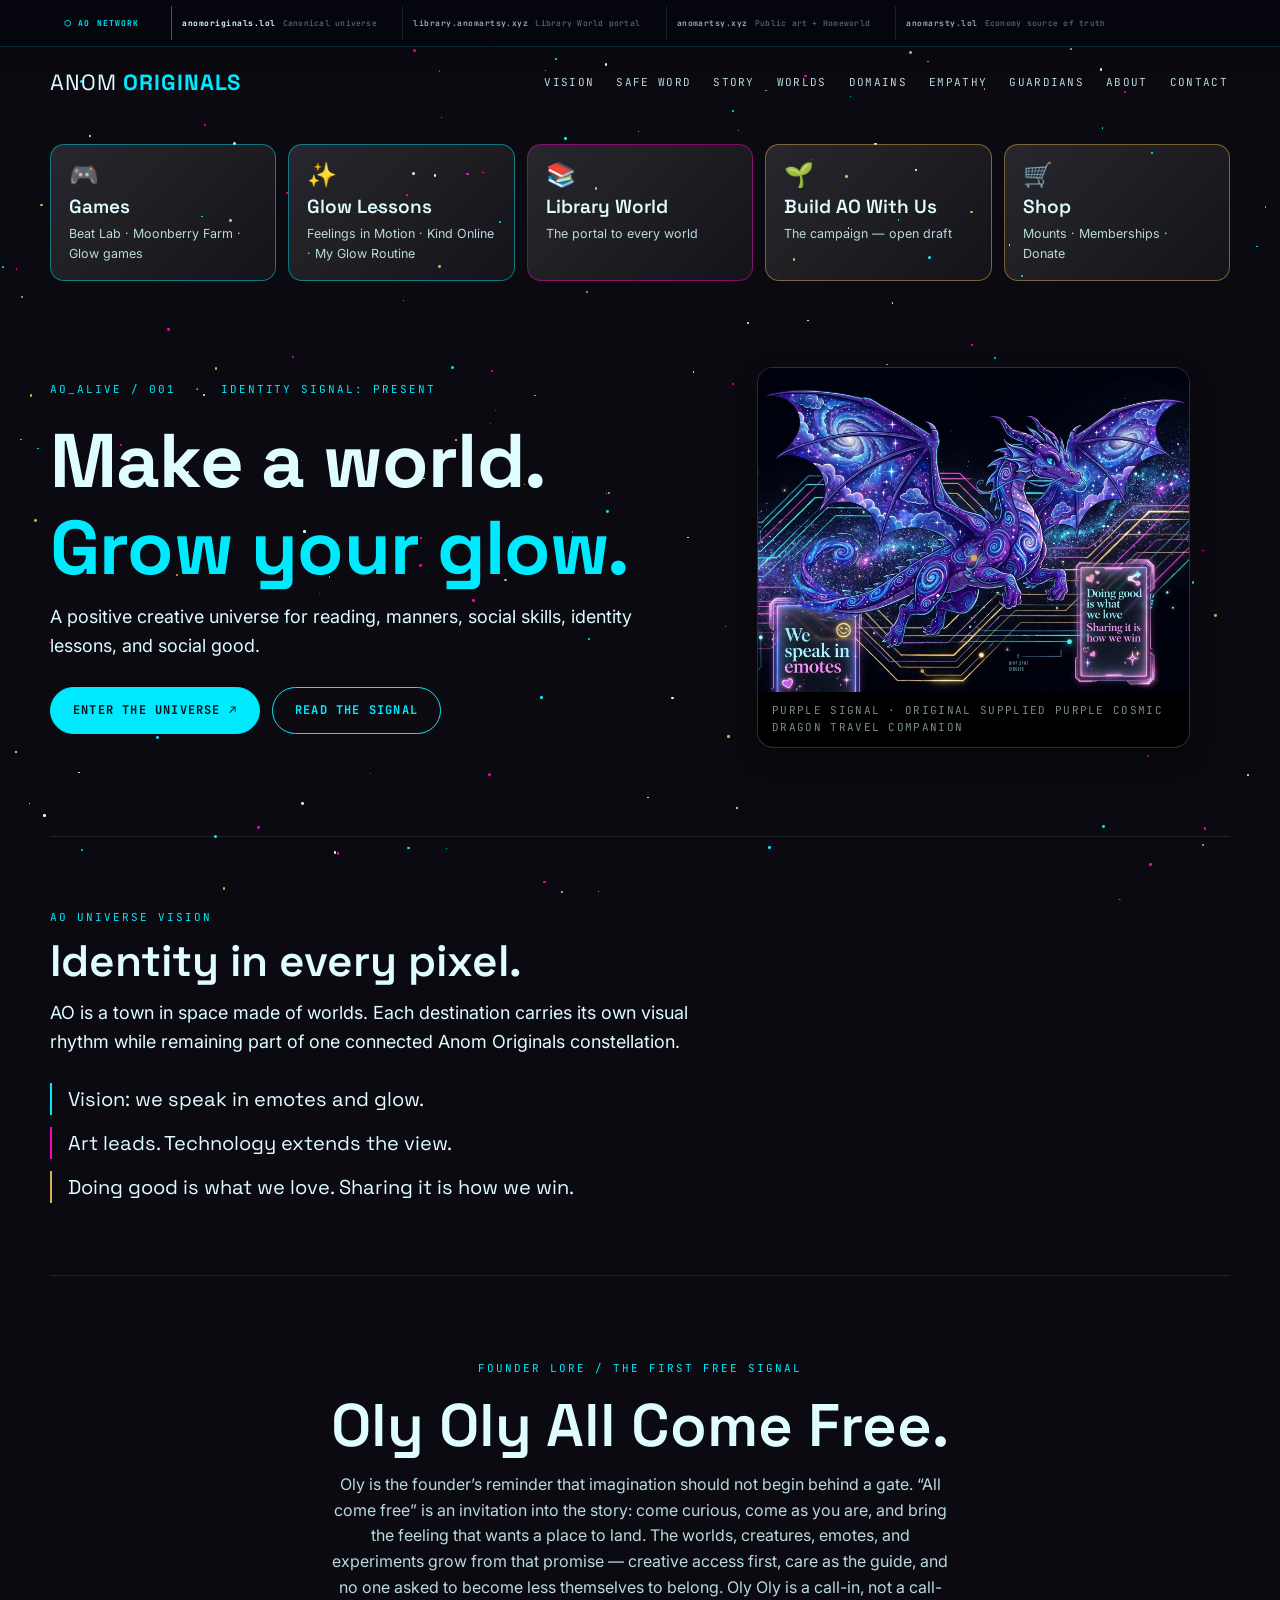
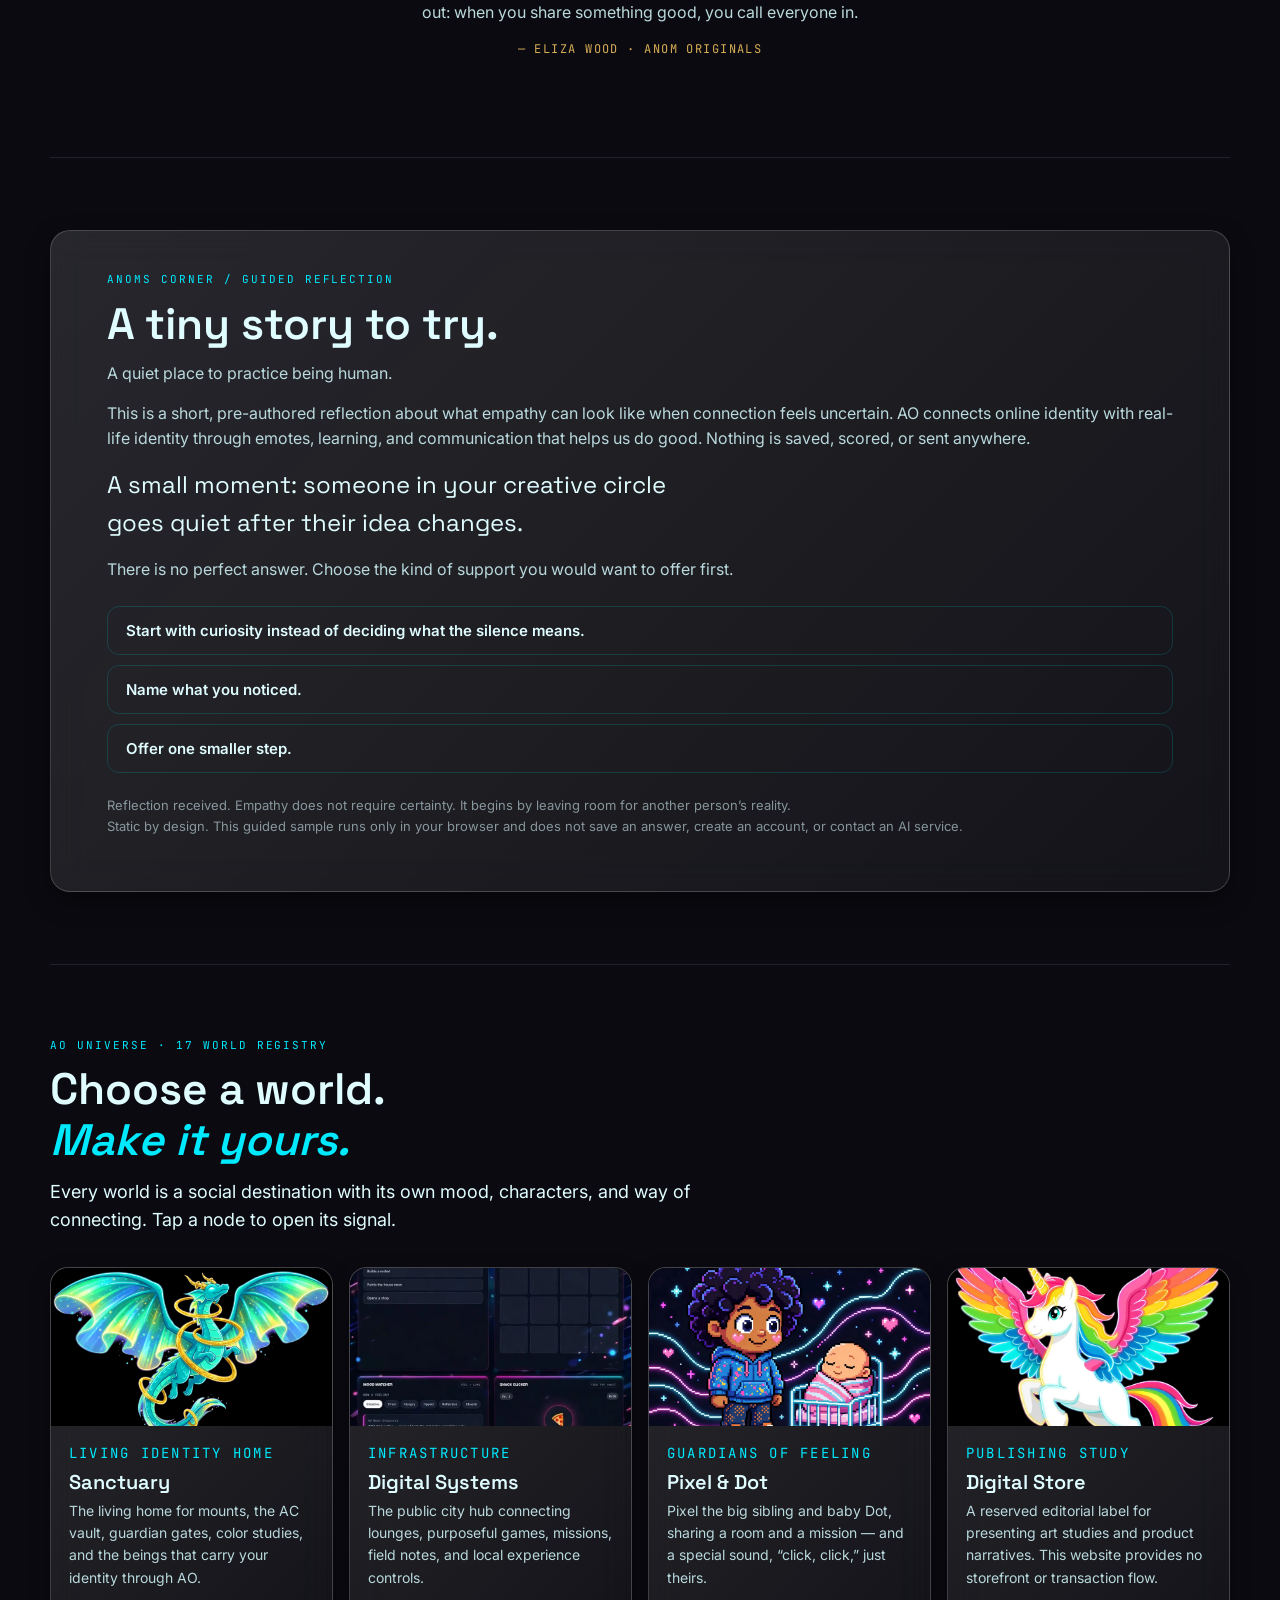
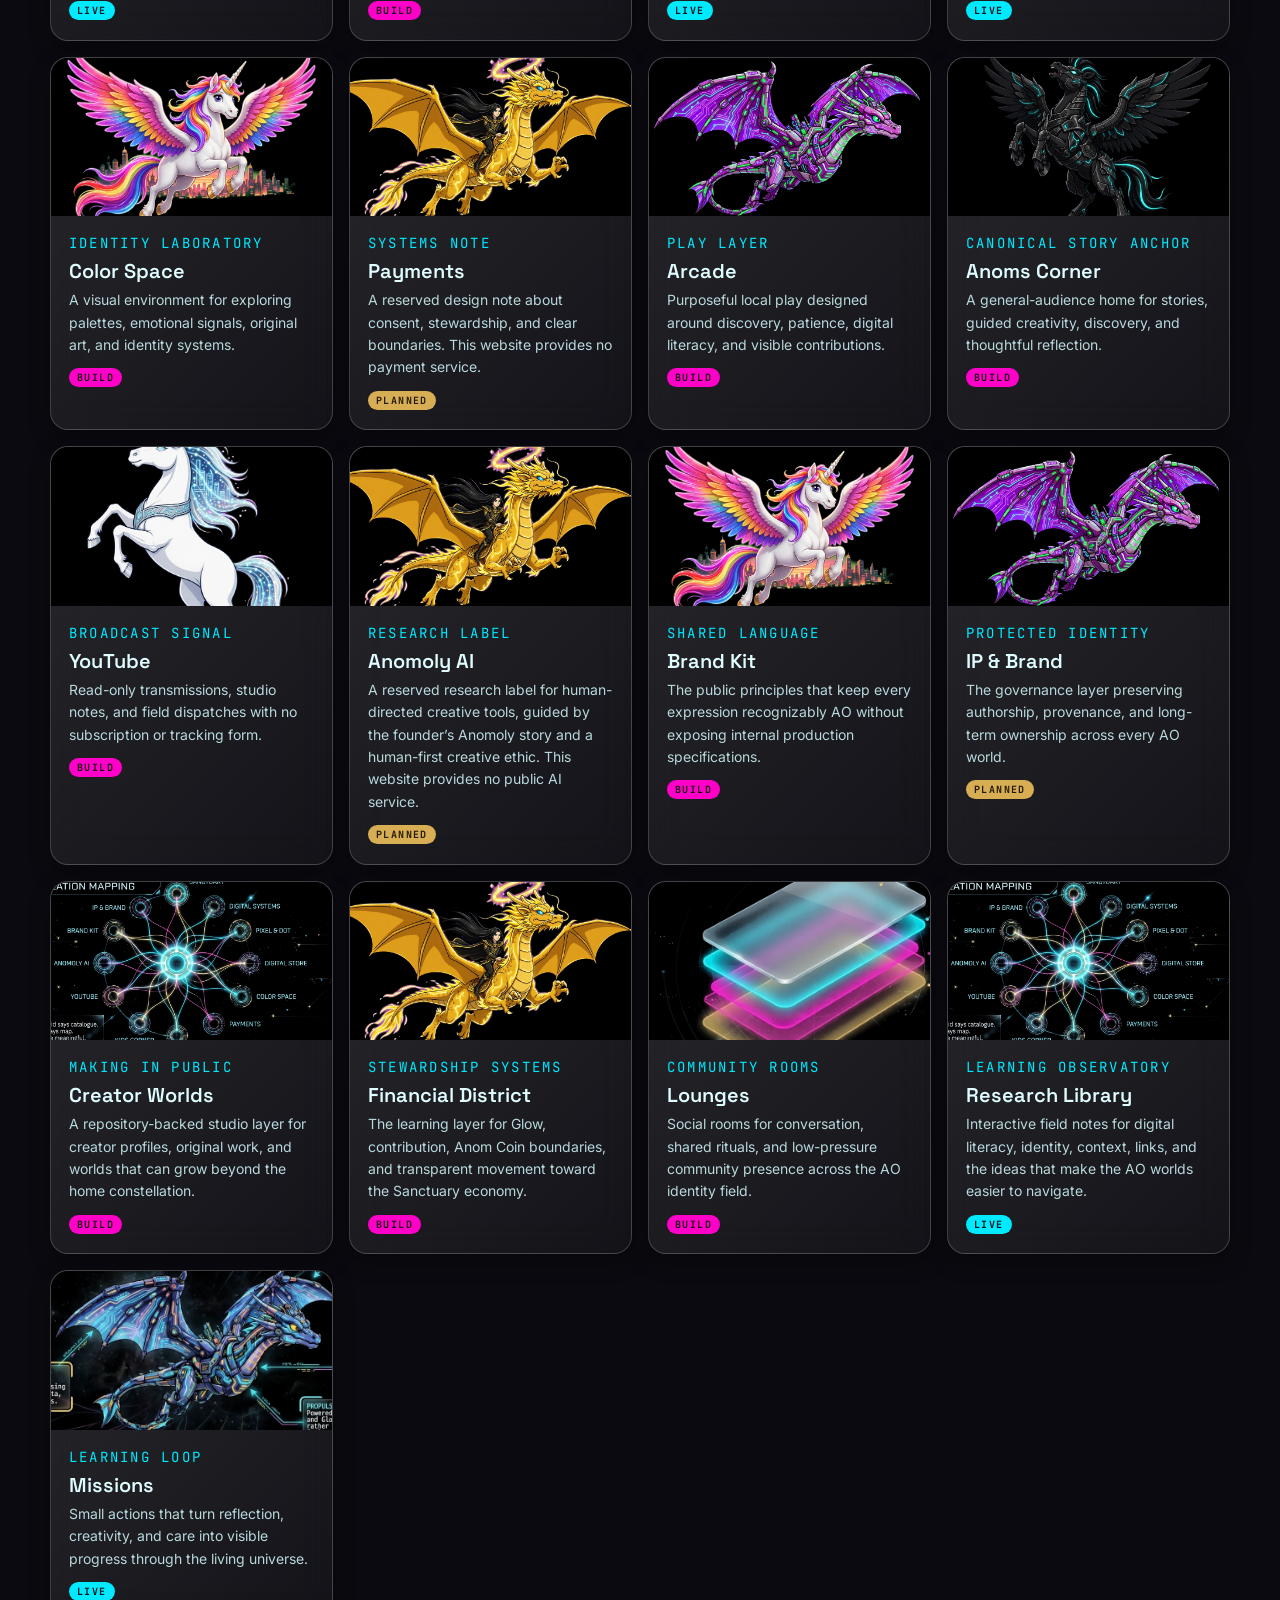
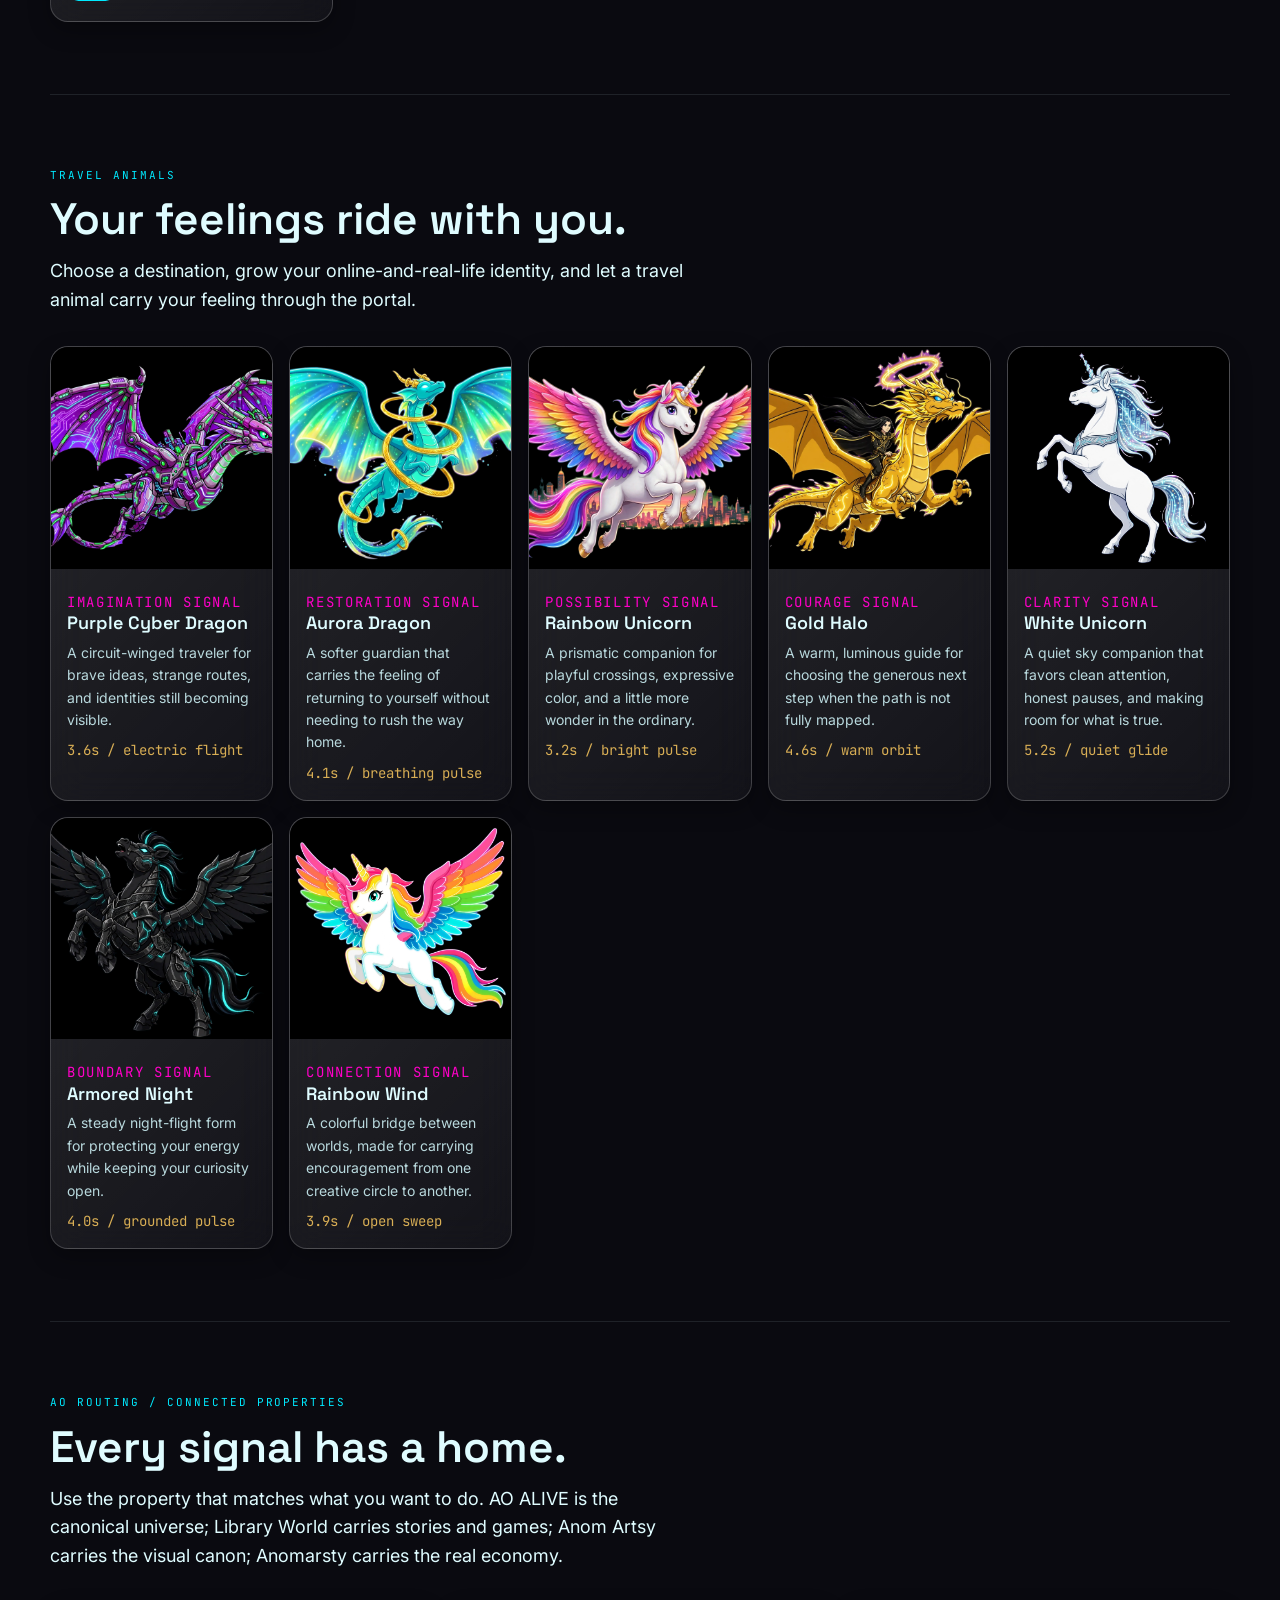
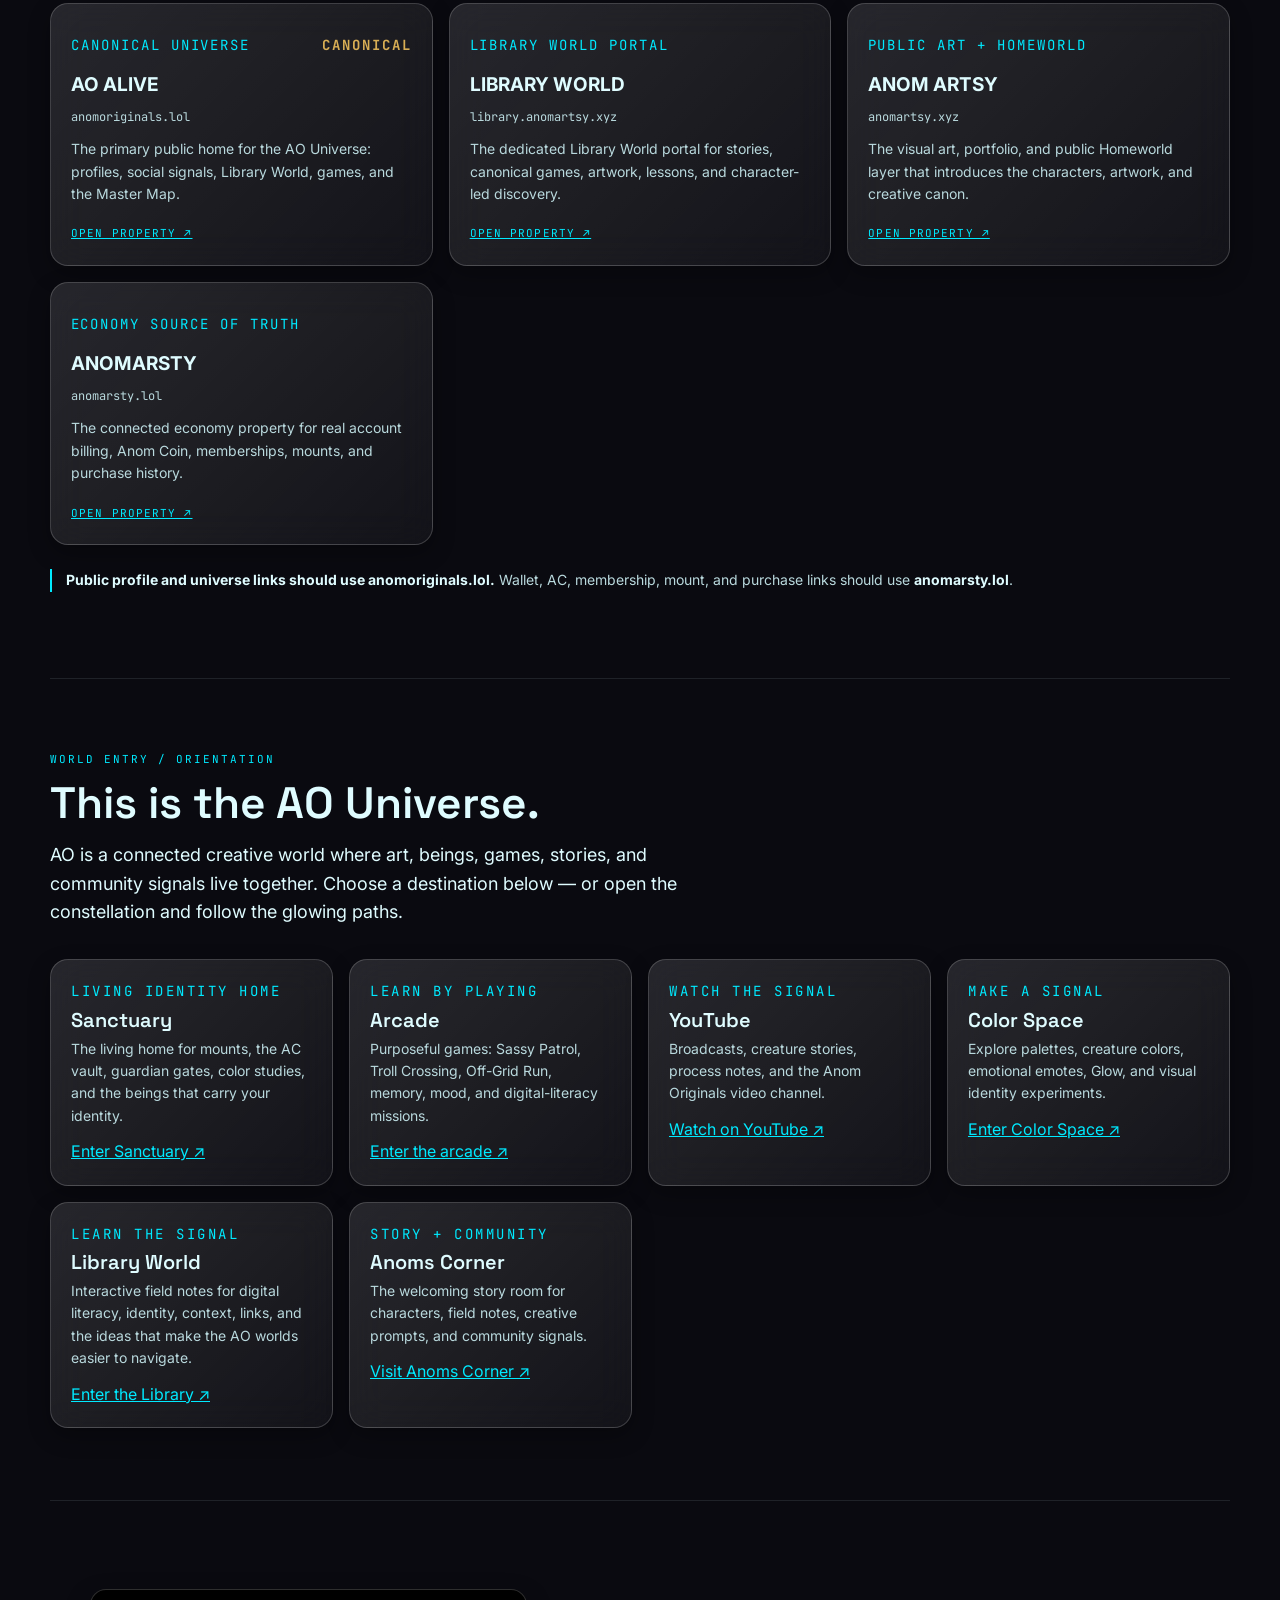
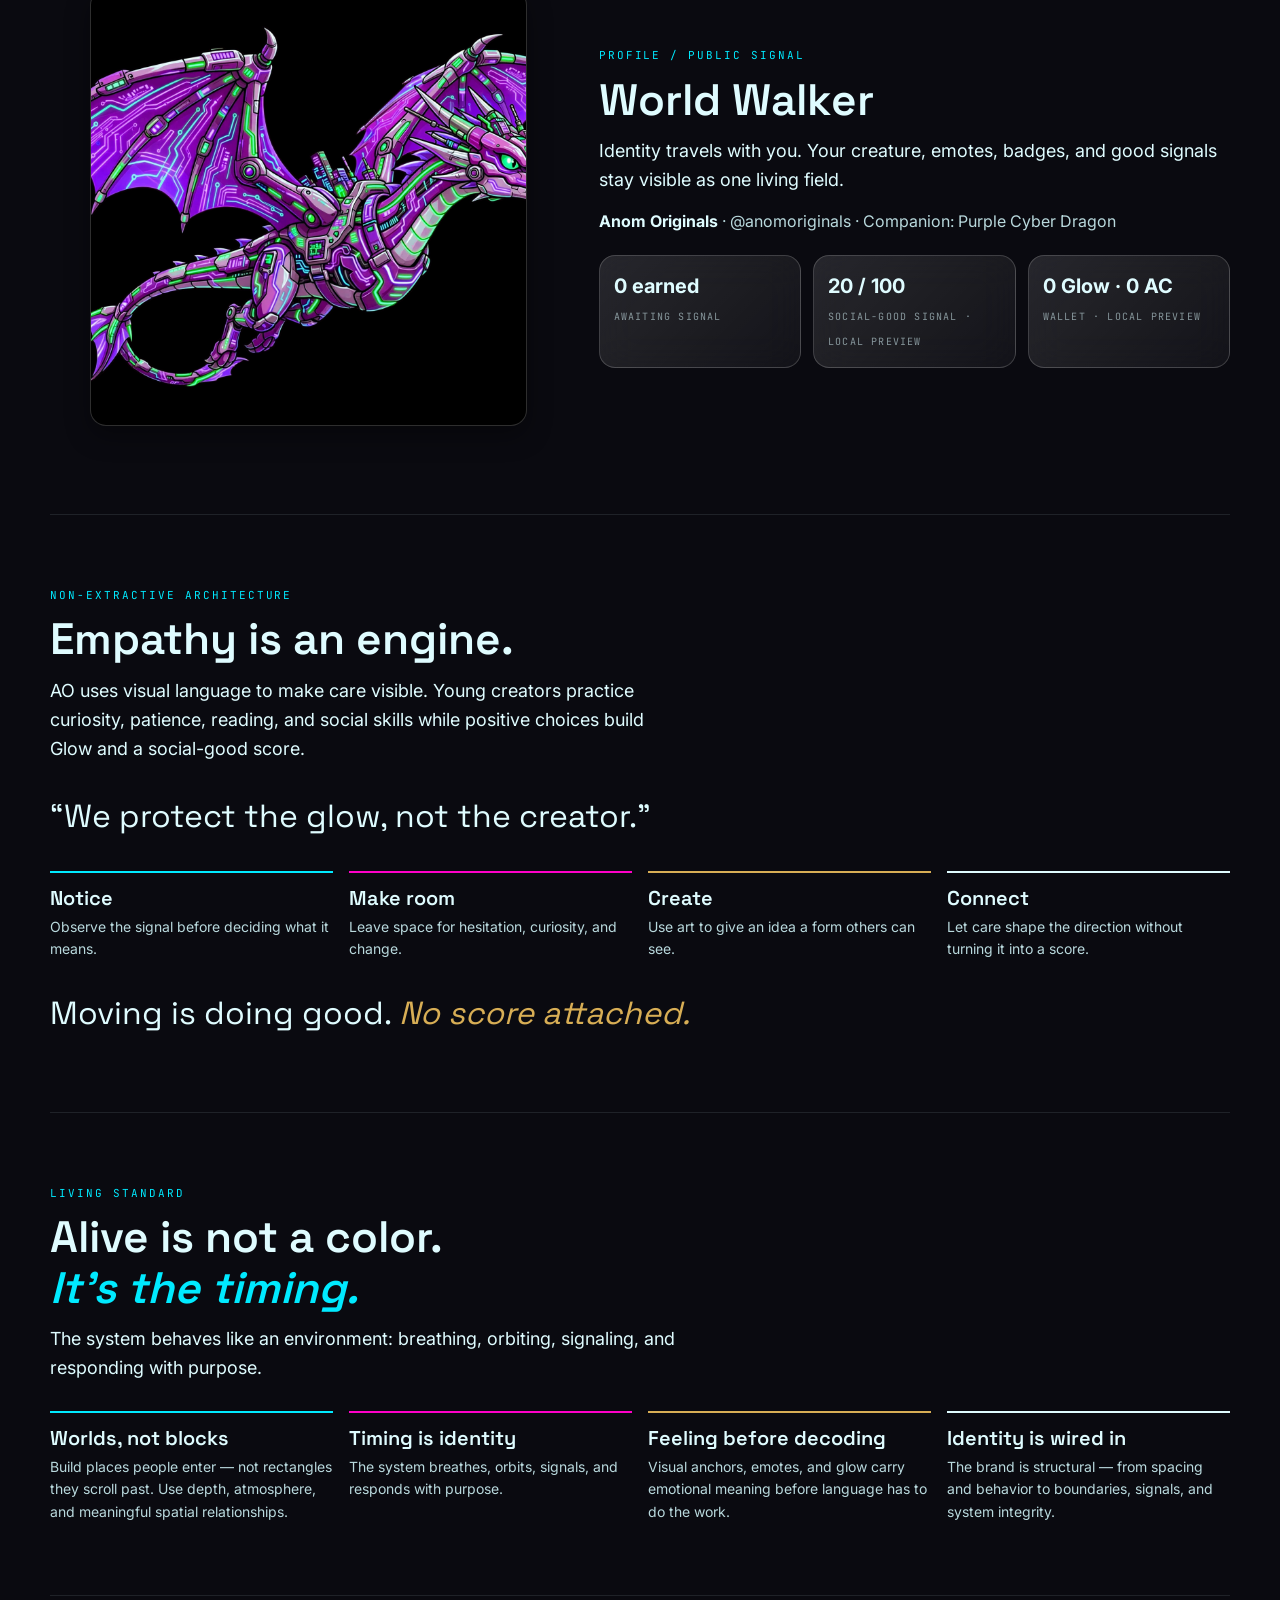
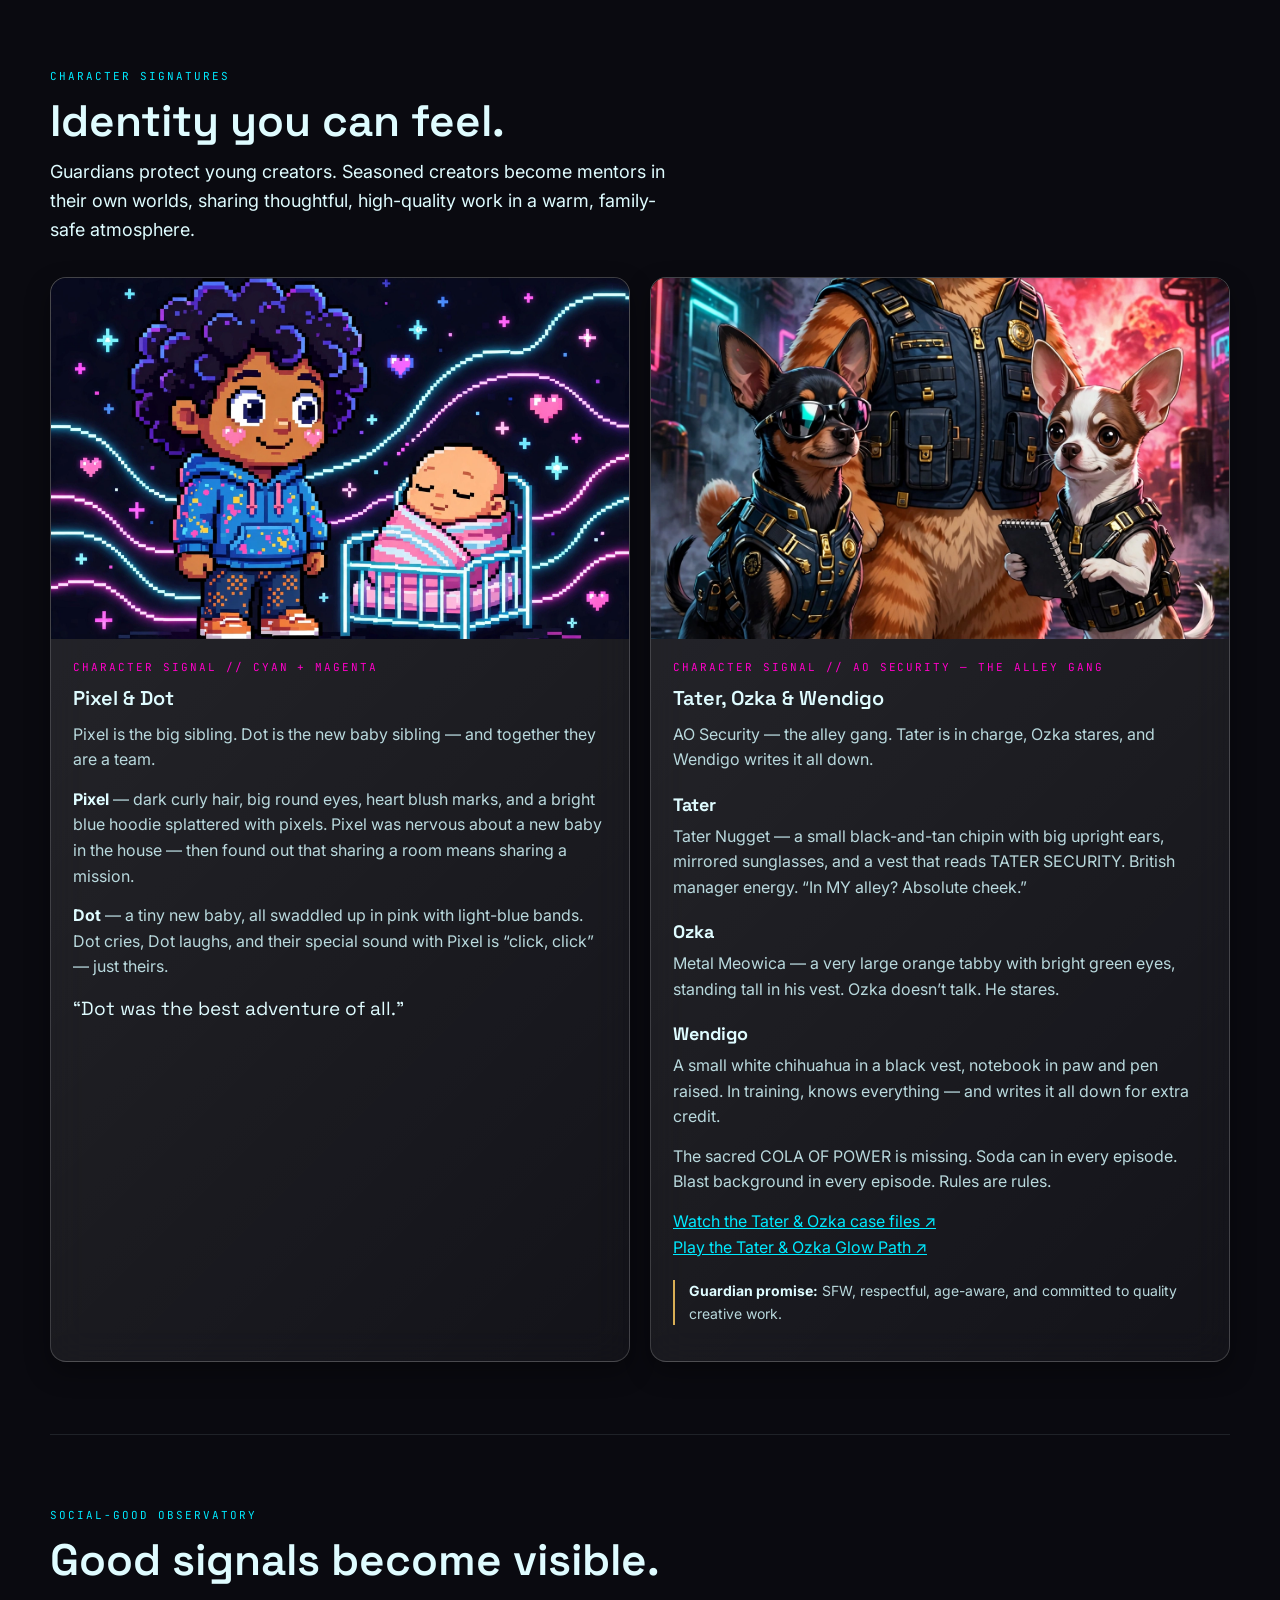
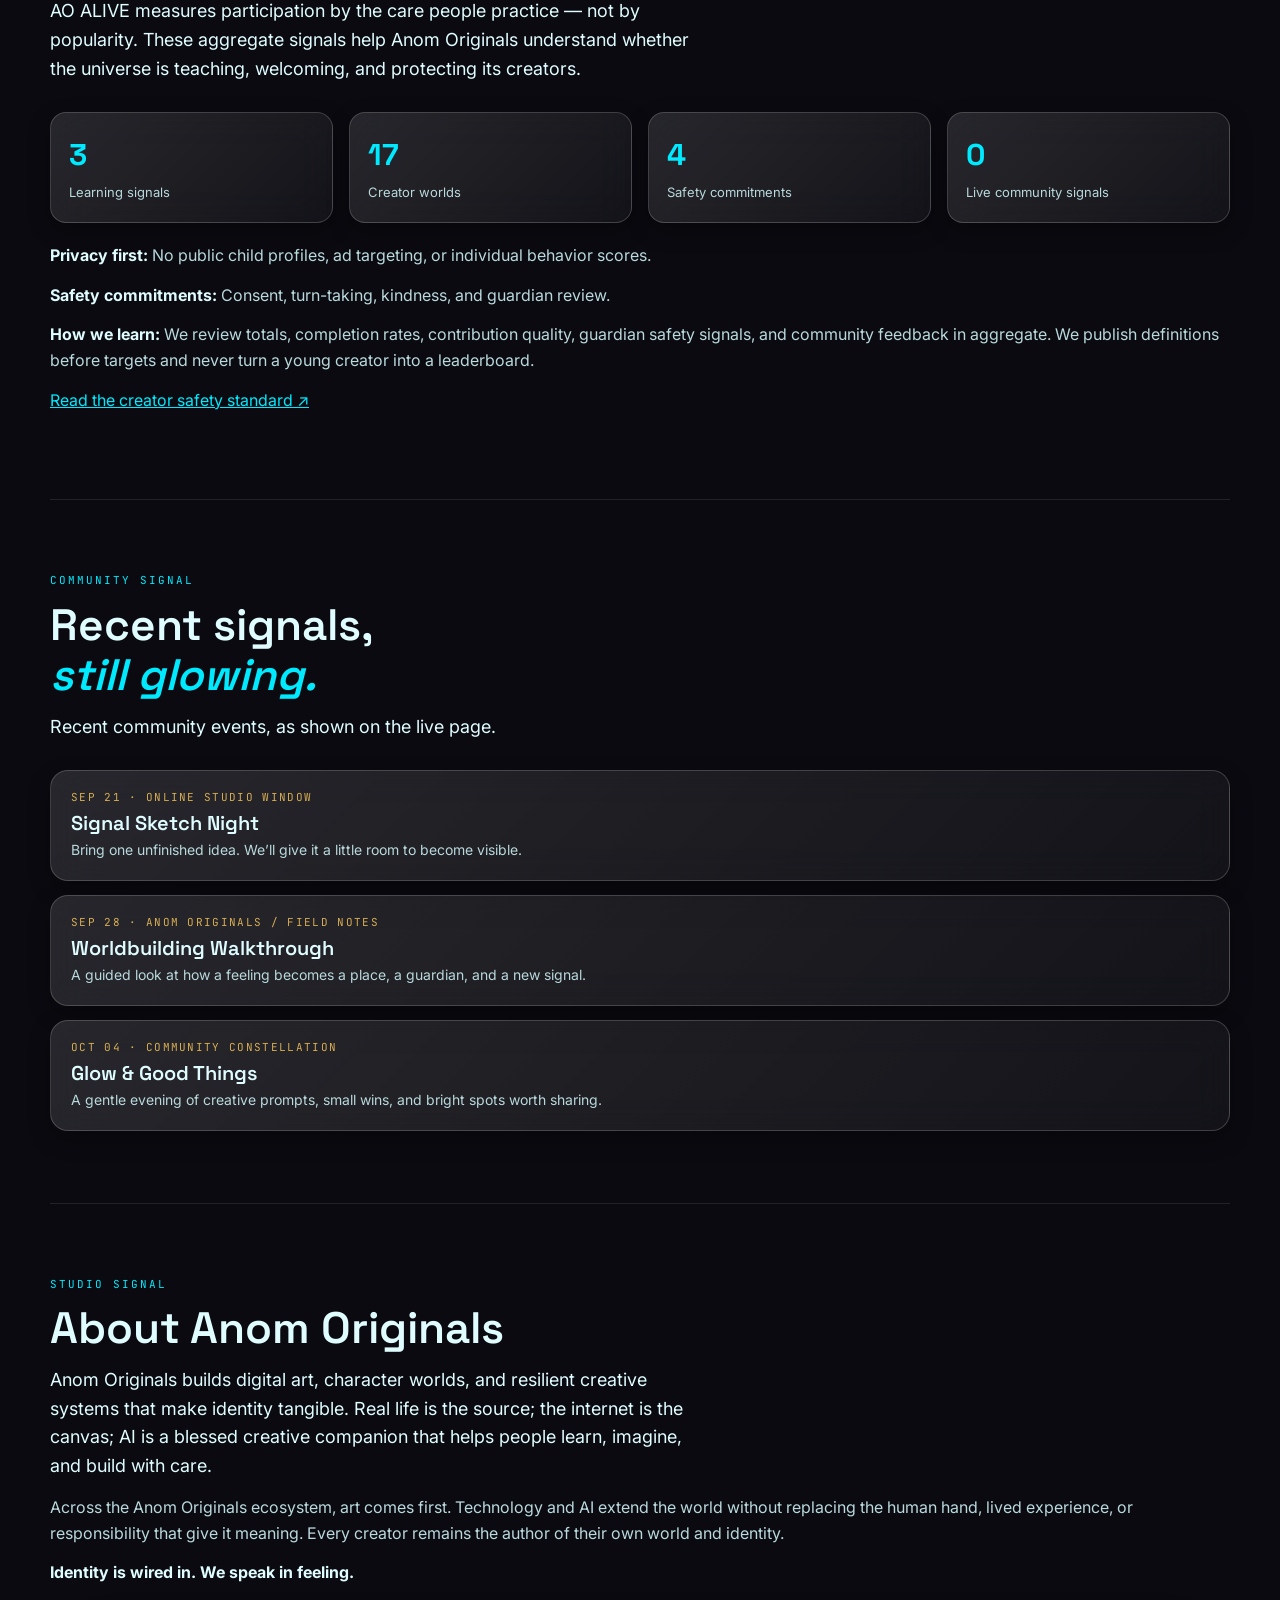
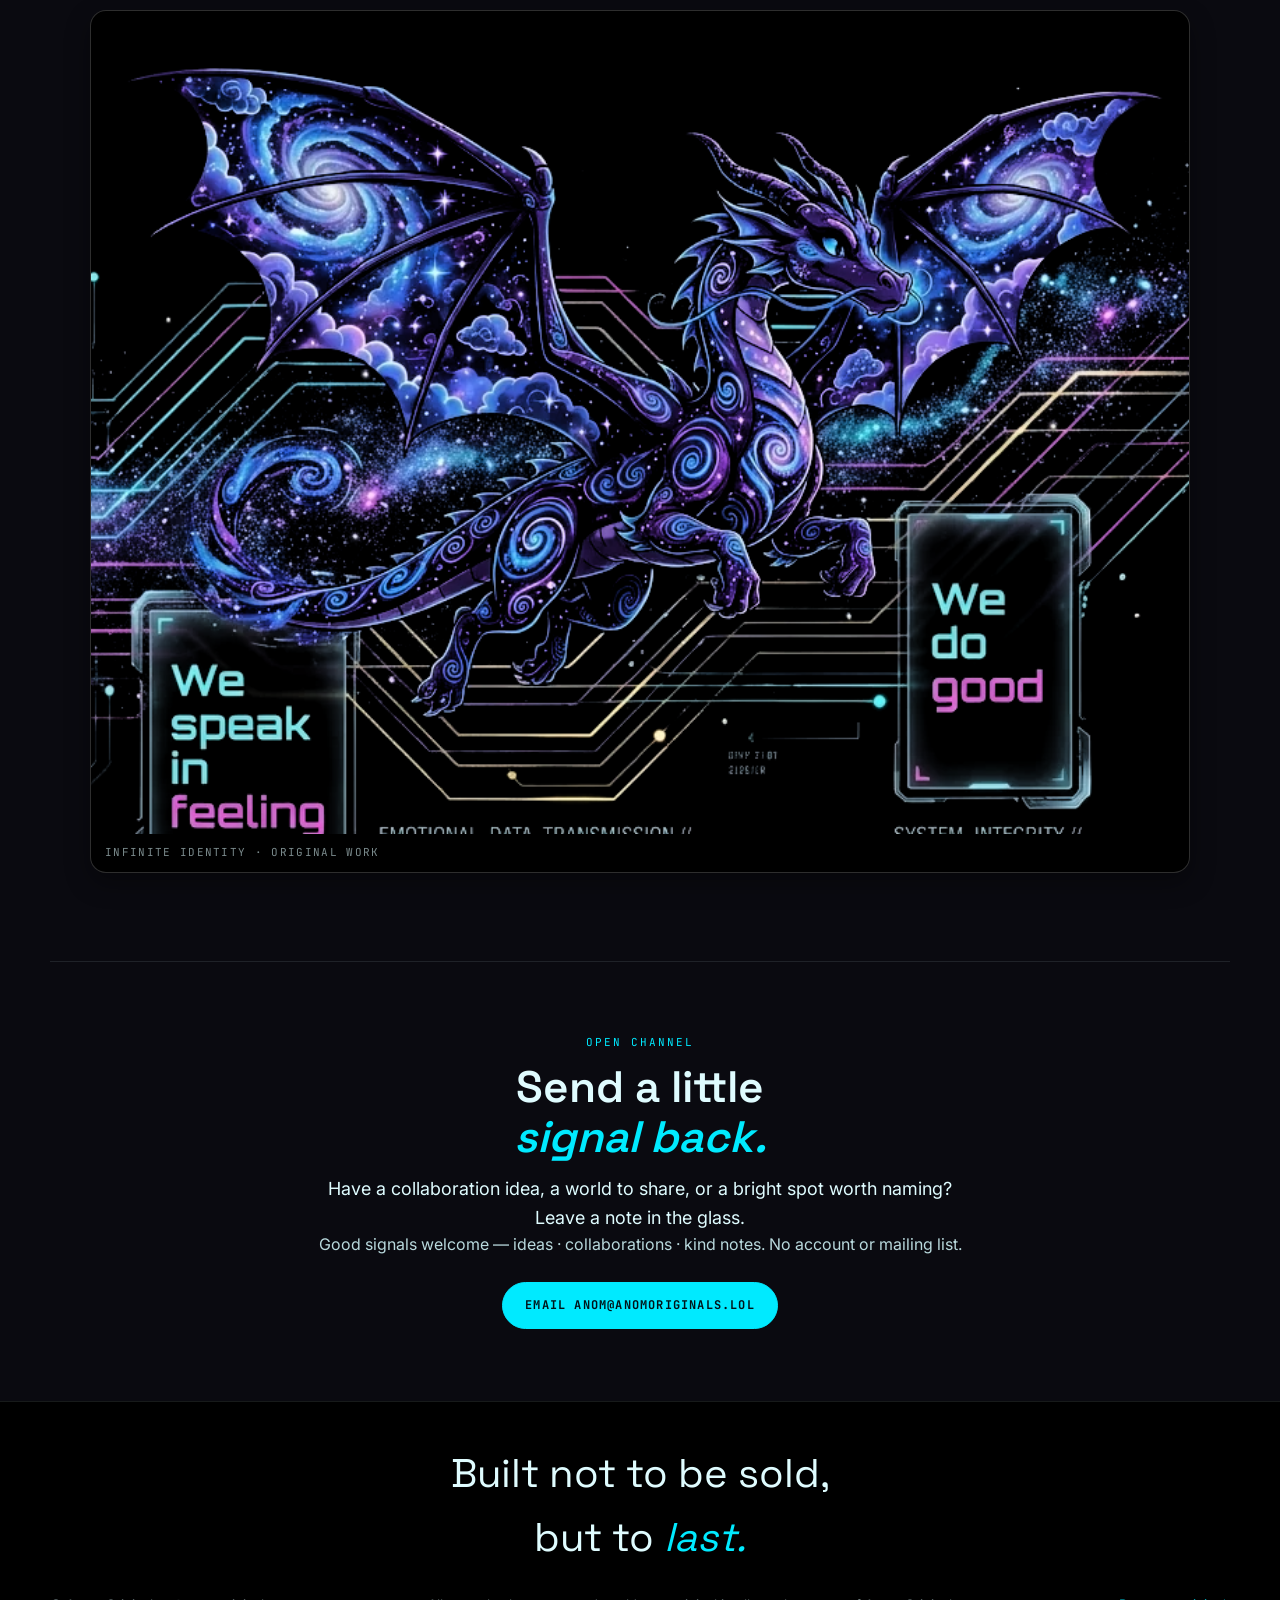
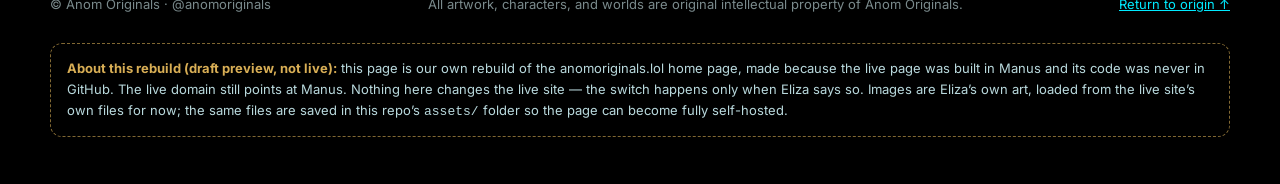
<file: index.html>
<!DOCTYPE html>
<html lang="en">
<head>
<meta charset="UTF-8">
<meta name="viewport" content="width=device-width, initial-scale=1.0, maximum-scale=5">
<meta name="theme-color" content="#0A0A10">
<meta name="description" content="AO ALIVE — immersive digital art, character worlds, and living identity systems by Anom Originals.">
<meta property="og:title" content="AO ALIVE — Identity in Every Pixel">
<meta property="og:description" content="Digital Art &amp; Identity by Anom Originals.">
<meta property="og:type" content="website">
<meta property="og:image" content="assets/hero-dragon-v2_ff49bf94.webp">
<title>AO ALIVE — Identity in Every Pixel</title>
<link rel="preconnect" href="https://fonts.googleapis.com">
<link rel="preconnect" href="https://fonts.gstatic.com" crossorigin>
<link href="https://fonts.googleapis.com/css2?family=Inter:wght@400;500;600;700&family=JetBrains+Mono:wght@400;500;600;700&family=Space+Grotesk:wght@400;500;600;700&family=Space+Mono:wght@400;700&display=swap" rel="stylesheet">
<link rel="stylesheet" href="styles.css">
<!--
  IMAGE NOTE: the art below is Eliza's own work. The images are self-hosted
  in this repo's assets/ folder (copied from the live site's own files),
  so the page does not depend on Manus hosting. Nothing here is generated
  or substituted art.
-->
</head>
<body id="top">
<!-- Starfield: 180 ambient stars, generated by the script at the end of
     this file (spec v2.0 §4). Each star drifts on its own period. -->
<div class="starfield" aria-hidden="true"></div>

<!-- ============ AO NETWORK strip — FIXED ============
     Live, this strip was one row with overflow-x:auto and a hidden
     scrollbar, so anomarsty.lol was cut off and the aoliving alias was
     fully off-screen. Here the links wrap onto a second row instead.
     Nov 24 2026: the two Manus-hosted links (Sanctuary runtime +
     aoliving alias) were REMOVED at Eliza's direction — no Manus
     links on her pages. Four links remain. -->
<nav class="ao-network" aria-label="AO ecosystem domains">
  <div class="ao-network__inner">
    <span class="ao-network__label">⬡ AO NETWORK</span>
    <div class="ao-network__links">
      <a class="ao-network__link is-canonical" href="https://anomoriginals.lol/" target="_blank" rel="noreferrer" title="AO ALIVE: Canonical universe"><span>anomoriginals.lol</span><small>Canonical universe</small></a>
      <a class="ao-network__link ao-network__link--magenta" href="https://library.anomartsy.xyz/" target="_blank" rel="noreferrer" title="LIBRARY WORLD: Library World portal"><span>library.anomartsy.xyz</span><small>Library World portal</small></a>
      <a class="ao-network__link" href="https://anomartsy.xyz/" target="_blank" rel="noreferrer" title="Anom Artsy: Public art + Homeworld"><span>anomartsy.xyz</span><small>Public art + Homeworld</small></a>
      <a class="ao-network__link ao-network__link--gold" href="https://anomarsty.lol/" target="_blank" rel="noreferrer" title="Anomarsty: Economy source of truth"><span>anomarsty.lol</span><small>Economy source of truth</small></a>
    </div>
  </div>
</nav>

<div class="wrap">
  <header class="site-header">
    <a class="wordmark" href="#top" aria-label="ANOM ORIGINALS home">ANOM <b>ORIGINALS</b></a>
    <nav class="site-nav" aria-label="Primary navigation">
      <a href="#vision">Vision</a>
      <a href="#safe-word">Safe word</a>
      <a href="#story">Story</a>
      <a href="#worlds">Worlds</a>
      <a href="#domains">Domains</a>
      <a href="#empathy">Empathy</a>
      <a href="#guardians">Guardians</a>
      <a href="#about">About</a>
      <a href="#contact">Contact</a>
    </nav>
  </header>
  <!-- ============ EXPLORE — the way to the updated content ============
       Added Nov 25 2026 at Eliza's direction: the homeworld carried no
       route to the new games, Glow lessons, library, campaign or shop.
       These are big doorway buttons, in the site's own idiom. -->
  <nav class="explore-nav" aria-label="Explore the updated AO sites">
    <a class="explore-nav__btn explore-nav__btn--cyan" href="https://anomartsy.xyz/games/"><span class="explore-nav__icon">🎮</span><span>Games</span><small>Beat Lab · Moonberry Farm · Glow games</small></a>
    <a class="explore-nav__btn explore-nav__btn--cyan" href="https://anomarsty.lol/glow/"><span class="explore-nav__icon">✨</span><span>Glow Lessons</span><small>Feelings in Motion · Kind Online · My Glow Routine</small></a>
    <a class="explore-nav__btn explore-nav__btn--magenta" href="https://library.anomartsy.xyz/"><span class="explore-nav__icon">📚</span><span>Library World</span><small>The portal to every world</small></a>
    <a class="explore-nav__btn explore-nav__btn--gold" href="https://anomartsy.xyz/build-ao-with-us/"><span class="explore-nav__icon">🌱</span><span>Build AO With Us</span><small>The campaign — open draft</small></a>
    <a class="explore-nav__btn explore-nav__btn--gold" href="https://anomarsty.lol/"><span class="explore-nav__icon">🛒</span><span>Shop</span><small>Mounts · Memberships · Donate</small></a>
  </nav>


  <!-- ============ HERO ============ -->
  <section class="hero">
    <div class="hero__grid">
      <div>
        <p class="hero__signal">AO_ALIVE / 001 &nbsp;·&nbsp; Identity signal: present</p>
        <h1>Make a world.<br><strong>Grow your glow.</strong></h1>
        <p class="lede">A positive creative universe for reading, manners, social skills, identity lessons, and social good.</p>
        <div class="hero-actions">
          <a class="btn" href="#worlds">Enter the universe ↗</a>
          <a class="btn btn--ghost" href="#vision">Read the signal</a>
        </div>
      </div>
      <figure class="hero__art">
        <img src="assets/hero-dragon-vision.webp" alt="Original purple cosmic dragon travel companion with luminous signal wings" width="1200" height="900">
        <div class="orbits" aria-hidden="true">
          <span class="orbit-dot orbit-dot--inner"></span>
          <span class="orbit-dot orbit-dot--moon"></span>
          <span class="orbit-dot orbit-dot--outer"></span>
          <span class="orbit-dot orbit-dot--hub"></span>
        </div>
        <figcaption>Purple signal · Original supplied purple cosmic dragon travel companion</figcaption>
      </figure>
    </div>
  </section>

  <!-- ============ 1 · VISION FIRST ============ -->
  <section id="vision">
    <p class="eyebrow">AO universe vision</p>
    <h2>Identity in every pixel.</h2>
    <p class="lede">AO is a town in space made of worlds. Each destination carries its own visual rhythm while remaining part of one connected Anom Originals constellation.</p>
    <ul class="vision-lines">
      <li>Vision: we speak in emotes and glow.</li>
      <li>Art leads. Technology extends the view.</li>
      <li>Doing good is what we love. Sharing it is how we win.</li>
    </ul>
  </section>

  <!-- ============ 2 · SAFE WORD RIGHT AFTER ============ -->
  <section id="safe-word" class="safe-word">
    <p class="eyebrow">Founder lore / The first free signal</p>
    <h2>Oly Oly All Come Free.</h2>
    <p>Oly is the founder&rsquo;s reminder that imagination should not begin behind a gate. &ldquo;All come free&rdquo; is an invitation into the story: come curious, come as you are, and bring the feeling that wants a place to land. The worlds, creatures, emotes, and experiments grow from that promise — creative access first, care as the guide, and no one asked to become less themselves to belong. Oly Oly is a call-in, not a call-out: when you share something good, you call everyone in.</p>
    <p class="attribution">— Eliza Wood · Anom Originals</p>
  </section>

  <!-- ============ 3 · A TINY STORY TO TRY ============ -->
  <section id="story">
    <div class="story house-3">
      <p class="eyebrow">Anoms Corner / Guided reflection</p>
      <h2>A tiny story to try.</h2>
      <p>A quiet place to practice being human.</p>
      <p>This is a short, pre-authored reflection about what empathy can look like when connection feels uncertain. AO connects online identity with real-life identity through emotes, learning, and communication that helps us do good. Nothing is saved, scored, or sent anywhere.</p>
      <p class="story__moment">A small moment: someone in your creative circle goes quiet after their idea changes.</p>
      <p>There is no perfect answer. Choose the kind of support you would want to offer first.</p>
      <div class="story__choices" role="group" aria-label="Choose a supportive response">
        <button class="story__choice" type="button" data-answer="a1" aria-pressed="false">Start with curiosity instead of deciding what the silence means.</button>
        <button class="story__choice" type="button" data-answer="a2" aria-pressed="false">Name what you noticed.</button>
        <button class="story__choice" type="button" data-answer="a3" aria-pressed="false">Offer one smaller step.</button>
      </div>
      <div class="story__answer" id="a1">
        <strong>Patience became an invitation.</strong>
        You chose curiosity before certainty. A gentle question can make space for someone to return in their own time.
      </div>
      <div class="story__answer" id="a2">
        <strong>Care became clarity.</strong>
        Share the change you observed without demanding an explanation. You noticed without judging. Clear, low-pressure language can help another person feel seen without feeling cornered.
      </div>
      <div class="story__answer" id="a3">
        <strong>Empathy became momentum.</strong>
        Lower the pressure by suggesting a simple way to reconnect. You made the next step feel possible. Support does not have to solve everything — it can begin with one manageable choice.
      </div>
      <p class="story__fineprint">Reflection received. Empathy does not require certainty. It begins by leaving room for another person&rsquo;s reality.<br>Static by design. This guided sample runs only in your browser and does not save an answer, create an account, or contact an AI service.</p>
    </div>
  </section>

  <!-- ============ 4 · INTO THE WORLDS ============ -->
  <section id="worlds">
    <p class="eyebrow">AO Universe · 17 world registry</p>
    <h2>Choose a world.<br><em>Make it yours.</em></h2>
    <p class="lede">Every world is a social destination with its own mood, characters, and way of connecting. Tap a node to open its signal.</p>
    <div class="worlds-grid">
      <a class="world-card" href="https://anomoriginals.lol/universe/sanctuary">
        <div class="world-card__art"><img src="assets/ridable_aurora_purple_d3b1c61f.png" alt="Sanctuary" loading="lazy"></div>
        <div class="world-card__body"><p class="world-card__eyebrow">Living identity home</p><h3>Sanctuary</h3><p>The living home for mounts, the AC vault, guardian gates, color studies, and the beings that carry your identity through AO.</p><span class="status status--live">Live</span></div>
      </a>
      <a class="world-card" href="https://anomoriginals.lol/city">
        <div class="world-card__art"><img src="assets/ao-city-sky_1bde1bd0.webp" alt="Digital Systems" loading="lazy"></div>
        <div class="world-card__body"><p class="world-card__eyebrow">Infrastructure</p><h3>Digital Systems</h3><p>The public city hub connecting lounges, purposeful games, missions, field notes, and local experience controls.</p><span class="status status--build">Build</span></div>
      </a>
      <a class="world-card house-1" href="https://anomoriginals.lol/#guardians">
        <div class="world-card__art"><img src="assets/pixel-dot-originals.webp" alt="Pixel and Dot, the big sibling and the new baby" loading="lazy"></div>
        <div class="world-card__body"><p class="world-card__eyebrow">Guardians of feeling</p><h3>Pixel &amp; Dot</h3><p>Pixel the big sibling and baby Dot, sharing a room and a mission — and a special sound, &ldquo;click, click,&rdquo; just theirs.</p><span class="status status--live">Live</span></div>
      </a>
      <a class="world-card" href="https://anomoriginals.myspreadshop.com/" target="_blank" rel="noreferrer">
        <div class="world-card__art"><img src="assets/ridable_rainbow_purple_f47f8e26.png" alt="Digital Store" loading="lazy"></div>
        <div class="world-card__body"><p class="world-card__eyebrow">Publishing study</p><h3>Digital Store</h3><p>A reserved editorial label for presenting art studies and product narratives. This website provides no storefront or transaction flow.</p><span class="status status--live">Live</span></div>
      </a>
      <a class="world-card" href="https://anomoriginals.lol/world/color-space">
        <div class="world-card__art"><img src="assets/ridable_rainbow_unicorn_v2_c0daf823.png" alt="Color Space" loading="lazy"></div>
        <div class="world-card__body"><p class="world-card__eyebrow">Identity laboratory</p><h3>Color Space</h3><p>A visual environment for exploring palettes, emotional signals, original art, and identity systems.</p><span class="status status--build">Build</span></div>
      </a>
      <a class="world-card" href="https://anomoriginals.lol/economy">
        <div class="world-card__art"><img src="assets/ridable_gold_halo_purple_87cea1f5.png" alt="Payments" loading="lazy"></div>
        <div class="world-card__body"><p class="world-card__eyebrow">Systems note</p><h3>Payments</h3><p>A reserved design note about consent, stewardship, and clear boundaries. This website provides no payment service.</p><span class="status status--planned">Planned</span></div>
      </a>
      <a class="world-card house-4" href="https://anomartsy.xyz/games/">
        <div class="world-card__art"><img src="assets/purple-cyber-dragon_e8b5dc5f.webp" alt="Arcade" loading="lazy"></div>
        <div class="world-card__body"><p class="world-card__eyebrow">Play layer</p><h3>Arcade</h3><p>Purposeful local play designed around discovery, patience, digital literacy, and visible contributions.</p><span class="status status--build">Build</span></div>
      </a>
      <a class="world-card" href="https://anomoriginals.lol/universe/anoms-corner">
        <div class="world-card__art"><img src="assets/ridable_armored_dark_v2(1)_a7da9249.png" alt="Anoms Corner" loading="lazy"></div>
        <div class="world-card__body"><p class="world-card__eyebrow">Canonical story anchor</p><h3>Anoms Corner</h3><p>A general-audience home for stories, guided creativity, discovery, and thoughtful reflection.</p><span class="status status--build">Build</span></div>
      </a>
      <a class="world-card" href="https://anomoriginals.lol/world/youtube">
        <div class="world-card__art"><img src="assets/ridable_white_unicorn_v2(1)_4ccf183c.png" alt="YouTube" loading="lazy"></div>
        <div class="world-card__body"><p class="world-card__eyebrow">Broadcast signal</p><h3>YouTube</h3><p>Read-only transmissions, studio notes, and field dispatches with no subscription or tracking form.</p><span class="status status--build">Build</span></div>
      </a>
      <a class="world-card" href="https://anomoriginals.lol/help">
        <div class="world-card__art"><img src="assets/ridable_gold_halo_purple_87cea1f5.png" alt="Anomoly AI" loading="lazy"></div>
        <div class="world-card__body"><p class="world-card__eyebrow">Research label</p><h3>Anomoly AI</h3><p>A reserved research label for human-directed creative tools, guided by the founder&rsquo;s Anomoly story and a human-first creative ethic. This website provides no public AI service.</p><span class="status status--planned">Planned</span></div>
      </a>
      <a class="world-card" href="https://anomoriginals.lol/#principles">
        <div class="world-card__art"><img src="assets/ridable_rainbow_unicorn_v2_c0daf823.png" alt="Brand Kit" loading="lazy"></div>
        <div class="world-card__body"><p class="world-card__eyebrow">Shared language</p><h3>Brand Kit</h3><p>The public principles that keep every expression recognizably AO without exposing internal production specifications.</p><span class="status status--build">Build</span></div>
      </a>
      <a class="world-card" href="https://anomoriginals.lol/#about">
        <div class="world-card__art"><img src="assets/purple-cyber-dragon_e8b5dc5f.webp" alt="IP &amp; Brand" loading="lazy"></div>
        <div class="world-card__body"><p class="world-card__eyebrow">Protected identity</p><h3>IP &amp; Brand</h3><p>The governance layer preserving authorship, provenance, and long-term ownership across every AO world.</p><span class="status status--planned">Planned</span></div>
      </a>
      <a class="world-card" href="https://anomoriginals.lol/world/creator-worlds">
        <div class="world-card__art"><img src="assets/gallery-constellation-v2_8f984acc.webp" alt="Creator Worlds" loading="lazy"></div>
        <div class="world-card__body"><p class="world-card__eyebrow">Making in public</p><h3>Creator Worlds</h3><p>A repository-backed studio layer for creator profiles, original work, and worlds that can grow beyond the home constellation.</p><span class="status status--build">Build</span></div>
      </a>
      <a class="world-card" href="https://anomoriginals.lol/world/financial-district">
        <div class="world-card__art"><img src="assets/ridable_gold_halo_purple_87cea1f5.png" alt="Financial District" loading="lazy"></div>
        <div class="world-card__body"><p class="world-card__eyebrow">Stewardship systems</p><h3>Financial District</h3><p>The learning layer for Glow, contribution, Anom Coin boundaries, and transparent movement toward the Sanctuary economy.</p><span class="status status--build">Build</span></div>
      </a>
      <a class="world-card" href="https://anomoriginals.lol/lounges">
        <div class="world-card__art"><img src="assets/gallery-living-glass-v2_8e5e674b.webp" alt="Lounges" loading="lazy"></div>
        <div class="world-card__body"><p class="world-card__eyebrow">Community rooms</p><h3>Lounges</h3><p>Social rooms for conversation, shared rituals, and low-pressure community presence across the AO identity field.</p><span class="status status--build">Build</span></div>
      </a>
      <a class="world-card" href="https://library.anomartsy.xyz/">
        <div class="world-card__art"><img src="assets/gallery-constellation-v2_8f984acc.webp" alt="Research Library" loading="lazy"></div>
        <div class="world-card__body"><p class="world-card__eyebrow">Learning observatory</p><h3>Research Library</h3><p>Interactive field notes for digital literacy, identity, context, links, and the ideas that make the AO worlds easier to navigate.</p><span class="status status--live">Live</span></div>
      </a>
      <a class="world-card" href="https://anomoriginals.lol/missions">
        <div class="world-card__art"><img src="assets/gallery-empathy-engine_cca63724.webp" alt="Missions" loading="lazy"></div>
        <div class="world-card__body"><p class="world-card__eyebrow">Learning loop</p><h3>Missions</h3><p>Small actions that turn reflection, creativity, and care into visible progress through the living universe.</p><span class="status status--live">Live</span></div>
      </a>
    </div>
  </section>

  <!-- ============ TRAVEL ANIMALS ============ -->
  <section id="animals">
    <p class="eyebrow">Travel animals</p>
    <h2>Your feelings ride with you.</h2>
    <p class="lede">Choose a destination, grow your online-and-real-life identity, and let a travel animal carry your feeling through the portal.</p>
    <div class="animals">
      <article class="animal">
        <img src="assets/purple-cyber-dragon_e8b5dc5f.webp" alt="Purple Cyber Dragon" loading="lazy">
        <div class="animal__body"><p class="animal__signal">Imagination signal</p><h3>Purple Cyber Dragon</h3><p>A circuit-winged traveler for brave ideas, strange routes, and identities still becoming visible.</p><p class="animal__timing">3.6s / electric flight</p></div>
      </article>
      <article class="animal">
        <img src="assets/ridable_aurora_purple_d3b1c61f.png" alt="Aurora Dragon" loading="lazy">
        <div class="animal__body"><p class="animal__signal">Restoration signal</p><h3>Aurora Dragon</h3><p>A softer guardian that carries the feeling of returning to yourself without needing to rush the way home.</p><p class="animal__timing">4.1s / breathing pulse</p></div>
      </article>
      <article class="animal">
        <img src="assets/ridable_rainbow_unicorn_v2_c0daf823.png" alt="Rainbow Unicorn" loading="lazy">
        <div class="animal__body"><p class="animal__signal">Possibility signal</p><h3>Rainbow Unicorn</h3><p>A prismatic companion for playful crossings, expressive color, and a little more wonder in the ordinary.</p><p class="animal__timing">3.2s / bright pulse</p></div>
      </article>
      <article class="animal">
        <img src="assets/ridable_gold_halo_purple_87cea1f5.png" alt="Gold Halo" loading="lazy">
        <div class="animal__body"><p class="animal__signal">Courage signal</p><h3>Gold Halo</h3><p>A warm, luminous guide for choosing the generous next step when the path is not fully mapped.</p><p class="animal__timing">4.6s / warm orbit</p></div>
      </article>
      <article class="animal">
        <img src="assets/ridable_white_unicorn_v2(1)_4ccf183c.png" alt="White Unicorn" loading="lazy">
        <div class="animal__body"><p class="animal__signal">Clarity signal</p><h3>White Unicorn</h3><p>A quiet sky companion that favors clean attention, honest pauses, and making room for what is true.</p><p class="animal__timing">5.2s / quiet glide</p></div>
      </article>
      <article class="animal">
        <img src="assets/ridable_armored_dark_v2(1)_a7da9249.png" alt="Armored Night" loading="lazy">
        <div class="animal__body"><p class="animal__signal">Boundary signal</p><h3>Armored Night</h3><p>A steady night-flight form for protecting your energy while keeping your curiosity open.</p><p class="animal__timing">4.0s / grounded pulse</p></div>
      </article>
      <article class="animal">
        <img src="assets/ridable_rainbow_purple_f47f8e26.png" alt="Rainbow Wind" loading="lazy">
        <div class="animal__body"><p class="animal__signal">Connection signal</p><h3>Rainbow Wind</h3><p>A colorful bridge between worlds, made for carrying encouragement from one creative circle to another.</p><p class="animal__timing">3.9s / open sweep</p></div>
      </article>
    </div>
  </section>

  <!-- ============ EVERY SIGNAL HAS A HOME ============ -->
  <section id="domains">
    <p class="eyebrow">AO routing / Connected properties</p>
    <h2>Every signal has a home.</h2>
    <p class="lede">Use the property that matches what you want to do. AO ALIVE is the canonical universe; Library World carries stories and games; Anom Artsy carries the visual canon; Anomarsty carries the real economy.</p>
    <div class="domain-grid">
      <article class="domain-card">
        <p class="domain-card__top"><span>Canonical universe</span><b>Canonical</b></p>
        <strong>AO ALIVE</strong><code>anomoriginals.lol</code>
        <p>The primary public home for the AO Universe: profiles, social signals, Library World, games, and the Master Map.</p>
        <a href="https://anomoriginals.lol/" target="_blank" rel="noreferrer">Open property ↗</a>
      </article>
      <article class="domain-card">
        <p class="domain-card__top"><span>Library World portal</span></p>
        <strong>LIBRARY WORLD</strong><code>library.anomartsy.xyz</code>
        <p>The dedicated Library World portal for stories, canonical games, artwork, lessons, and character-led discovery.</p>
        <a href="https://library.anomartsy.xyz/" target="_blank" rel="noreferrer">Open property ↗</a>
      </article>
      <article class="domain-card">
        <p class="domain-card__top"><span>Public art + Homeworld</span></p>
        <strong>ANOM ARTSY</strong><code>anomartsy.xyz</code>
        <p>The visual art, portfolio, and public Homeworld layer that introduces the characters, artwork, and creative canon.</p>
        <a href="https://anomartsy.xyz/" target="_blank" rel="noreferrer">Open property ↗</a>
      </article>
      <article class="domain-card">
        <p class="domain-card__top"><span>Economy source of truth</span></p>
        <strong>ANOMARSTY</strong><code>anomarsty.lol</code>
        <p>The connected economy property for real account billing, Anom Coin, memberships, mounts, and purchase history.</p>
        <a href="https://anomarsty.lol/" target="_blank" rel="noreferrer">Open property ↗</a>
      </article>
    </div>
    <p class="routing-note"><b>Public profile and universe links should use anomoriginals.lol.</b> Wallet, AC, membership, mount, and purchase links should use <b>anomarsty.lol</b>.</p>
  </section>

  <!-- ============ THIS IS THE AO UNIVERSE ============ -->
  <section id="wayfinding">
    <p class="eyebrow">World entry / Orientation</p>
    <h2>This is the AO Universe.</h2>
    <p class="lede">AO is a connected creative world where art, beings, games, stories, and community signals live together. Choose a destination below — or open the constellation and follow the glowing paths.</p>
    <div class="dest-grid">
      <article class="dest"><p class="eyebrow">Living identity home</p><h3>Sanctuary</h3><p>The living home for mounts, the AC vault, guardian gates, color studies, and the beings that carry your identity.</p><a href="https://anomoriginals.lol/universe/sanctuary">Enter Sanctuary ↗</a></article>
      <article class="dest"><p class="eyebrow">Learn by playing</p><h3>Arcade</h3><p>Purposeful games: Sassy Patrol, Troll Crossing, Off-Grid Run, memory, mood, and digital-literacy missions.</p><a href="https://anomartsy.xyz/games/">Enter the arcade ↗</a></article>
      <article class="dest"><p class="eyebrow">Watch the signal</p><h3>YouTube</h3><p>Broadcasts, creature stories, process notes, and the Anom Originals video channel.</p><a href="https://www.youtube.com/@anomoriginals" target="_blank" rel="noreferrer">Watch on YouTube ↗</a></article>
      <article class="dest"><p class="eyebrow">Make a signal</p><h3>Color Space</h3><p>Explore palettes, creature colors, emotional emotes, Glow, and visual identity experiments.</p><a href="https://anomoriginals.lol/world/color-space">Enter Color Space ↗</a></article>
      <article class="dest"><p class="eyebrow">Learn the signal</p><h3>Library World</h3><p>Interactive field notes for digital literacy, identity, context, links, and the ideas that make the AO worlds easier to navigate.</p><a href="https://library.anomartsy.xyz/">Enter the Library ↗</a></article>
      <article class="dest"><p class="eyebrow">Story + Community</p><h3>Anoms Corner</h3><p>The welcoming story room for characters, field notes, creative prompts, and community signals.</p><a href="https://anomoriginals.lol/universe/anoms-corner">Visit Anoms Corner ↗</a></article>
    </div>
  </section>

  <!-- ============ PROFILE ============ -->
  <section id="profile">
    <div class="profile">
      <figure class="profile__art">
        <img src="assets/purple-cyber-dragon_e8b5dc5f.webp" alt="Purple Cyber Dragon, profile travel companion" loading="lazy">
      </figure>
      <div>
        <p class="eyebrow">Profile / Public signal</p>
        <h2>World Walker</h2>
        <p class="lede">Identity travels with you. Your creature, emotes, badges, and good signals stay visible as one living field.</p>
        <p><b style="color:var(--ink)">Anom Originals</b> · @anomoriginals · Companion: Purple Cyber Dragon</p>
        <div class="profile__stats">
          <div class="profile__stat"><b>0 earned</b><span>Awaiting signal</span></div>
          <div class="profile__stat"><b>20 / 100</b><span>Social-good signal · local preview</span></div>
          <div class="profile__stat"><b>0 Glow · 0 AC</b><span>Wallet · local preview</span></div>
        </div>
      </div>
    </div>
  </section>

  <!-- ============ EMPATHY ENGINE ============ -->
  <section id="empathy">
    <p class="eyebrow">Non-extractive architecture</p>
    <h2>Empathy is an engine.</h2>
    <p class="lede">AO uses visual language to make care visible. Young creators practice curiosity, patience, reading, and social skills while positive choices build Glow and a social-good score.</p>
    <p class="quote">&ldquo;We protect the glow, not the creator.&rdquo;</p>
    <div class="steps">
      <div class="step"><h3>Notice</h3><p>Observe the signal before deciding what it means.</p></div>
      <div class="step"><h3>Make room</h3><p>Leave space for hesitation, curiosity, and change.</p></div>
      <div class="step"><h3>Create</h3><p>Use art to give an idea a form others can see.</p></div>
      <div class="step"><h3>Connect</h3><p>Let care shape the direction without turning it into a score.</p></div>
    </div>
    <p class="quote">Moving is doing good. <em>No score attached.</em></p>
  </section>

  <!-- ============ LIVING STANDARD ============ -->
  <section id="standard">
    <p class="eyebrow">Living standard</p>
    <h2>Alive is not a color.<br><em>It&rsquo;s the timing.</em></h2>
    <p class="lede">The system behaves like an environment: breathing, orbiting, signaling, and responding with purpose.</p>
    <div class="steps">
      <div class="step"><h3>Worlds, not blocks</h3><p>Build places people enter — not rectangles they scroll past. Use depth, atmosphere, and meaningful spatial relationships.</p></div>
      <div class="step"><h3>Timing is identity</h3><p>The system breathes, orbits, signals, and responds with purpose.</p></div>
      <div class="step"><h3>Feeling before decoding</h3><p>Visual anchors, emotes, and glow carry emotional meaning before language has to do the work.</p></div>
      <div class="step"><h3>Identity is wired in</h3><p>The brand is structural — from spacing and behavior to boundaries, signals, and system integrity.</p></div>
    </div>
  </section>

  <!-- ============ GUARDIANS ============ -->
  <section id="guardians">
    <p class="eyebrow">Character signatures</p>
    <h2>Identity you can feel.</h2>
    <p class="lede">Guardians protect young creators. Seasoned creators become mentors in their own worlds, sharing thoughtful, high-quality work in a warm, family-safe atmosphere.</p>
    <div class="guardian-grid">
      <article class="guardian house-1">
        <img src="assets/pixel-dot-originals.webp" alt="Pixel, the big sibling in a bright blue pixel-splatter hoodie, beside baby Dot swaddled in pink in a neon crib" loading="lazy">
        <div class="guardian__body">
          <p class="eyebrow">Character signal // Cyan + Magenta</p>
          <h3>Pixel &amp; Dot</h3>
          <p>Pixel is the big sibling. Dot is the new baby sibling — and together they are a team.</p>
          <p><b style="color:var(--ink)">Pixel</b> — dark curly hair, big round eyes, heart blush marks, and a bright blue hoodie splattered with pixels. Pixel was nervous about a new baby in the house — then found out that sharing a room means sharing a mission.</p>
          <p><b style="color:var(--ink)">Dot</b> — a tiny new baby, all swaddled up in pink with light-blue bands. Dot cries, Dot laughs, and their special sound with Pixel is &ldquo;click, click&rdquo; — just theirs.</p>
          <blockquote>&ldquo;Dot was the best adventure of all.&rdquo;</blockquote>
        </div>
      </article>
      <article class="guardian house-2">
        <img src="assets/trio-tater-ozka-wendigo.webp" alt="Tater, Ozka and Wendigo, the AO Security alley gang, in a neon alley with the red cola can" loading="lazy">
        <div class="guardian__body">
          <p class="eyebrow">Character signal // AO Security — the alley gang</p>
          <h3>Tater, Ozka &amp; Wendigo</h3>
          <p>AO Security — the alley gang. Tater is in charge, Ozka stares, and Wendigo writes it all down.</p>
          <h4>Tater</h4>
          <p>Tater Nugget — a small black-and-tan chipin with big upright ears, mirrored sunglasses, and a vest that reads TATER SECURITY. British manager energy. &ldquo;In MY alley? Absolute cheek.&rdquo;</p>
          <h4>Ozka</h4>
          <p>Metal Meowica — a very large orange tabby with bright green eyes, standing tall in his vest. Ozka doesn&rsquo;t talk. He stares.</p>
          <h4>Wendigo</h4>
          <p>A small white chihuahua in a black vest, notebook in paw and pen raised. In training, knows everything — and writes it all down for extra credit.</p>
          <p>The sacred COLA OF POWER is missing. Soda can in every episode. Blast background in every episode. Rules are rules.</p>
          <p><a href="https://www.youtube.com/playlist?list=PLKaszvXcP1bw" target="_blank" rel="noreferrer">Watch the Tater &amp; Ozka case files ↗</a><br><a href="https://anomarsty.lol/glow/">Play the Tater &amp; Ozka Glow Path ↗</a></p>
          <p class="guardian__promise"><b>Guardian promise:</b> SFW, respectful, age-aware, and committed to quality creative work.</p>
        </div>
      </article>
    </div>
  </section>

  <!-- ============ SOCIAL-GOOD OBSERVATORY ============ -->
  <section id="observatory">
    <p class="eyebrow">Social-good observatory</p>
    <h2>Good signals become visible.</h2>
    <p class="lede">AO ALIVE measures participation by the care people practice — not by popularity. These aggregate signals help Anom Originals understand whether the universe is teaching, welcoming, and protecting its creators.</p>
    <div class="stats-row">
      <div class="stat"><b>3</b><span>Learning signals</span></div>
      <div class="stat"><b>17</b><span>Creator worlds</span></div>
      <div class="stat"><b>4</b><span>Safety commitments</span></div>
      <div class="stat"><b>0</b><span>Live community signals</span></div>
    </div>
    <p style="margin-top:20px"><b style="color:var(--ink)">Privacy first:</b> No public child profiles, ad targeting, or individual behavior scores.</p>
    <p><b style="color:var(--ink)">Safety commitments:</b> Consent, turn-taking, kindness, and guardian review.</p>
    <p><b style="color:var(--ink)">How we learn:</b> We review totals, completion rates, contribution quality, guardian safety signals, and community feedback in aggregate. We publish definitions before targets and never turn a young creator into a leaderboard.</p>
    <p><a href="https://anomoriginals.lol/safety">Read the creator safety standard ↗</a></p>
  </section>

  <!-- ============ RECENT SIGNALS ============ -->
  <section id="events">
    <p class="eyebrow">Community signal</p>
    <h2>Recent signals,<br><em>still glowing.</em></h2>
    <p class="lede">Recent community events, as shown on the live page.</p>
    <div class="event-list">
      <article class="event"><p class="event__meta">Sep 21 · Online studio window</p><h3>Signal Sketch Night</h3><p>Bring one unfinished idea. We&rsquo;ll give it a little room to become visible.</p></article>
      <article class="event"><p class="event__meta">Sep 28 · Anom Originals / Field Notes</p><h3>Worldbuilding Walkthrough</h3><p>A guided look at how a feeling becomes a place, a guardian, and a new signal.</p></article>
      <article class="event"><p class="event__meta">Oct 04 · Community constellation</p><h3>Glow &amp; Good Things</h3><p>A gentle evening of creative prompts, small wins, and bright spots worth sharing.</p></article>
    </div>
  </section>

  <!-- ============ ABOUT ============ -->
  <section id="about">
    <p class="eyebrow">Studio signal</p>
    <h2>About Anom Originals</h2>
    <p class="lede">Anom Originals builds digital art, character worlds, and resilient creative systems that make identity tangible. Real life is the source; the internet is the canvas; AI is a blessed creative companion that helps people learn, imagine, and build with care.</p>
    <p>Across the Anom Originals ecosystem, art comes first. Technology and AI extend the world without replacing the human hand, lived experience, or responsibility that give it meaning. Every creator remains the author of their own world and identity.</p>
    <p><b style="color:var(--ink)">Identity is wired in. We speak in feeling.</b></p>
    <figure class="hero__art" style="margin-top:24px">
      <img src="assets/gallery-infinite-identity-v2_994408b5.webp" alt="Infinite Identity — cosmic AO dragon with galaxy-patterned wings and neon circuitry" loading="lazy">
      <figcaption>Infinite Identity · Original work</figcaption>
    </figure>
  </section>

  <!-- ============ CONTACT ============ -->
  <section id="contact" class="contact">
    <p class="eyebrow">Open channel</p>
    <h2>Send a little<br><em>signal back.</em></h2>
    <p class="lede" style="margin:0 auto">Have a collaboration idea, a world to share, or a bright spot worth naming? Leave a note in the glass.</p>
    <p>Good signals welcome — ideas · collaborations · kind notes. No account or mailing list.</p>
    <a class="btn" href="mailto:anom@anomoriginals.lol?subject=AO%20ALIVE%20signal">Email anom@anomoriginals.lol</a>
  </section>
</div>

<footer>
  <div class="wrap">
    <p class="closing">Built not to be sold,<br>but to <em>last.</em></p>
    <div class="footer-row">
      <span>© Anom Originals · @anomoriginals</span>
      <span>All artwork, characters, and worlds are original intellectual property of Anom Originals.</span>
      <a href="#top">Return to origin ↑</a>
    </div>
    <div class="draft-note">
      <b>About this rebuild (draft preview, not live):</b> this page is our own rebuild of the anomoriginals.lol home page, made because the live page was built in Manus and its code was never in GitHub. The live domain still points at Manus. Nothing here changes the live site — the switch happens only when Eliza says so. Images are Eliza&rsquo;s own art, loaded from the live site&rsquo;s own files for now; the same files are saved in this repo&rsquo;s <code>assets/</code> folder so the page can become fully self-hosted.
    </div>
  </div>
</footer>

<script>
// Starfield (spec v2.0 §4): 180 ambient stars, cyan / magenta / gold,
// opacity 0.7 to 1.0, each drifting on its own period so nothing pulses together.
(function () {
  var field = document.querySelector('.starfield');
  if (!field) return;
  var colours = ['#00eaff', '#ff00c8', '#d8ae55', '#dffcff'];
  var periods = [3.2, 3.6, 3.9, 4.1, 2.6, 3.8, 4.0, 6.0, 7.0];
  for (var i = 0; i < 180; i++) {
    var star = document.createElement('span');
    star.className = 'star';
    var size = (Math.random() * 2 + 1).toFixed(1);
    star.style.width = size + 'px';
    star.style.height = size + 'px';
    star.style.left = (Math.random() * 100).toFixed(2) + '%';
    star.style.top = (Math.random() * 100).toFixed(2) + '%';
    star.style.background = colours[i % colours.length];
    star.style.animationDuration = periods[i % periods.length] + 's';
    star.style.animationDelay = (-Math.random() * 7).toFixed(2) + 's';
    field.appendChild(star);
  }
})();

// Tiny story: one choice at a time, nothing saved or sent anywhere.
document.querySelectorAll('.story__choice').forEach(function (btn) {
  btn.addEventListener('click', function () {
    document.querySelectorAll('.story__choice').forEach(function (b) { b.setAttribute('aria-pressed', 'false'); });
    document.querySelectorAll('.story__answer').forEach(function (a) { a.classList.remove('show'); });
    btn.setAttribute('aria-pressed', 'true');
    var ans = document.getElementById(btn.getAttribute('data-answer'));
    if (ans) ans.classList.add('show');
  });
});
</script>
</body>
</html>
</file>
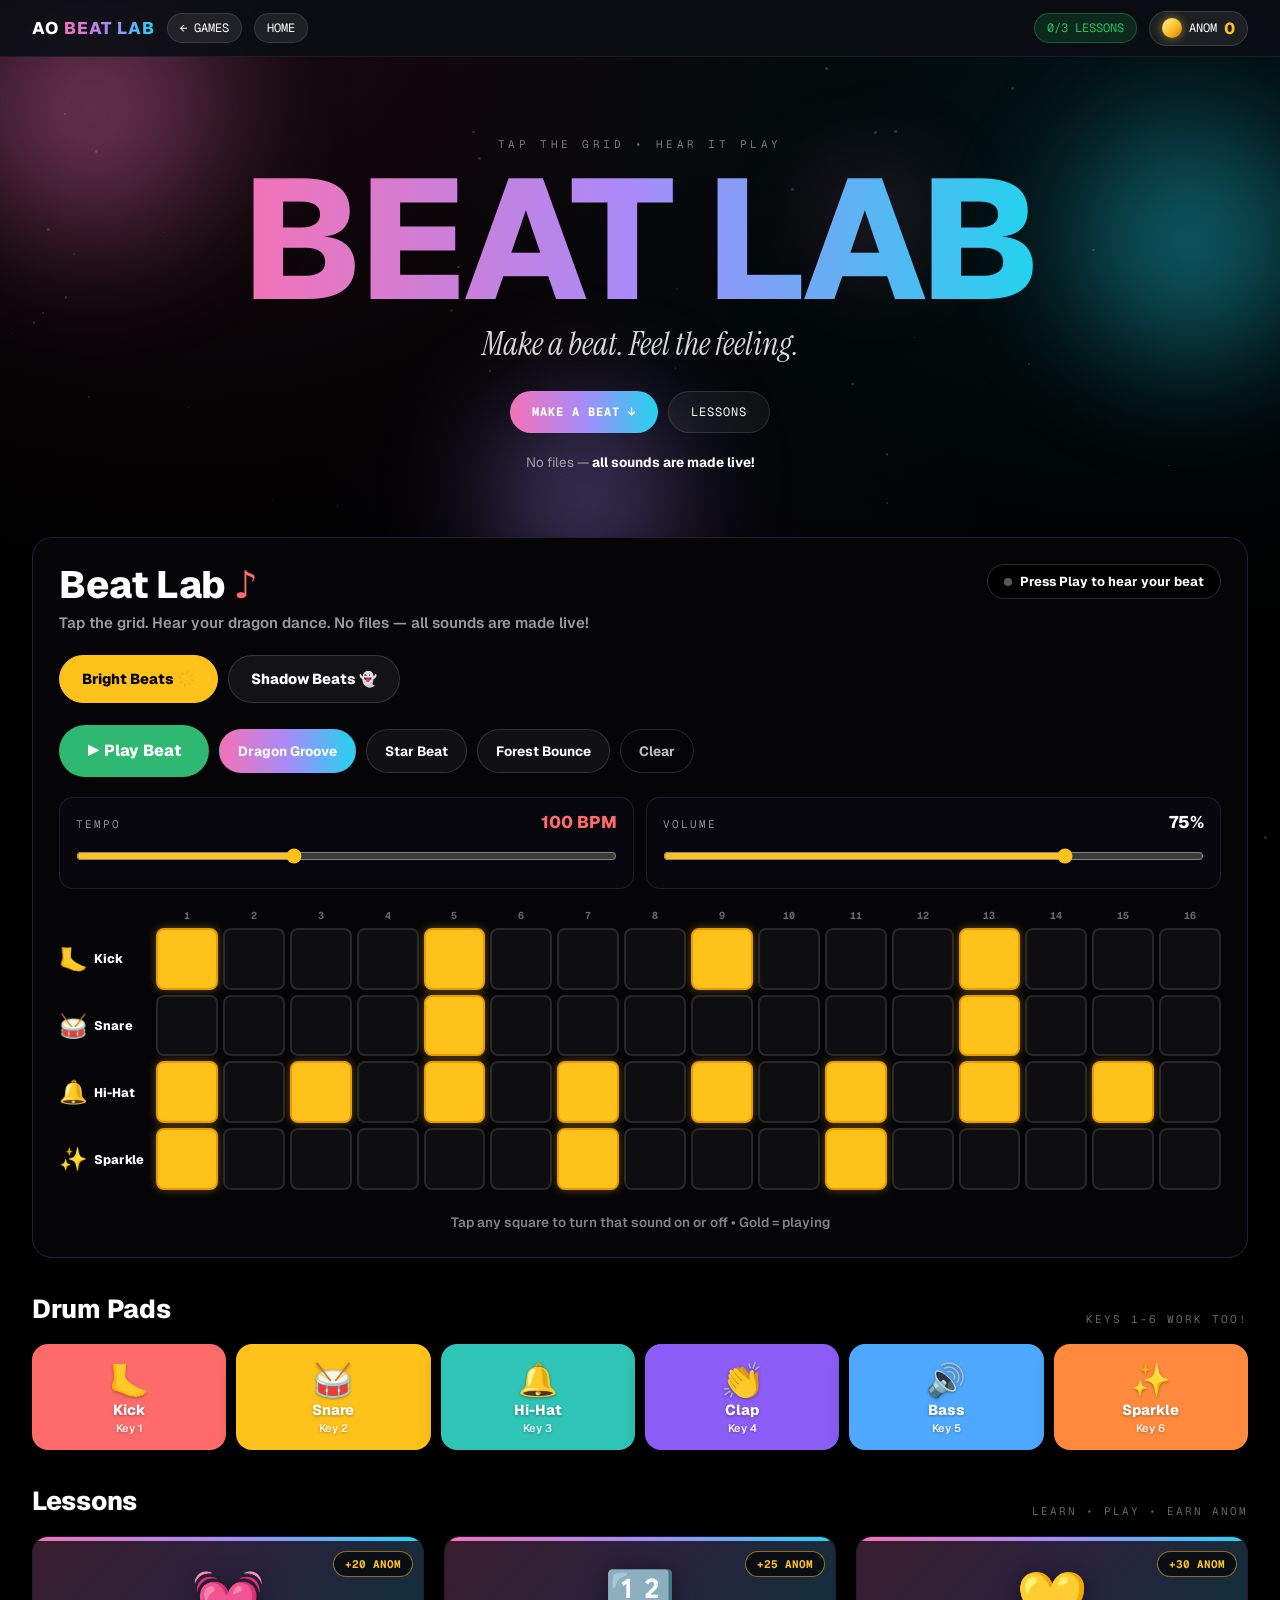
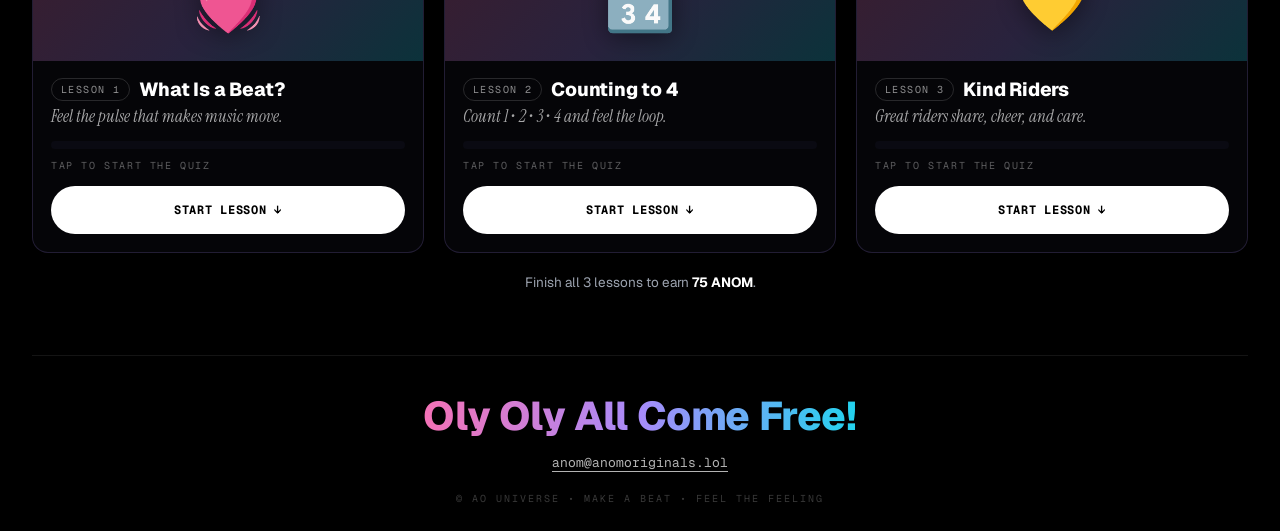
<file: beatlab/index.html>
<!DOCTYPE html>
<html lang="en">
<head>
<meta charset="UTF-8">
<meta name="viewport" content="width=device-width, initial-scale=1.0">
<title>AO Beat Lab — Make a beat. Feel the feeling.</title>
<link rel="preconnect" href="https://fonts.googleapis.com">
<link rel="preconnect" href="https://fonts.gstatic.com" crossorigin>
<link href="https://fonts.googleapis.com/css2?family=Instrument+Serif:ital@0;1&family=Geist:wght@400;500;700;800&family=Geist+Mono:wght@400;500&display=swap" rel="stylesheet">
<style>
  :root{
    --bg:#000000; --card:#050508; --panel:#0a0a12; --panel2:#07070d;
    --pink:#f472b6; --purple:#a78bfa; --cyan:#22d3ee; --green:#22c55e; --gold:#fbbf24;
    --goldcell:#FFC21A; --goldborder:#E89B00;
    --border:rgba(167,139,250,.18); --border-hover:rgba(34,211,238,.4);
    --grad:linear-gradient(90deg,#f472b6,#a78bfa,#22d3ee);
  }
  *{margin:0;padding:0;box-sizing:border-box}
  html{scroll-behavior:smooth}
  body{background:var(--bg);color:#fff;font-family:'Geist',Inter,system-ui,sans-serif;min-height:100vh;overflow-x:hidden}
  body::before{content:"";position:fixed;inset:0;pointer-events:none;z-index:0;
    background:radial-gradient(ellipse at 15% 0%,rgba(244,114,182,.10),transparent 45%),radial-gradient(ellipse at 90% 15%,rgba(34,211,238,.09),transparent 45%),radial-gradient(ellipse at 50% 100%,rgba(167,139,250,.08),transparent 50%)}
  .mono{font-family:'Geist Mono',monospace}
  .serif-i{font-family:'Instrument Serif',serif;font-style:italic}
  .grad-text{background:var(--grad);-webkit-background-clip:text;background-clip:text;color:transparent}
  .wrap{max-width:1280px;margin:0 auto;padding:0 20px;position:relative;z-index:1}
  @media(min-width:768px){.wrap{padding:0 32px}}

  /* breathing — AO Living Standard: scale 1→1.05 max, drift out of sync */
  @keyframes breathe{0%,100%{transform:scale(1) translateY(0)}50%{transform:scale(1.04) translateY(-4px)}}
  .br1{animation:breathe 3.2s ease-in-out infinite}
  .br2{animation:breathe 3.9s ease-in-out -1.4s infinite}
  .br3{animation:breathe 4.6s ease-in-out -2.2s infinite}
  .br4{animation:breathe 5.3s ease-in-out -.8s infinite}
  @keyframes flyup{0%{opacity:0;transform:translateY(6px) scale(.8)}15%{opacity:1}100%{opacity:0;transform:translateY(-46px) scale(1.15)}}
  @keyframes shake{0%,100%{transform:translateX(0)}25%{transform:translateX(-5px)}75%{transform:translateX(5px)}}
  @keyframes popin{0%{transform:scale(.6);opacity:0}60%{transform:scale(1.12)}100%{transform:scale(1);opacity:1}}
  @keyframes bob{0%,100%{transform:translateY(0) scale(1)}50%{transform:translateY(-7px) scale(1.05)}}

  /* HUD */
  header{position:sticky;top:0;z-index:50;background:rgba(11,14,20,.88);backdrop-filter:blur(10px);border-bottom:1px solid rgba(255,255,255,.07)}
  .hud{display:flex;align-items:center;gap:12px;height:56px;max-width:1280px;margin:0 auto;padding:0 20px;flex-wrap:nowrap;overflow-x:auto}
  @media(min-width:768px){.hud{padding:0 32px}}
  .logo{font-weight:800;letter-spacing:.06em;font-size:17px;white-space:nowrap}
  .hud .spacer{flex:1}
  .pill{display:inline-flex;align-items:center;gap:7px;padding:6px 12px;border-radius:999px;background:rgba(255,255,255,.08);border:1px solid rgba(255,255,255,.12);font-family:'Geist Mono',monospace;font-size:12px;white-space:nowrap}
  .pill .num{font-weight:800;font-size:16px;color:var(--gold);font-family:'Geist',sans-serif}
  .pill.done-pill{background:rgba(34,197,94,.15);border-color:rgba(34,197,94,.35);color:var(--green)}
  .pill.home-link{text-decoration:none;color:#fff;cursor:pointer;transition:all .25s}
  .pill.home-link:hover{border-color:rgba(34,211,238,.6);color:#22d3ee}
  .coin{width:20px;height:20px;border-radius:50%;background:linear-gradient(135deg,#fff3a6,#fbbf24 55%,#d97706);box-shadow:0 0 10px rgba(251,191,36,.6);display:inline-block;flex:none}
  #flyZone{position:relative}
  .fly{position:absolute;right:0;top:-6px;font-weight:800;color:var(--gold);font-size:15px;animation:flyup 1.6s ease forwards;pointer-events:none;white-space:nowrap;text-shadow:0 0 12px rgba(251,191,36,.7);z-index:60}

  /* Hero */
  .hero{text-align:center;padding:56px 0 30px}
  @media(min-width:768px){.hero{padding:80px 0 40px}}
  .eyebrow{font-family:'Geist Mono',monospace;font-size:11px;letter-spacing:.32em;color:rgba(255,255,255,.45)}
  .hero h1{font-size:clamp(72px,15vw,170px);font-weight:800;line-height:.92;letter-spacing:-.02em;margin-top:10px;display:inline-block}
  .hero .sub{font-size:clamp(22px,3.4vw,32px);color:rgba(255,255,255,.85);margin-top:6px}
  .hero-btns{display:flex;gap:10px;justify-content:center;flex-wrap:wrap;margin-top:26px}
  .btn{display:inline-flex;align-items:center;gap:8px;padding:12px 22px;border-radius:999px;font-family:'Geist Mono',monospace;font-size:12px;letter-spacing:.08em;text-decoration:none;transition:all .25s;cursor:pointer;border:1px solid rgba(255,255,255,.12);background:rgba(255,255,255,.05);color:#fff}
  .btn:hover{background:#fff;color:#000}
  .btn.hot{background:var(--grad);border:none;color:#fff;font-weight:700}
  .btn.hot:hover{filter:brightness(1.15);color:#fff}
  .note-line{text-align:center;color:#9ca3af;font-size:13.5px;margin-top:20px}
  .note-line strong{color:#fff}

  /* Sections */
  section{padding:26px 0 8px}
  .sec-head{display:flex;align-items:flex-end;justify-content:space-between;gap:12px;margin-bottom:18px}
  .sec-head h2{font-size:20px;font-weight:800;letter-spacing:-.01em}
  @media(min-width:768px){.sec-head h2{font-size:26px}}
  .sec-note{font-family:'Geist Mono',monospace;font-size:11px;letter-spacing:.18em;color:rgba(255,255,255,.4);text-align:right}

  /* Beat maker panel */
  .lab-panel{background:var(--card);border:1px solid var(--border);border-radius:20px;padding:20px;transition:background .4s,border-color .4s}
  @media(min-width:768px){.lab-panel{padding:26px}}
  .lab-panel.shadow{background:linear-gradient(160deg,#150829,#1A1030);border-color:#7C3AED}
  .lab-title{font-size:clamp(24px,4.5vw,38px);font-weight:800;letter-spacing:-.01em;line-height:1.1}
  .lab-title .note-sym{color:#FF6B6B}
  .lab-sub{font-size:15px;font-weight:600;color:rgba(255,255,255,.6);margin-top:6px;line-height:1.5}
  .lab-panel.shadow .lab-sub{color:#E9D5FF}
  .status-pill{display:inline-flex;align-items:center;gap:8px;background:#000;border:1px solid rgba(255,255,255,.16);color:#fff;padding:8px 16px;border-radius:999px;font-weight:700;font-size:13px;white-space:nowrap}
  .status-dot{width:8px;height:8px;border-radius:50%;background:rgba(255,255,255,.35);flex:none}
  .status-pill.playing .status-dot{background:var(--green);box-shadow:0 0 8px var(--green);animation:bob 1s ease-in-out infinite}
  .lab-top{display:flex;flex-wrap:wrap;justify-content:space-between;gap:14px;align-items:flex-start}
  .pack-row{display:flex;gap:10px;flex-wrap:wrap;margin-top:20px}
  .pack-btn{padding:12px 22px;border-radius:999px;font-weight:800;font-size:14.5px;min-height:48px;cursor:pointer;border:1px solid rgba(255,255,255,.14);background:rgba(255,255,255,.06);color:#fff;font-family:'Geist',sans-serif;transition:all .25s}
  .pack-btn.active-bright{background:#FFC21A;color:#000;border-color:#FFC21A}
  .pack-btn.active-shadow{background:#7C3AED;color:#fff;border-color:#A78BFA;box-shadow:0 0 0 2px rgba(167,139,250,.45)}
  .shadow-line{font-size:13.5px;font-weight:600;color:#E9D5FF;margin-top:14px;line-height:1.6;display:none}
  .shadow-line.show{display:block}
  .transport{display:flex;flex-wrap:wrap;gap:10px;align-items:center;margin-top:22px}
  .play-btn{display:inline-flex;align-items:center;gap:9px;padding:14px 28px;border-radius:999px;border:none;font-weight:800;font-size:16px;min-height:52px;cursor:pointer;color:#fff;font-family:'Geist',sans-serif;transition:all .25s;background:#2EB872}
  .play-btn.playing{background:#FF3D68}
  .play-btn:hover{filter:brightness(1.12)}
  .chip{padding:10px 18px;border-radius:999px;border:1px solid rgba(255,255,255,.14);background:rgba(255,255,255,.05);color:#fff;font-weight:700;font-size:13.5px;cursor:pointer;min-height:44px;font-family:'Geist',sans-serif;transition:all .25s}
  .chip:hover{border-color:var(--cyan)}
  .chip.active{background:var(--grad);border-color:transparent;color:#fff}
  .lab-panel.shadow .chip.active{background:#A78BFA;color:#000}
  .clear-btn{padding:10px 18px;border-radius:999px;border:1px solid rgba(255,255,255,.14);background:transparent;color:rgba(255,255,255,.75);font-weight:700;font-size:13.5px;cursor:pointer;min-height:44px;font-family:'Geist',sans-serif;transition:all .25s}
  .clear-btn:hover{border-color:#FF3D68;color:#FF3D68}
  .mood-line{font-size:13.5px;font-weight:600;color:#E9D5FF;margin-top:12px;display:none}
  .mood-line.show{display:block}
  .mood-line strong{color:#fff}
  .sliders{display:grid;gap:12px;margin-top:20px}
  @media(min-width:640px){.sliders{grid-template-columns:1fr 1fr}}
  .slider-box{background:var(--panel2);border:1px solid rgba(255,255,255,.09);border-radius:14px;padding:13px 16px}
  .slider-box label{font-family:'Geist Mono',monospace;font-size:11px;letter-spacing:.18em;color:rgba(255,255,255,.55);display:flex;justify-content:space-between;align-items:baseline}
  .slider-box label .val{font-family:'Geist',sans-serif;font-size:17px;font-weight:800;color:#FF6B6B;letter-spacing:0}
  .slider-box label .val.vol{color:#fff}
  .slider-box input[type=range]{width:100%;margin-top:9px;accent-color:#FFC21A;height:28px;cursor:pointer}

  /* Sequencer grid */
  .seq-wrap{overflow-x:auto;padding-bottom:6px;margin-top:20px}
  .seq{min-width:560px}
  .seq-head,.seq-row{display:grid;grid-template-columns:92px repeat(16,1fr);gap:5px;align-items:center}
  .seq-head{margin-bottom:6px}
  .seq-head span{font-family:'Geist Mono',monospace;font-size:10px;font-weight:700;color:rgba(255,255,255,.4);text-align:center}
  .seq-head span.now{color:#FF6B6B}
  .seq-row{margin-bottom:5px}
  .rowlabel{font-size:12.5px;font-weight:800;display:flex;align-items:center;gap:6px;white-space:nowrap;overflow:hidden}
  .rowlabel .ric{font-size:23px;flex:none}
  .cell{aspect-ratio:1/1;min-height:32px;width:100%;border-radius:8px;border:2px solid rgba(255,255,255,.10);background:rgba(255,255,255,.04);cursor:pointer;transition:transform .12s,box-shadow .12s,background .12s;padding:0}
  .cell:hover{border-color:rgba(255,194,26,.55)}
  .cell.on{background:#FFC21A;border-color:#E89B00;box-shadow:0 0 10px rgba(255,194,26,.35)}
  .cell.now{box-shadow:0 0 0 2px #FF3D68,0 0 14px rgba(255,61,104,.5);transform:scale(1.1)}
  .cell.on.now{box-shadow:0 0 0 2px #FF3D68,0 0 16px rgba(255,194,26,.6);transform:scale(1.1)}
  .grid-hint{text-align:center;font-size:13.5px;font-weight:600;color:rgba(255,255,255,.5);margin-top:12px}

  /* Drum pads */
  .pads{display:grid;grid-template-columns:repeat(3,1fr);gap:10px}
  @media(min-width:640px){.pads{grid-template-columns:repeat(6,1fr)}}
  .pad{border:none;border-radius:16px;padding:18px 6px 14px;font-weight:800;color:#fff;font-size:14.5px;min-height:64px;cursor:pointer;font-family:'Geist',sans-serif;box-shadow:0 8px 20px rgba(0,0,0,.35);transition:transform .12s;text-shadow:0 1px 3px rgba(0,0,0,.35);line-height:1.25}
  .pad:active{transform:scale(.95)}
  .pad small{display:block;font-size:11px;opacity:.9;font-weight:600;margin-top:3px}
  .pad .pem{display:block;font-size:32px;line-height:1.15;margin-bottom:2px}

  /* Lesson cards */
  .grid{display:grid;grid-template-columns:1fr;gap:20px}
  @media(min-width:640px){.grid-lessons{grid-template-columns:repeat(3,1fr)}}
  .card{background:var(--card);border:1px solid var(--border);border-radius:16px;overflow:hidden;transition:border-color .3s,transform .3s,box-shadow .3s}
  .card:hover{border-color:var(--border-hover);transform:translateY(-4px);box-shadow:0 14px 44px rgba(34,211,238,.10)}
  .topbar{height:4px;background:var(--grad)}
  .visual{position:relative;overflow:hidden;height:120px;background:linear-gradient(135deg,rgba(244,114,182,.22),rgba(167,139,250,.22),rgba(34,211,238,.22));cursor:pointer;display:flex;align-items:center;justify-content:center}
  .visual .glyph{font-size:58px;font-weight:800;color:#fff;text-shadow:0 4px 24px rgba(0,0,0,.45);line-height:1}
  .reward{position:absolute;top:10px;right:10px;padding:5px 11px;border-radius:999px;background:rgba(0,0,0,.65);border:1px solid rgba(251,191,36,.55);color:var(--gold);font-family:'Geist Mono',monospace;font-size:11px;font-weight:700;backdrop-filter:blur(4px)}
  .donebadge{position:absolute;top:10px;left:10px;padding:5px 11px;border-radius:999px;background:rgba(34,197,94,.9);color:#04140a;font-family:'Geist Mono',monospace;font-size:11px;font-weight:700;display:none}
  .card.done .donebadge{display:inline-block;animation:popin .45s ease}
  .cardbody{padding:16px 18px 18px}
  .titlerow{display:flex;align-items:center;gap:9px;flex-wrap:wrap}
  .gnumpill{font-family:'Geist Mono',monospace;font-size:10px;letter-spacing:.14em;padding:4px 9px;border-radius:999px;border:1px solid rgba(255,255,255,.14);color:rgba(255,255,255,.55)}
  .card h3{font-size:19px;font-weight:800;letter-spacing:-.01em}
  .motto{font-size:17px;color:rgba(255,255,255,.65);margin-top:3px}
  .pbar{height:8px;border-radius:99px;background:var(--panel);overflow:hidden;margin-top:14px}
  .pfill{height:100%;width:0;background:var(--grad);border-radius:99px;transition:width .6s ease}
  .tap-hint{font-family:'Geist Mono',monospace;font-size:10px;letter-spacing:.16em;color:rgba(255,255,255,.35);margin-top:10px}
  .card.done .tap-hint{color:var(--green)}
  .open-btn{margin-top:14px;width:100%;padding:12px;border-radius:999px;border:none;background:#fff;color:#000;font-family:'Geist Mono',monospace;font-size:12px;font-weight:700;letter-spacing:.06em;cursor:pointer;transition:all .25s;min-height:48px}
  .open-btn:hover{background:var(--grad);color:#fff}
  .panel{max-height:0;opacity:0;overflow:hidden;transition:max-height .65s ease,opacity .45s ease}
  .panel.open{max-height:1400px;opacity:1}
  .panel-inner{padding:2px 18px 20px}
  .qblock{margin-top:16px}
  .qtext{font-weight:800;font-size:15.5px;line-height:1.45}
  .stack{display:grid;gap:8px;margin-top:10px}
  .choice{display:block;width:100%;text-align:left;padding:12px 14px;border-radius:12px;border:1px solid rgba(255,255,255,.13);background:rgba(255,255,255,.03);color:#fff;font-family:'Geist',sans-serif;font-size:14.5px;font-weight:600;cursor:pointer;transition:all .25s;min-height:44px}
  .choice:hover{border-color:var(--cyan);background:rgba(34,211,238,.06)}
  .choice.right{border-color:var(--green);background:rgba(34,197,94,.16);color:#d9ffe4}
  .choice.wrong{border-color:var(--pink);background:rgba(244,114,182,.13);animation:shake .3s}
  .qfeed{display:none;font-size:13.5px;font-weight:700;margin-top:9px;color:#7ee2a8}
  .qfeed.show{display:block}
  .qfeed.bad{color:#ff9aeb}
  .feedback{display:none;margin-top:16px;padding:11px 14px;border-radius:12px;background:rgba(34,197,94,.13);border:1px solid rgba(34,197,94,.4);color:#c9f7d6;font-size:14px;font-weight:600;line-height:1.5}
  .feedback.show{display:block;animation:popin .4s ease}

  /* Footer */
  footer{margin-top:56px;border-top:1px solid rgba(255,255,255,.08);padding:34px 0 26px;text-align:center}
  .safe{font-size:clamp(26px,4.5vw,40px)}
  .safe .grad-text{font-family:'Geist',sans-serif;font-weight:800;font-style:normal;letter-spacing:-.01em}
  footer .mail{display:inline-block;margin-top:12px;color:rgba(255,255,255,.7);font-family:'Geist Mono',monospace;font-size:13px;text-decoration:underline;text-underline-offset:4px}
  footer .mail:hover{color:#fff}
  .footline{margin-top:20px;font-family:'Geist Mono',monospace;font-size:10px;letter-spacing:.2em;color:rgba(255,255,255,.22)}

  @media (prefers-reduced-motion: reduce){
    *,*::before,*::after{animation:none!important;transition:none!important}
    html{scroll-behavior:auto}
  }

  /* Living world background — breathing glows, twinkling stars, beat glow */
  .world{position:fixed;inset:0;overflow:hidden;z-index:0;pointer-events:none}
  header,.wrap{position:relative;z-index:1}
  .orb{position:absolute;border-radius:50%;filter:blur(50px);opacity:.5;will-change:transform}
  .o1{width:420px;height:420px;left:-120px;top:-100px;background:radial-gradient(circle,#f472b6,transparent 65%);animation:breathe1 3.9s ease-in-out infinite}
  .o2{width:380px;height:380px;right:-100px;top:6%;background:radial-gradient(circle,#22d3ee,transparent 65%);animation:breathe2 3.2s ease-in-out infinite}
  .o3{width:300px;height:300px;left:34%;top:38%;background:radial-gradient(circle,#a78bfa,transparent 65%);animation:breathe1 4.1s ease-in-out infinite reverse}
  .o4{width:340px;height:340px;right:8%;bottom:-120px;background:radial-gradient(circle,#fbbf24,transparent 65%);opacity:.34;animation:breathe2 6s ease-in-out infinite}
  .o5{width:180px;height:180px;left:10%;bottom:14%;background:radial-gradient(circle,#2dd4bf,transparent 65%);opacity:.4;animation:breathe1 3.6s ease-in-out infinite}
  .o6{width:150px;height:150px;right:26%;top:16%;background:radial-gradient(circle,#f472b6,transparent 65%);opacity:.36;animation:breathe2 3.8s ease-in-out infinite reverse}
  @keyframes breathe1{0%,100%{transform:scale(1) translate(0,0)}50%{transform:scale(1.05) translate(4px,-5px)}}
  @keyframes breathe2{0%,100%{transform:scale(1.03) translate(0,0)}50%{transform:scale(.99) translate(-5px,4px)}}
  .stars{position:absolute;inset:0}
  .star{position:absolute;border-radius:50%;background:#fff;opacity:.15;animation:twinkle ease-in-out infinite}
  @keyframes twinkle{0%,100%{opacity:.1}50%{opacity:.75}}
  .stepglow{position:absolute;left:50%;top:44%;width:72vmin;height:72vmin;transform:translate(-50%,-50%);border-radius:50%;background:radial-gradient(circle,rgba(251,191,36,.20),transparent 62%);opacity:0;transition:opacity .1s ease-out}
  .world.shadow .o1{background:radial-gradient(circle,#8b5cf6,transparent 65%)}
  .world.shadow .o2{background:radial-gradient(circle,#5b21b6,transparent 65%)}
  .world.shadow .o3{background:radial-gradient(circle,#a78bfa,transparent 65%)}
  .world.shadow .o4{background:radial-gradient(circle,#312e81,transparent 65%)}
  .world.shadow .stepglow{background:radial-gradient(circle,rgba(167,139,250,.24),transparent 62%)}
  @media (prefers-reduced-motion: reduce){.orb,.star{animation:none!important}.stepglow{transition:none}}
</style>
</head>
<body>

<div class="world" id="world" aria-hidden="true">
  <div class="orb o1"></div>
  <div class="orb o2"></div>
  <div class="orb o3"></div>
  <div class="orb o4"></div>
  <div class="orb o5"></div>
  <div class="orb o6"></div>
  <div class="stepglow" id="stepGlow"></div>
  <div class="stars" id="stars"></div>
</div>

<header>
  <div class="hud">
    <span class="logo">AO <span class="grad-text">BEAT LAB</span></span>
    <a class="pill home-link" href="https://anomartsy.xyz/games/">← GAMES</a>
    <a class="pill home-link" href="https://anomartsy.xyz/">HOME</a>
    <span class="spacer"></span>
    <span class="pill done-pill" id="lessonPill">0/3 LESSONS</span>
    <span id="flyZone"><span class="pill"><span class="coin"></span> ANOM <span class="num" id="anomNum">0</span></span></span>
  </div>
</header>

<div class="wrap">

  <!-- HERO -->
  <div class="hero">
    <p class="eyebrow">TAP THE GRID • HEAR IT PLAY</p>
    <h1 class="grad-text br1">BEAT LAB</h1>
    <p class="sub serif-i">Make a beat. Feel the feeling.</p>
    <div class="hero-btns">
      <a class="btn hot" href="#beatmaker">MAKE A BEAT ↓</a>
      <a class="btn" href="#lessons">LESSONS</a>
    </div>
    <p class="note-line">No files — <strong>all sounds are made live!</strong></p>
  </div>

  <!-- BEAT MAKER -->
  <section id="beatmaker">
    <div class="lab-panel" id="labPanel">
      <div class="lab-top">
        <div>
          <h2 class="lab-title" id="labTitle">Beat Lab <span class="note-sym">♪</span></h2>
          <p class="lab-sub" id="labSub">Tap the grid. Hear your dragon dance. No files — all sounds are made live!</p>
        </div>
        <span class="status-pill" id="statusPill"><span class="status-dot"></span><span id="statusText">Press Play to hear your beat</span></span>
      </div>

      <div class="pack-row">
        <button class="pack-btn active-bright" id="packBright" type="button">Bright Beats ☀️</button>
        <button class="pack-btn" id="packShadow" type="button">Shadow Beats 👻</button>
      </div>
      <p class="shadow-line" id="shadowLine"></p>

      <div class="transport">
        <button class="play-btn" id="playBtn" type="button">▶ Play Beat</button>
        <span id="presetChips" style="display:contents"></span>
        <button class="clear-btn" id="clearBtn" type="button">Clear</button>
      </div>
      <p class="mood-line" id="moodLine"></p>

      <div class="sliders">
        <div class="slider-box">
          <label>TEMPO <span class="val" id="bpmVal">100 BPM</span></label>
          <input type="range" id="bpmSlider" min="60" max="160" value="100" aria-label="Tempo in BPM">
        </div>
        <div class="slider-box">
          <label>VOLUME <span class="val vol" id="volVal">75%</span></label>
          <input type="range" id="volSlider" min="0" max="100" value="75" aria-label="Volume">
        </div>
      </div>

      <div class="seq-wrap">
        <div class="seq">
          <div class="seq-head" id="seqHead"></div>
          <div id="seqRows"></div>
        </div>
      </div>
      <p class="grid-hint">Tap any square to turn that sound on or off • Gold = playing</p>
    </div>
  </section>

  <!-- DRUM PADS -->
  <section id="pads">
    <div class="sec-head">
      <h2>Drum Pads</h2>
      <span class="sec-note">KEYS 1–6 WORK TOO!</span>
    </div>
    <div class="pads" id="padGrid"></div>
  </section>

  <!-- LESSONS -->
  <section id="lessons">
    <div class="sec-head">
      <h2>Lessons</h2>
      <span class="sec-note">LEARN • PLAY • EARN ANOM</span>
    </div>
    <div class="grid grid-lessons" id="lessonGrid"></div>
    <p class="note-line">Finish all 3 lessons to earn <strong>75 ANOM</strong>.</p>
  </section>

  <!-- FOOTER -->
  <footer>
    <p class="safe serif-i"><span class="grad-text">Oly Oly All Come Free!</span></p>
    <a class="mail" href="mailto:anom@anomoriginals.lol">anom@anomoriginals.lol</a>
    <p class="footline">© AO UNIVERSE • MAKE A BEAT • FEEL THE FEELING</p>
  </footer>

</div>

<script>
(function(){
  "use strict";

  /* ===== Data — verbatim from Dragon-Mounts-App.tsx ===== */
  var PRESETS={
   'Dragon Groove':[
    [true,false,false,false,true,false,false,false,true,false,false,false,true,false,false,false],
    [false,false,false,false,true,false,false,false,false,false,false,false,true,false,false,false],
    [true,false,true,false,true,false,true,false,true,false,true,false,true,false,true,false],
    [true,false,false,false,false,false,true,false,false,false,true,false,false,false,false,false]
   ],
   'Star Beat':[
    [true,false,false,true,false,false,true,false,false,false,true,false,false,false,true,false],
    [false,false,true,false,false,false,false,true,false,false,true,false,false,false,false,true],
    [true,true,false,true,true,false,true,true,false,true,true,false,true,true,false,true],
    [false,false,false,false,true,false,false,false,false,true,false,false,false,false,true,false]
   ],
   'Forest Bounce':[
    [true,false,true,false,false,false,true,false,true,false,true,false,false,false,true,false],
    [false,false,false,false,true,false,false,false,false,false,false,false,true,false,false,false],
    [true,false,true,true,false,true,false,true,true,false,true,true,false,true,false,true],
    [false,true,false,false,false,true,false,false,false,true,false,false,false,true,false,false]
   ]
  };
  var SHADOW_PRESETS={
   'Midnight Haunt':[
    [true,false,false,false,false,false,false,false,true,false,false,false,false,false,false,false],
    [false,false,false,false,true,false,false,false,false,false,false,false,true,false,false,false],
    [false,false,false,false,false,false,true,false,false,false,false,false,false,false,true,false],
    [false,false,true,false,false,false,false,false,false,false,true,false,false,false,false,false]
   ],
   'Ghost Groove':[
    [true,false,false,true,false,false,true,false,false,true,false,false,true,false,false,false],
    [false,false,true,false,false,true,false,false,false,false,true,false,false,true,false,false],
    [true,false,false,false,false,false,false,true,false,false,false,false,true,false,false,false],
    [false,false,true,false,true,false,true,false,false,false,true,false,false,false,true,false]
   ],
   'Shadow Pulse':[
    [true,false,true,false,true,false,true,false,true,false,true,false,true,false,true,false],
    [false,false,false,false,true,false,false,false,false,false,false,false,true,false,false,false],
    [true,false,false,false,true,false,false,false,true,false,false,false,true,false,false,false],
    [true,false,true,false,true,false,true,false,true,false,true,false,true,false,true,false]
   ]
  };
  var SHADOW_PRESET_BPM={'Midnight Haunt':80,'Ghost Groove':100,'Shadow Pulse':130};
  var SHADOW_PRESET_MOOD={'Midnight Haunt':'Slow • Sparse • Eerie chimes','Ghost Groove':'Bouncy ghost groove • Syncopated hats','Shadow Pulse':'Driving dark pulse • Heavy bass'};
  var BRIGHT_ROWS=['Kick','Snare','Hi-Hat','Sparkle'];
  var SHADOW_ROWS=['Shadow Bass','Ghost Whisper','Moon Chime','Night Hat'];
  var PAD_SOUNDS=['Kick','Snare','Hi-Hat','Clap','Bass','Sparkle'];
  var PAD_COLORS=['#FF6B6B','#FFC21A','#2EC4B6','#8B5CF6','#4EA8FF','#FF8A3D'];
  var SHADOW_PAD_SOUNDS=['Shadow Bass','Ghost Whisper','Moon Chime','Night Hat','Kick','Snare'];
  var EMOTES={'Kick':'🦶','Snare':'🥁','Hi-Hat':'🔔','Clap':'👏','Bass':'🔊','Sparkle':'✨','Shadow Bass':'🌑','Ghost Whisper':'👻','Moon Chime':'🌙','Night Hat':'🎩'};
  var SHADOW_PAD_COLORS=['#4C1D95','#7C3AED','#A78BFA','#312E81','#FF6B6B','#FFC21A'];
  var LESSONS=[
   {id:'lesson1',title:'What Is a Beat?',reward:20,desc:'Feel the pulse that makes music move.',glyph:'💓',qs:[{q:'What makes a beat?',opts:['A steady pulse you can clap to','A quiet picture','A dragon nap'],a:0},{q:'Which pattern sounds like a beat?',opts:['Boom — boom — boom — boom','Shhh... shhh... shhh','One loud crash, then silence'],a:0}]},
   {id:'lesson2',title:'Counting to 4',reward:25,desc:'Count 1 • 2 • 3 • 4 and feel the loop.',glyph:'🔢',qs:[{q:'After 1-2-3, what comes next?',opts:['4','9','100'],a:0},{q:'How many beats are in 1-2-3-4?',opts:['4 beats','2 beats','7 beats'],a:0}]},
   {id:'lesson3',title:'Kind Riders',reward:30,desc:'Great riders share, cheer, and care.',glyph:'💛',qs:[{q:'A friend feels stuck. What helps most?',opts:['Say “You got this!” and share an idea','Laugh and walk away','Take their dragon'],a:0},{q:'Your friend made a cool beat. You say…',opts:['“Wow! I love that sound!”','“Mine is better.”','Nothing at all'],a:0}]}
  ];

  function $(id){ return document.getElementById(id); }
  function clonePattern(p){ return p.map(function(r){ return r.slice(); }); }
  function emptyPattern(){ return [0,1,2,3].map(function(){ return Array(16).fill(false); }); }

  /* ===== State (mirrors the source) ===== */
  var beatPack='bright';
  var volume=75;
  var playing=false;
  var step=0;          /* next step to play */
  var shownStep=-1;    /* step currently highlighted */
  var beatCount=0;
  var tickCount=0;
  var timer=null;
  var stores={
    bright:{pattern:clonePattern(PRESETS['Dragon Groove']),preset:'Dragon Groove',bpm:100},
    shadow:{pattern:clonePattern(SHADOW_PRESETS['Midnight Haunt']),preset:'Midnight Haunt',bpm:80}
  };
  var pattern=stores.bright.pattern;
  var presetName=stores.bright.preset;
  var bpm=stores.bright.bpm;

  /* ===== Audio — playSound ported from the source ===== */
  var audioCtx=null;
  function actx(){
    if(!audioCtx) audioCtx=new (window.AudioContext||window.webkitAudioContext)();
    if(audioCtx.state==='suspended') audioCtx.resume();
    return audioCtx;
  }
  function playSound(kind, when){
    when=when||0;
    try{
      var ac=actx(); var t=ac.currentTime+when; var g=ac.createGain(); g.gain.value=volume/100; g.connect(ac.destination);
      if(kind==='Shadow Bass'){ var o=ac.createOscillator(); o.type='sine'; o.frequency.setValueAtTime(58,t); o.frequency.exponentialRampToValueAtTime(38,t+0.4); var og=ac.createGain(); og.gain.setValueAtTime(0.85,t); og.gain.exponentialRampToValueAtTime(0.001,t+0.55); o.connect(og); og.connect(g); o.start(t); o.stop(t+0.6); var lfo=ac.createOscillator(); lfo.frequency.value=7; var lg=ac.createGain(); lg.gain.value=12; lfo.connect(lg); lg.connect(o.frequency); lfo.start(t); lfo.stop(t+0.5); return; }
      if(kind==='Ghost Whisper'){ var len=ac.sampleRate*0.7; var buf=ac.createBuffer(1,len,ac.sampleRate); var d=buf.getChannelData(0); for(var i=0;i<len;i++) d[i]=(Math.random()*2-1)*(1-i/len); var src=ac.createBufferSource(); src.buffer=buf; var f=ac.createBiquadFilter(); f.type='bandpass'; f.Q.value=2.5; f.frequency.setValueAtTime(500,t); f.frequency.exponentialRampToValueAtTime(2400,t+0.35); f.frequency.exponentialRampToValueAtTime(600,t+0.7); var og2=ac.createGain(); og2.gain.setValueAtTime(0.0001,t); og2.gain.exponentialRampToValueAtTime(0.32,t+0.15); og2.gain.exponentialRampToValueAtTime(0.001,t+0.7); src.connect(f); f.connect(og2); og2.connect(g); src.start(t); return; }
      if(kind==='Moon Chime'){ [1046,1318,1568,2093].forEach(function(fr,i){ var o=ac.createOscillator(); o.type='triangle'; o.frequency.value=fr; var og=ac.createGain(); var tt=t+i*0.09; og.gain.setValueAtTime(0.0001,tt); og.gain.exponentialRampToValueAtTime(0.24,tt+0.02); og.gain.exponentialRampToValueAtTime(0.001,tt+0.7); o.connect(og); og.connect(g); o.start(tt); o.stop(tt+0.75); }); var dl=ac.createDelay(0.5); dl.delayTime.value=0.22; var fb=ac.createGain(); fb.gain.value=0.35; g.connect(dl); dl.connect(fb); fb.connect(g); return; }
      if(kind==='Night Hat'){ var len2=ac.sampleRate*0.05; var buf2=ac.createBuffer(1,len2,ac.sampleRate); var d2=buf2.getChannelData(0); for(var j=0;j<len2;j++) d2[j]=(Math.random()*2-1)*(1-j/len2); var src2=ac.createBufferSource(); src2.buffer=buf2; var f2=ac.createBiquadFilter(); f2.type='highpass'; f2.frequency.value=6500; src2.connect(f2); f2.connect(g); src2.start(t); return; }
      if(beatPack==='shadow'&&kind==='Kick'){ var o3=ac.createOscillator(); o3.type='sine'; o3.frequency.setValueAtTime(110,t); o3.frequency.exponentialRampToValueAtTime(32,t+0.28); var og3=ac.createGain(); og3.gain.setValueAtTime(0.9,t); og3.gain.exponentialRampToValueAtTime(0.001,t+0.34); o3.connect(og3); og3.connect(g); o3.start(t); o3.stop(t+0.36); return; }
      if(beatPack==='shadow'&&kind==='Snare'){ var len3=ac.sampleRate*0.22; var buf3=ac.createBuffer(1,len3,ac.sampleRate); var d3=buf3.getChannelData(0); for(var k=0;k<len3;k++) d3[k]=(Math.random()*2-1)*(1-k/len3); var src3=ac.createBufferSource(); src3.buffer=buf3; var f3=ac.createBiquadFilter(); f3.type='lowpass'; f3.frequency.value=1800; src3.connect(f3); f3.connect(g); src3.start(t); return; }
      if(beatPack==='shadow'&&kind==='Hi-Hat'){ var len4=ac.sampleRate*0.05; var buf4=ac.createBuffer(1,len4,ac.sampleRate); var d4=buf4.getChannelData(0); for(var m=0;m<len4;m++) d4[m]=(Math.random()*2-1)*(1-m/len4); var src4=ac.createBufferSource(); src4.buffer=buf4; var f4=ac.createBiquadFilter(); f4.type='highpass'; f4.frequency.value=6000; src4.connect(f4); f4.connect(g); src4.start(t); return; }
      if(kind==='Tick'){ var o4=ac.createOscillator(); o4.type='triangle'; o4.frequency.value=880; var og4=ac.createGain(); og4.gain.setValueAtTime(0.22,t); og4.gain.exponentialRampToValueAtTime(0.001,t+0.06); o4.connect(og4); og4.connect(g); o4.start(t); o4.stop(t+0.07); }
      else if(kind==='Kick'){ var o5=ac.createOscillator(); o5.type='sine'; o5.frequency.setValueAtTime(150,t); o5.frequency.exponentialRampToValueAtTime(42,t+0.22); var og5=ac.createGain(); og5.gain.setValueAtTime(0.9,t); og5.gain.exponentialRampToValueAtTime(0.001,t+0.28); o5.connect(og5); og5.connect(g); o5.start(t); o5.stop(t+0.3); }
      else if(kind==='Snare'){ var len5=ac.sampleRate*0.18; var buf5=ac.createBuffer(1,len5,ac.sampleRate); var d5=buf5.getChannelData(0); for(var n=0;n<len5;n++) d5[n]=(Math.random()*2-1)*(1-n/len5); var src5=ac.createBufferSource(); src5.buffer=buf5; var f5=ac.createBiquadFilter(); f5.type='highpass'; f5.frequency.value=900; src5.connect(f5); f5.connect(g); src5.start(t); var o6=ac.createOscillator(); o6.type='triangle'; o6.frequency.value=190; var og6=ac.createGain(); og6.gain.setValueAtTime(0.25,t); og6.gain.exponentialRampToValueAtTime(0.001,t+0.12); o6.connect(og6); og6.connect(g); o6.start(t); o6.stop(t+0.13); }
      else if(kind==='Hi-Hat'){ var len6=ac.sampleRate*0.06; var buf6=ac.createBuffer(1,len6,ac.sampleRate); var d6=buf6.getChannelData(0); for(var p=0;p<len6;p++) d6[p]=(Math.random()*2-1)*(1-p/len6); var src6=ac.createBufferSource(); src6.buffer=buf6; var f6=ac.createBiquadFilter(); f6.type='highpass'; f6.frequency.value=7000; src6.connect(f6); f6.connect(g); src6.start(t); }
      else if(kind==='Clap'){ [0,0.07,0.14].forEach(function(off){ var len7=ac.sampleRate*0.05; var buf7=ac.createBuffer(1,len7,ac.sampleRate); var d7=buf7.getChannelData(0); for(var q=0;q<len7;q++) d7[q]=(Math.random()*2-1)*(1-q/len7); var src7=ac.createBufferSource(); src7.buffer=buf7; var f7=ac.createBiquadFilter(); f7.type='bandpass'; f7.frequency.value=1300; src7.connect(f7); f7.connect(g); src7.start(t+off); }); }
      else if(kind==='Bass'){ var o7=ac.createOscillator(); o7.type='sine'; o7.frequency.value=82; var og7=ac.createGain(); og7.gain.setValueAtTime(0.55,t); og7.gain.exponentialRampToValueAtTime(0.001,t+0.35); o7.connect(og7); og7.connect(g); o7.start(t); o7.stop(t+0.36); }
      else if(kind==='Sparkle'){ [523,659,784].forEach(function(fr,i){ var o=ac.createOscillator(); o.type='triangle'; o.frequency.value=fr; var og=ac.createGain(); og.gain.setValueAtTime(0.0001,t+i*0.07); og.gain.exponentialRampToValueAtTime(0.22,t+i*0.07+0.02); og.gain.exponentialRampToValueAtTime(0.001,t+i*0.07+0.28); o.connect(og); og.connect(g); o.start(t+i*0.07); o.stop(t+i*0.07+0.3); }); }
    }catch(e){}
  }

  /* ===== Sequencer UI ===== */
  function currentRows(){ return beatPack==='shadow'?SHADOW_ROWS:BRIGHT_ROWS; }

  function renderHead(){
    var head=$('seqHead'); head.innerHTML='';
    var blank=document.createElement('span'); head.appendChild(blank);
    for(var i=0;i<16;i++){
      var s=document.createElement('span');
      s.textContent=i+1; s.id='stepnum-'+i;
      head.appendChild(s);
    }
  }
  function renderGrid(){
    renderHead();
    var rowsEl=$('seqRows'); rowsEl.innerHTML='';
    var rows=currentRows();
    rows.forEach(function(rowName,r){
      var row=document.createElement('div'); row.className='seq-row';
      var lab=document.createElement('span'); lab.className='rowlabel';
      lab.innerHTML='<span class="ric">'+(EMOTES[rowName]||'🥁')+'</span>'+rowName;
      row.appendChild(lab);
      for(var c=0;c<16;c++){
        (function(r,c){
          var b=document.createElement('button');
          b.type='button'; b.className='cell'+(pattern[r][c]?' on':'');
          b.id='cell-'+r+'-'+c;
          b.setAttribute('aria-label',rows[r]+' step '+(c+1)+' '+(pattern[r][c]?'on':'off'));
          b.addEventListener('click',function(){ toggleCell(r,c); });
          row.appendChild(b);
        })(r,c);
      }
      rowsEl.appendChild(row);
    });
    markStep();
  }
  function markStep(){
    for(var c=0;c<16;c++){
      var num=$('stepnum-'+c);
      if(num) num.classList.toggle('now', playing&&c===shownStep);
      for(var r=0;r<4;r++){
        var cell=$('cell-'+r+'-'+c);
        if(cell) cell.classList.toggle('now', playing&&c===shownStep);
      }
    }
  }
  function toggleCell(r,c){
    pattern[r][c]=!pattern[r][c];
    stores[beatPack].pattern=pattern;
    var cell=$('cell-'+r+'-'+c);
    if(cell){
      cell.classList.toggle('on',pattern[r][c]);
      cell.setAttribute('aria-label',currentRows()[r]+' step '+(c+1)+' '+(pattern[r][c]?'on':'off'));
    }
    if(pattern[r][c]) playSound(currentRows()[r]);
  }

  function renderChips(){
    var wrap=$('presetChips'); wrap.innerHTML='';
    var names=beatPack==='shadow'?Object.keys(SHADOW_PRESETS):Object.keys(PRESETS);
    names.forEach(function(name){
      var b=document.createElement('button');
      b.type='button'; b.className='chip'+(presetName===name?' active':'');
      b.textContent=beatPack==='shadow'?(name+' • '+SHADOW_PRESET_BPM[name]+' BPM'):name;
      b.addEventListener('click',function(){ loadPreset(name); });
      wrap.appendChild(b);
    });
    var mood=$('moodLine');
    if(beatPack==='shadow'){
      mood.innerHTML='<strong>'+presetName+'</strong> — '+SHADOW_PRESET_MOOD[presetName];
      mood.classList.add('show');
    } else {
      mood.classList.remove('show'); mood.innerHTML='';
    }
  }
  function loadPreset(name){
    if(beatPack==='shadow'){
      pattern=clonePattern(SHADOW_PRESETS[name]);
      bpm=SHADOW_PRESET_BPM[name];
      stores.shadow.bpm=bpm;
    } else {
      pattern=clonePattern(PRESETS[name]);
    }
    presetName=name;
    stores[beatPack].pattern=pattern;
    stores[beatPack].preset=presetName;
    $('bpmSlider').value=bpm; $('bpmVal').textContent=bpm+' BPM';
    if(playing) restartTimer();
    renderChips(); renderGrid();
  }

  function renderPads(){
    var grid=$('padGrid'); grid.innerHTML='';
    var sounds=beatPack==='shadow'?SHADOW_PAD_SOUNDS:PAD_SOUNDS;
    var colors=beatPack==='shadow'?SHADOW_PAD_COLORS:PAD_COLORS;
    sounds.forEach(function(s,i){
      var b=document.createElement('button');
      b.type='button'; b.className='pad'; b.style.background=colors[i];
      b.innerHTML='<span class="pem">'+(EMOTES[s]||'🎵')+'</span>'+s+'<small>Key '+(i+1)+'</small>';
      b.addEventListener('click',function(){ playSound(s); });
      grid.appendChild(b);
    });
  }
  function currentPads(){ return beatPack==='shadow'?SHADOW_PAD_SOUNDS:PAD_SOUNDS; }

  function renderPackChrome(){
    $('labPanel').classList.toggle('shadow', beatPack==='shadow');
    $('world').classList.toggle('shadow', beatPack==='shadow');
    $('packBright').className='pack-btn'+(beatPack==='bright'?' active-bright':'');
    $('packShadow').className='pack-btn'+(beatPack==='shadow'?' active-shadow':'');
    if(beatPack==='shadow'){
      $('labTitle').innerHTML='Shadow Beat Pack — Spooky Sounds Only 👻 <span class="note-sym">♪</span>';
      $('labSub').textContent='Dark purple beats • glowing pads • spooky sounds only.';
      $('shadowLine').textContent='Shadow presets: '+Object.keys(SHADOW_PRESETS).map(function(k){ return k+' — '+SHADOW_PRESET_BPM[k]+' BPM • '+SHADOW_PRESET_MOOD[k]; }).join(' • ');
      $('shadowLine').classList.add('show');
    } else {
      $('labTitle').innerHTML='Beat Lab <span class="note-sym">♪</span>';
      $('labSub').textContent='Tap the grid. Hear your dragon dance. No files — all sounds are made live!';
      $('shadowLine').classList.remove('show'); $('shadowLine').textContent='';
    }
  }
  function switchBeatPack(next){
    if(next===beatPack) return;
    stopSeq();
    stores[beatPack].pattern=pattern; stores[beatPack].preset=presetName; stores[beatPack].bpm=bpm;
    beatPack=next;
    pattern=stores[beatPack].pattern; presetName=stores[beatPack].preset; bpm=stores[beatPack].bpm;
    $('bpmSlider').value=bpm; $('bpmVal').textContent=bpm+' BPM';
    renderPackChrome(); renderChips(); renderGrid(); renderPads();
  }

  /* ===== Transport ===== */
  function restartTimer(){
    if(timer) window.clearInterval(timer);
    timer=window.setInterval(tick,(60/bpm/4)*1000);
  }
  function tick(){
    var rows=currentRows();
    var s=step;
    for(var i=0;i<4;i++){ if(pattern[i][s]) playSound(rows[i]); }
    if(s===0&&tickCount>0){ beatCount++; $('statusText').textContent='Now Playing • Beat '+beatCount; }
    tickCount++;
    shownStep=s;
    pulseWorld(s);
    step=(s+1)%16;
    markStep();
  }
  function startSeq(){
    actx();
    playing=true; beatCount=1; tickCount=0; step=0; shownStep=-1;
    $('playBtn').innerHTML='❚❚ Pause'; $('playBtn').classList.add('playing');
    $('statusPill').classList.add('playing');
    $('statusText').textContent='Now Playing • Beat 1';
    restartTimer();
  }
  function stopSeq(){
    playing=false;
    if(timer) window.clearInterval(timer);
    timer=null; shownStep=-1;
    $('playBtn').innerHTML='▶ Play Beat'; $('playBtn').classList.remove('playing');
    $('statusPill').classList.remove('playing');
    $('statusText').textContent='Press Play to hear your beat';
    $('stepGlow').style.opacity='0';
    markStep();
  }
  $('playBtn').addEventListener('click',function(){ if(playing) stopSeq(); else startSeq(); });
  $('clearBtn').addEventListener('click',function(){
    pattern=emptyPattern();
    stores[beatPack].pattern=pattern;
    renderGrid();
  });
  $('packBright').addEventListener('click',function(){ switchBeatPack('bright'); });
  $('packShadow').addEventListener('click',function(){ switchBeatPack('shadow'); });
  $('bpmSlider').addEventListener('input',function(){
    bpm=Number(this.value);
    stores[beatPack].bpm=bpm;
    $('bpmVal').textContent=bpm+' BPM';
    if(playing) restartTimer();
  });
  $('volSlider').addEventListener('input',function(){
    volume=Number(this.value);
    $('volVal').textContent=volume+'%';
  });
  window.addEventListener('keydown',function(e){
    if(e.target instanceof HTMLInputElement||e.target instanceof HTMLTextAreaElement||e.target instanceof HTMLSelectElement) return;
    var idx=Number(e.key)-1;
    if(idx>=0&&idx<6){ playSound(currentPads()[idx]); }
  });

  /* ===== ANOM counter + lessons ===== */
  var balance=0;
  var doneCount=0;
  function fly(amount){
    var zone=$('flyZone');
    var s=document.createElement('span');
    s.className='fly'; s.textContent='+'+amount+' ANOM';
    zone.appendChild(s);
    setTimeout(function(){ s.remove(); },1700);
  }
  function completeLesson(lesson, card){
    card.classList.add('done');
    card.querySelector('.pfill').style.width='100%';
    card.querySelector('.tap-hint').textContent='✓ COMPLETED — +'+lesson.reward+' ANOM';
    card.querySelector('.feedback').classList.add('show');
    fly(lesson.reward);
    balance+=lesson.reward;
    $('anomNum').textContent=balance;
    doneCount++;
    $('lessonPill').textContent=doneCount+'/3 LESSONS';
  }
  function renderLessons(){
    var grid=$('lessonGrid');
    LESSONS.forEach(function(lesson,li){
      var card=document.createElement('article');
      card.className='card'; card.id='card-'+lesson.id;
      var answers={}; var finished=false;
      var glyphSize=lesson.glyph.length>2?'34px':'58px';
      var qsHtml=lesson.qs.map(function(q,qi){
        var opts=q.opts.map(function(o,oi){
          return '<button type="button" class="choice" data-q="'+qi+'" data-o="'+oi+'">'+o+'</button>';
        }).join('');
        return '<div class="qblock"><p class="qtext">'+(qi+1)+'. '+q.q+'</p><div class="stack">'+opts+'</div><p class="qfeed" id="feed-'+lesson.id+'-'+qi+'"></p></div>';
      }).join('');
      card.innerHTML=
        '<div class="topbar"></div>'+
        '<div class="visual" data-open="'+lesson.id+'"><span class="glyph br'+((li%4)+2)+'" style="font-size:'+glyphSize+'">'+lesson.glyph+'</span>'+
        '<span class="donebadge">✓ DONE</span>'+
        '<span class="reward">+'+lesson.reward+' ANOM</span></div>'+
        '<div class="cardbody">'+
          '<div class="titlerow"><span class="gnumpill">LESSON '+(li+1)+'</span><h3>'+lesson.title+'</h3></div>'+
          '<p class="motto serif-i">'+lesson.desc+'</p>'+
          '<div class="pbar"><div class="pfill"></div></div>'+
          '<p class="tap-hint">TAP TO START THE QUIZ</p>'+
          '<button type="button" class="open-btn" data-open="'+lesson.id+'">START LESSON ↓</button>'+
        '</div>'+
        '<div class="panel" id="panel-'+lesson.id+'"><div class="panel-inner">'+
          qsHtml+
          '<div class="feedback">Completed! Great job! ★</div>'+
        '</div></div>';
      grid.appendChild(card);

      card.querySelectorAll('[data-open]').forEach(function(el){
        el.addEventListener('click',function(){
          $('panel-'+lesson.id).classList.toggle('open');
        });
      });
      card.querySelectorAll('.choice').forEach(function(btn){
        btn.addEventListener('click',function(){
          if(finished) return;
          var qi=Number(btn.getAttribute('data-q'));
          var oi=Number(btn.getAttribute('data-o'));
          var q=lesson.qs[qi];
          answers[qi]=oi;
          card.querySelectorAll('.choice[data-q="'+qi+'"]').forEach(function(b){
            b.classList.remove('right','wrong');
          });
          var feed=$('feed-'+lesson.id+'-'+qi);
          if(oi===q.a){
            btn.classList.add('right');
            feed.textContent='Great listening! That’s right!';
            feed.className='qfeed show';
          } else {
            btn.classList.remove('wrong'); void btn.offsetWidth; btn.classList.add('wrong');
            feed.textContent='Try again, you got this!';
            feed.className='qfeed show bad';
          }
          var correct=0;
          lesson.qs.forEach(function(qq,qqi){ if(answers[qqi]===qq.a) correct++; });
          card.querySelector('.pfill').style.width=(correct/lesson.qs.length*100)+'%';
          if(correct===lesson.qs.length){
            finished=true;
            completeLesson(lesson, card);
          }
        });
      });
    });
  }

  /* ===== Living world ===== */
  var glowTimer=null;
  function pulseWorld(s){
    var g=$('stepGlow'); if(!g) return;
    g.style.opacity=(s%4===0)?'0.95':'0.45';
    if(glowTimer) window.clearTimeout(glowTimer);
    glowTimer=window.setTimeout(function(){ g.style.opacity='0'; },110);
  }
  function makeStars(){
    var wrap=$('stars'); if(!wrap) return;
    for(var i=0;i<80;i++){
      var st=document.createElement('span');
      st.className='star';
      var sz=(Math.random()*2+1).toFixed(1);
      st.style.width=sz+'px'; st.style.height=sz+'px';
      if(i%6===0) st.style.background=['#22d3ee','#fbbf24','#f472b6'][i%3];
      st.style.left=(Math.random()*100).toFixed(2)+'%';
      st.style.top=(Math.random()*100).toFixed(2)+'%';
      st.style.animationDuration=(2.4+Math.random()*2.8).toFixed(2)+'s';
      st.style.animationDelay=(-Math.random()*4).toFixed(2)+'s';
      wrap.appendChild(st);
    }
  }

  /* ===== Init ===== */
  makeStars();
  renderPackChrome();
  renderChips();
  renderGrid();
  renderPads();
  renderLessons();
})();
</script>
</body>
</html>
</file>
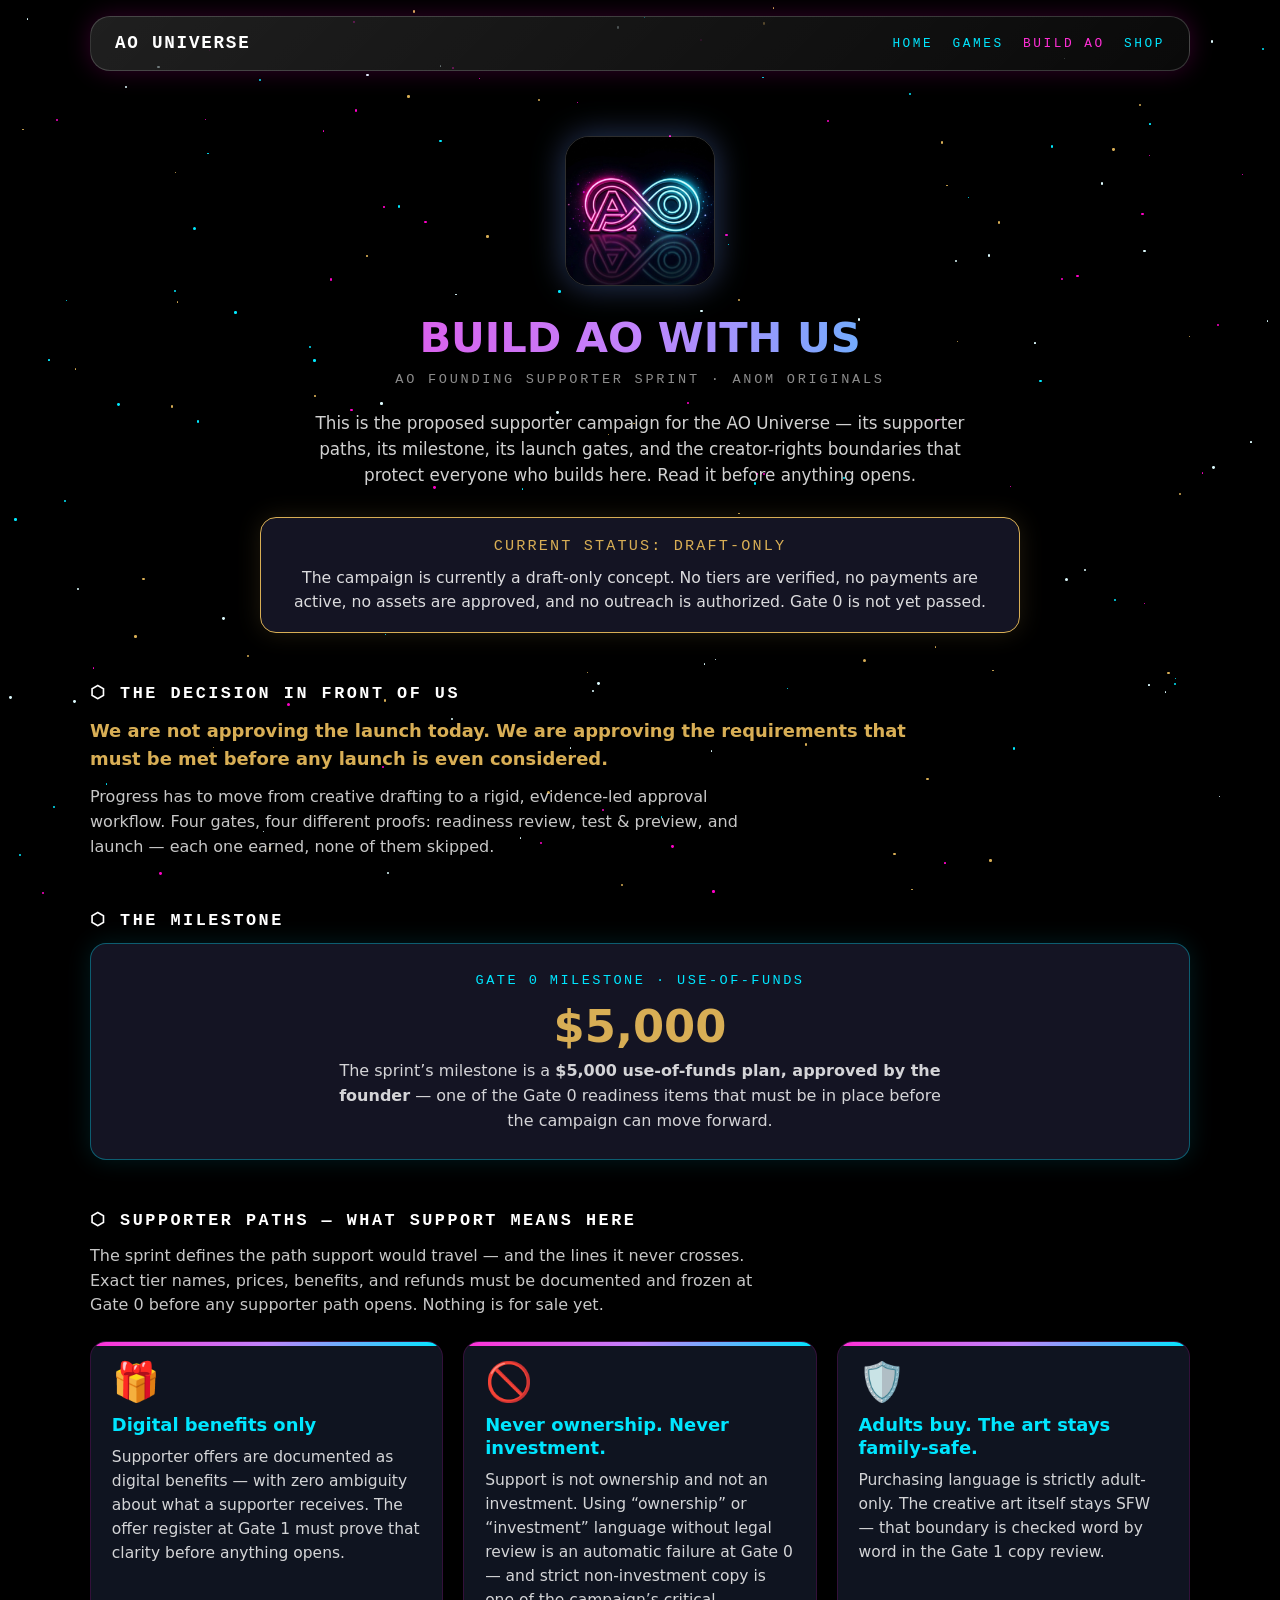
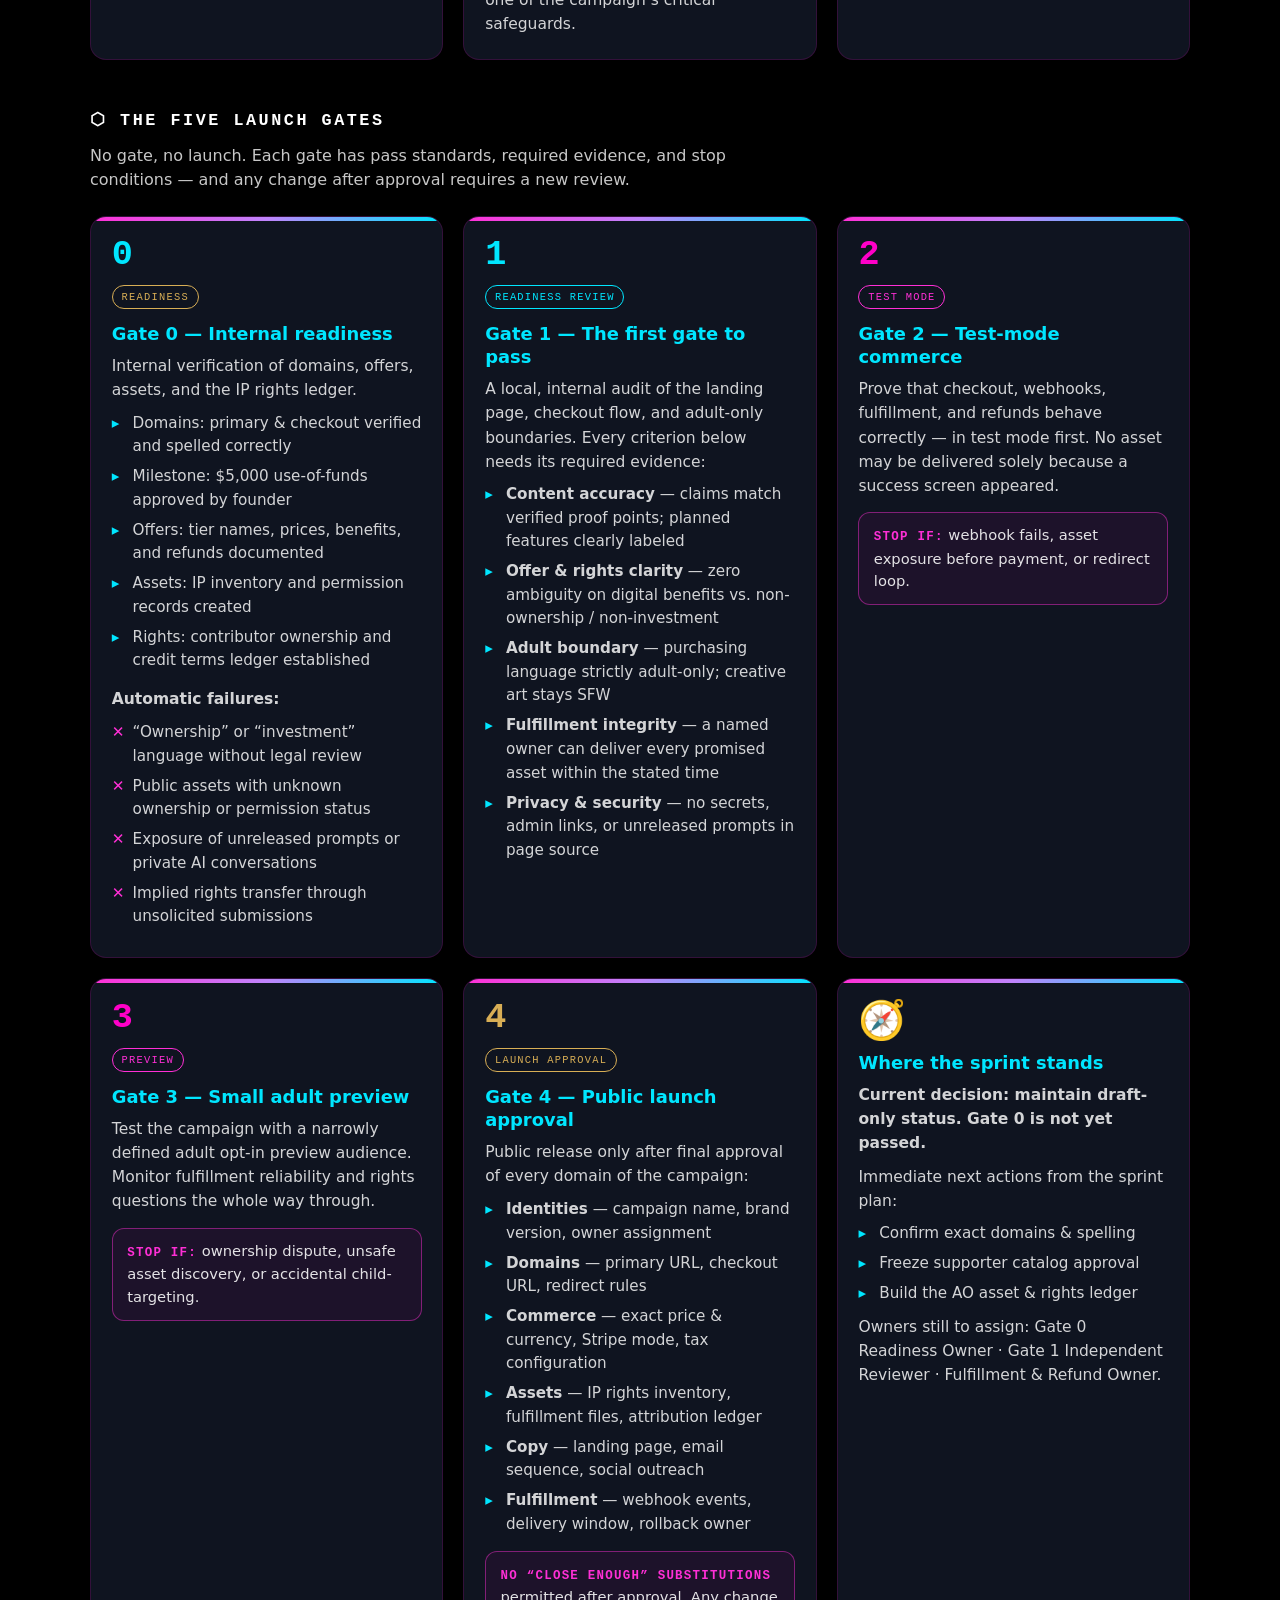
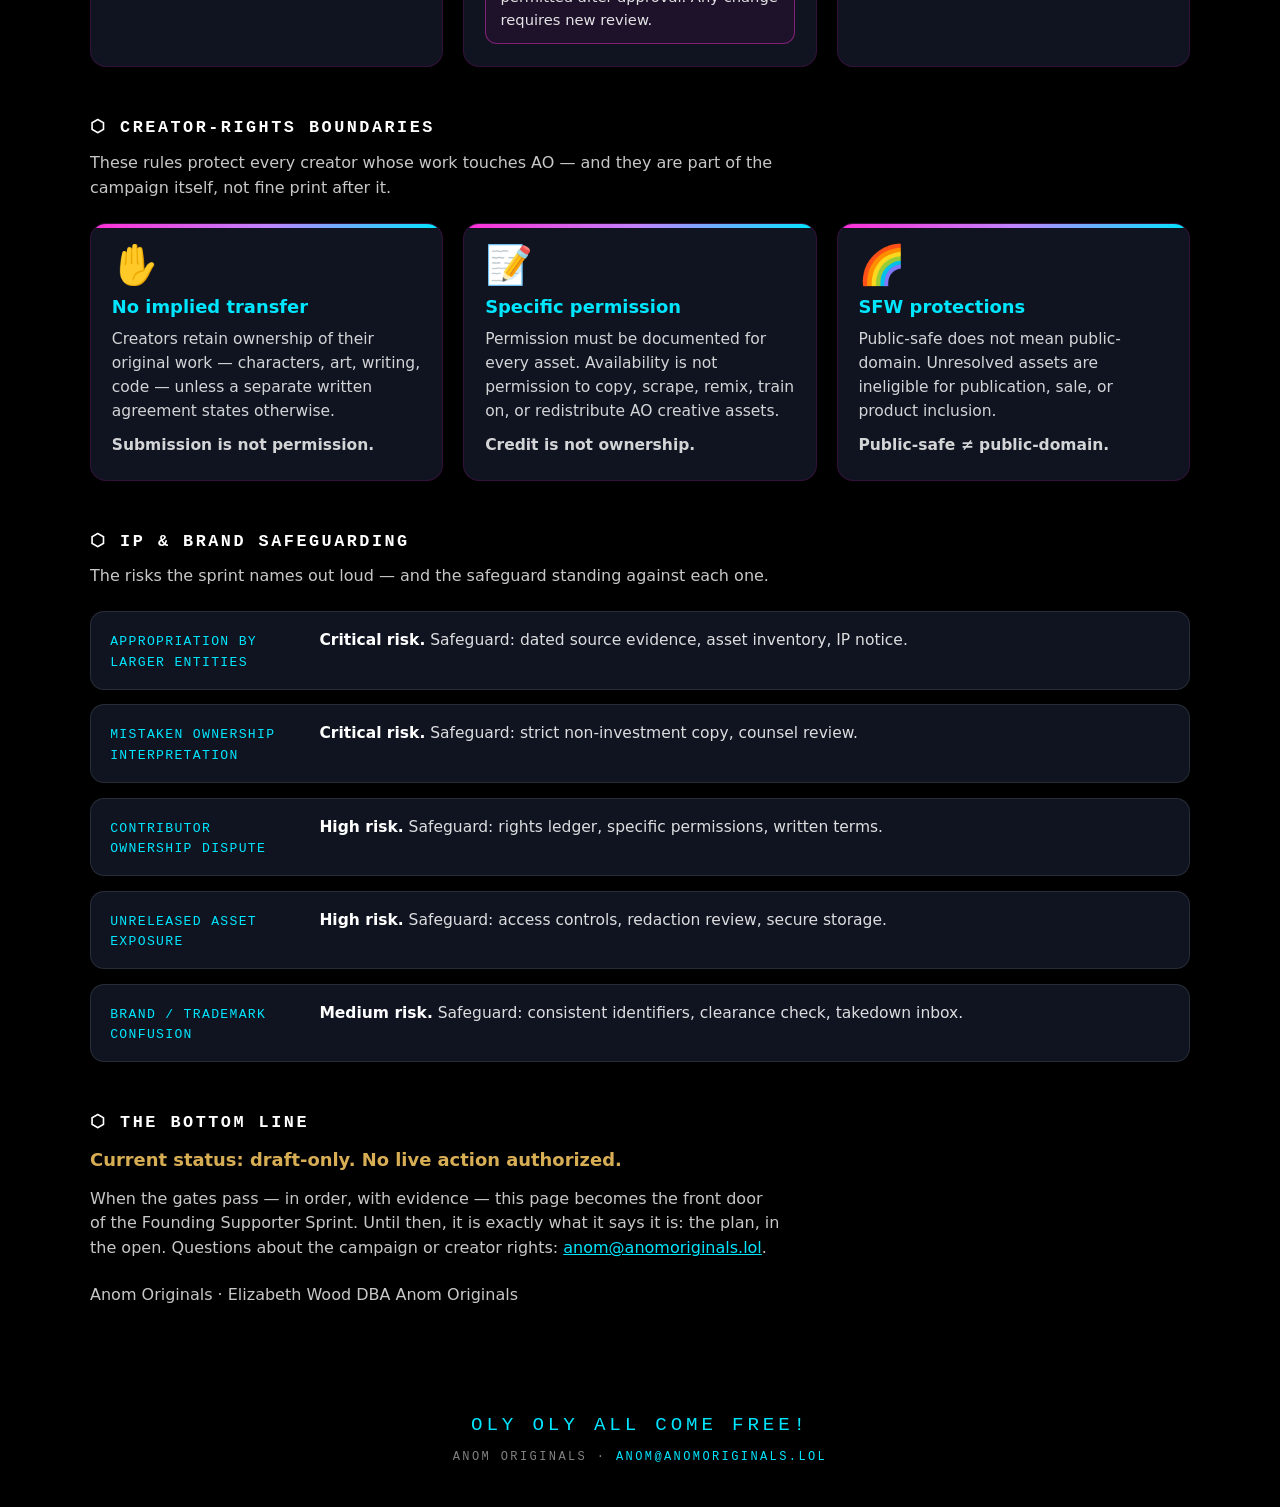
<file: build-ao-with-us/index.html>
<!DOCTYPE html>
<html lang="en">
<head>
  <meta charset="UTF-8">
  <meta name="viewport" content="width=device-width, initial-scale=1.0">
  <meta name="theme-color" content="#000000">
  <meta name="description" content="Build AO With Us — the proposed AO Founding Supporter Sprint. Review the supporter paths, the $5,000 milestone, the five launch gates, and the creator-rights boundaries. Currently draft-only: no payments are active.">
  <title>AO UNIVERSE // Build AO With Us — Founding Supporter Sprint</title>

  <style>
    /* BUILD AO WITH US — AO site family tokens (games-hub pattern, true-black cosmos) */
    :root {
      --bg: #000000;
      --card: #0f1420;
      --panel: #141423;
      --pink: #ff2fd6;
      --magenta: #ff00c8;
      --cyan: #00e6ff;
      --cyan-soft: #00eaff;
      --purple: #c084fc;
      --green: #22c55e;
      --gold: #d8ae55;
      --mono: ui-monospace, 'SF Mono', 'Cascadia Mono', Menlo, Consolas, monospace;
      --sans: system-ui, 'Segoe UI', Roboto, 'Helvetica Neue', Arial, sans-serif;
    }

    * { box-sizing: border-box; margin: 0; padding: 0; }

    body {
      background-color: var(--bg);
      color: #ffffff;
      font-family: var(--sans);
      min-height: 100vh;
      overflow-x: hidden;
      line-height: 1.55;
    }

    /* STARFIELD — generated by the script at the end of this file.
       Each star drifts on its own period (AO ALIVE spec §4). */
    .starfield { position: fixed; inset: 0; z-index: 0; pointer-events: none; overflow: hidden; }
    .starfield .star { position: absolute; border-radius: 50%; animation: starPulse ease-in-out infinite; }

    @keyframes starPulse {
      0%, 100% { opacity: 0.35; }
      50% { opacity: 1; }
    }

    /* GLASS NAVIGATION HUD (games-hub pattern) */
    .nav-hud {
      position: fixed;
      top: 1rem;
      left: 50%;
      transform: translateX(-50%);
      width: 90%;
      max-width: 1100px;
      background: linear-gradient(135deg, rgba(255,255,255,0.12), rgba(255,255,255,0.04));
      backdrop-filter: blur(18px);
      -webkit-backdrop-filter: blur(18px);
      border: 1px solid rgba(255,255,255,0.18);
      border-radius: 20px;
      padding: 0.8rem 1.5rem;
      display: flex;
      justify-content: space-between;
      align-items: center;
      z-index: 1000;
      box-shadow: 0 0 24px rgba(255, 0, 200, 0.2);
    }

    .brand-title {
      font-family: var(--mono);
      font-size: 1.1rem;
      letter-spacing: 0.1em;
      color: #ffffff;
      text-decoration: none;
      font-weight: 700;
    }

    .hud-links { display: flex; gap: 1.2rem; flex-wrap: wrap; }

    .hud-link {
      font-family: var(--mono);
      font-size: 0.8rem;
      letter-spacing: 0.2em;
      color: var(--cyan);
      text-decoration: none;
      text-transform: uppercase;
    }

    .hud-link:hover { color: var(--pink); }
    .hud-link[aria-current="page"] { color: var(--pink); }

    /* LAYOUT */
    .container {
      position: relative;
      z-index: 1;
      padding-top: 8.5rem;
      padding-bottom: 3rem;
      max-width: 1100px;
      margin: 0 auto;
      width: 90%;
    }

    /* HERO */
    .hero { text-align: center; margin-bottom: 2.5rem; }

    .hero-logo {
      width: 150px;
      height: 150px;
      object-fit: cover;
      border-radius: 24px;
      border: 1px solid rgba(255,255,255,0.18);
      box-shadow: 0 0 34px rgba(0, 230, 255, 0.25), 0 0 34px rgba(255, 0, 200, 0.18);
      margin-bottom: 1.4rem;
      animation: logoPulse 2.6s ease-in-out infinite;
    }

    @keyframes logoPulse {
      0%, 100% { transform: scale(1); }
      50% { transform: scale(1.03); }
    }

    h1.hero-title {
      font-size: 2.6rem;
      font-weight: 800;
      line-height: 1.05;
      margin-bottom: 0.6rem;
      background: linear-gradient(90deg, var(--pink), var(--purple), var(--cyan));
      -webkit-background-clip: text;
      background-clip: text;
      color: transparent;
    }

    p.hero-sub {
      font-family: var(--mono);
      font-size: 0.85rem;
      letter-spacing: 0.2em;
      color: rgba(255,255,255,0.55);
      text-transform: uppercase;
      margin-bottom: 1.2rem;
    }

    .hero-lede {
      max-width: 62ch;
      margin: 0 auto;
      color: rgba(255,255,255,0.82);
      font-size: 1.05rem;
    }

    /* STATUS BANNER */
    .status-banner {
      max-width: 760px;
      margin: 1.8rem auto 0;
      background: var(--panel);
      border: 1px solid var(--gold);
      border-radius: 16px;
      padding: 1.1rem 1.3rem;
      box-shadow: 0 0 24px rgba(216, 174, 85, 0.15);
    }

    .status-banner .status-line {
      font-family: var(--mono);
      font-size: 0.95rem;
      letter-spacing: 0.14em;
      color: var(--gold);
      text-transform: uppercase;
      margin-bottom: 0.45rem;
    }

    .status-banner p { color: rgba(255,255,255,0.85); font-size: 0.98rem; }

    /* SECTIONS */
    h2.section-title {
      font-family: var(--mono);
      font-size: 1.05rem;
      letter-spacing: 0.15em;
      color: #ffffff;
      text-transform: uppercase;
      margin: 3rem 0 0.6rem;
      display: flex;
      align-items: center;
      gap: 0.6rem;
    }

    .section-intro {
      color: rgba(255,255,255,0.78);
      max-width: 68ch;
      margin-bottom: 1.4rem;
    }

    .gold-line {
      color: var(--gold);
      font-size: 1.12rem;
      font-weight: 600;
      max-width: 68ch;
    }

    /* CARD GRID (games-hub pattern) */
    .grid {
      display: grid;
      grid-template-columns: repeat(auto-fit, minmax(280px, 1fr));
      gap: 1.25rem;
    }

    .grid-2 { grid-template-columns: repeat(auto-fit, minmax(320px, 1fr)); }

    .card {
      background: var(--card);
      border: 1px solid rgba(255,0,204,0.15);
      border-radius: 16px;
      overflow: hidden;
      position: relative;
      padding: 1.3rem 1.3rem 1.4rem;
      animation: breathe 3.9s ease-in-out infinite;
    }

    .card::before {
      content: "";
      display: block;
      height: 4px;
      margin: -1.3rem -1.3rem 1.1rem;
      background: linear-gradient(90deg, var(--pink), var(--purple), var(--cyan));
    }

    @keyframes breathe {
      0%, 100% { transform: scale(1); }
      50% { transform: scale(1.01); }
    }

    .card .big-glyph {
      font-size: 2.4rem;
      line-height: 1;
      display: block;
      margin-bottom: 0.7rem;
    }

    .card h3 {
      color: var(--cyan);
      font-size: 1.12rem;
      font-weight: 800;
      line-height: 1.3;
      margin-bottom: 0.55rem;
    }

    .card p { color: rgba(255,255,255,0.82); font-size: 0.97rem; }

    .card ul {
      list-style: none;
      margin-top: 0.6rem;
    }

    .card ul li {
      color: rgba(255,255,255,0.82);
      font-size: 0.95rem;
      padding-left: 1.3rem;
      position: relative;
      margin-bottom: 0.4rem;
    }

    .card ul li::before {
      content: "▸";
      position: absolute;
      left: 0;
      color: var(--cyan);
    }

    .card ul.fail li::before { content: "✕"; color: var(--pink); }

    .card-tag {
      font-family: var(--mono);
      font-size: 0.65rem;
      letter-spacing: 0.12em;
      color: rgba(255,255,255,0.55);
      text-transform: uppercase;
      white-space: nowrap;
      border: 1px solid rgba(255,255,255,0.2);
      border-radius: 999px;
      padding: 0.2rem 0.55rem;
      display: inline-block;
      margin-bottom: 0.8rem;
    }

    .card-tag.gold { color: var(--gold); border-color: var(--gold); }
    .card-tag.cyan { color: var(--cyan); border-color: var(--cyan); }
    .card-tag.pink { color: var(--pink); border-color: var(--pink); }
    .card-tag.critical { color: #ff5d5d; border-color: #ff5d5d; }

    /* GATE CARDS */
    .gate-num {
      font-family: var(--mono);
      font-size: 2.2rem;
      font-weight: 700;
      color: var(--cyan);
      line-height: 1;
      display: block;
      margin-bottom: 0.6rem;
    }

    .gate-num.magenta { color: var(--magenta); }
    .gate-num.gold { color: var(--gold); }

    .stop-line {
      margin-top: 0.9rem;
      border: 1px solid rgba(255, 47, 214, 0.45);
      border-radius: 12px;
      padding: 0.7rem 0.9rem;
      color: rgba(255,255,255,0.88);
      font-size: 0.92rem;
      background: rgba(255, 0, 200, 0.06);
    }

    .stop-line b {
      font-family: var(--mono);
      letter-spacing: 0.1em;
      color: var(--pink);
      text-transform: uppercase;
      font-size: 0.78rem;
    }

    /* MILESTONE */
    .milestone {
      background: var(--panel);
      border: 1px solid rgba(0, 230, 255, 0.35);
      border-radius: 16px;
      padding: 1.6rem;
      text-align: center;
      box-shadow: 0 0 24px rgba(0, 230, 255, 0.12);
      animation: breathe 4.1s ease-in-out infinite;
    }

    .milestone .amount {
      font-size: 2.8rem;
      font-weight: 800;
      color: var(--gold);
      line-height: 1.1;
    }

    .milestone .amount-label {
      font-family: var(--mono);
      letter-spacing: 0.18em;
      text-transform: uppercase;
      color: var(--cyan);
      font-size: 0.85rem;
      margin-bottom: 0.7rem;
    }

    .milestone p { color: rgba(255,255,255,0.82); max-width: 60ch; margin: 0.5rem auto 0; }

    /* CRITERIA ROWS (Gate 1) */
    .rows { display: grid; gap: 0.9rem; }

    .row {
      background: var(--card);
      border: 1px solid rgba(255,255,255,0.1);
      border-radius: 14px;
      padding: 1rem 1.2rem;
      display: grid;
      grid-template-columns: 190px 1fr;
      gap: 0.4rem 1.2rem;
      align-items: baseline;
    }

    .row .row-name {
      font-family: var(--mono);
      font-size: 0.82rem;
      letter-spacing: 0.1em;
      color: var(--cyan);
      text-transform: uppercase;
    }

    .row .row-what { color: rgba(255,255,255,0.86); font-size: 0.97rem; }
    .row .row-what b { color: #ffffff; }

    @media (max-width: 640px) {
      .row { grid-template-columns: 1fr; }
      h1.hero-title { font-size: 2rem; }
    }

    /* FOOTER (games-hub pattern) */
    footer { position: relative; z-index: 1; text-align: center; padding: 2rem 1rem 3rem; }

    footer .safe-word {
      font-family: var(--mono);
      font-size: 1.2rem;
      color: var(--cyan);
      margin-bottom: 0.5rem;
    }

    footer p {
      font-family: var(--mono);
      font-size: 0.75rem;
      letter-spacing: 0.2em;
      color: rgba(255,255,255,0.5);
      text-transform: uppercase;
    }

    footer a { color: var(--cyan); text-decoration: none; }

    @media (prefers-reduced-motion: reduce) {
      * { animation: none !important; }
    }
  </style>
</head>
<body>

<!-- Starfield: ambient stars, generated by the script at the end of this file. -->
<div class="starfield" aria-hidden="true"></div>

  <!-- NAVIGATION HUD -->
  <nav class="nav-hud">
    <a href="https://anomartsy.xyz/" class="brand-title">AO UNIVERSE</a>
    <div class="hud-links">
      <a href="https://anomartsy.xyz/" class="hud-link">Home</a>
      <a href="https://anomartsy.xyz/games/" class="hud-link">Games</a>
      <a href="https://anomartsy.xyz/build-ao-with-us/" class="hud-link" aria-current="page">Build AO</a>
      <a href="https://anomarsty.lol/" class="hud-link">Shop</a>
    </div>
  </nav>

  <div class="container">

    <!-- HERO -->
    <div class="hero">
      <img class="hero-logo" src="logo.jpg" alt="Anom Originals — neon AO infinity logo">
      <h1 class="hero-title">BUILD AO WITH US</h1>
      <p class="hero-sub">AO Founding Supporter Sprint · Anom Originals</p>
      <p class="hero-lede">This is the proposed supporter campaign for the AO Universe — its supporter paths, its milestone, its launch gates, and the creator-rights boundaries that protect everyone who builds here. Read it before anything opens.</p>

      <div class="status-banner">
        <div class="status-line">Current status: Draft-only</div>
        <p>The campaign is currently a draft-only concept. No tiers are verified, no payments are active, no assets are approved, and no outreach is authorized. Gate 0 is not yet passed.</p>
      </div>
    </div>

    <!-- THE DECISION -->
    <h2 class="section-title">⬡ The decision in front of us</h2>
    <p class="gold-line">We are not approving the launch today. We are approving the requirements that must be met before any launch is even considered.</p>
    <p class="section-intro" style="margin-top:0.8rem;">Progress has to move from creative drafting to a rigid, evidence-led approval workflow. Four gates, four different proofs: readiness review, test &amp; preview, and launch — each one earned, none of them skipped.</p>

    <!-- THE MILESTONE -->
    <h2 class="section-title">⬡ The milestone</h2>
    <div class="milestone">
      <div class="amount-label">Gate 0 milestone · use-of-funds</div>
      <div class="amount">$5,000</div>
      <p>The sprint&rsquo;s milestone is a <b>$5,000 use-of-funds plan, approved by the founder</b> — one of the Gate 0 readiness items that must be in place before the campaign can move forward.</p>
    </div>

    <!-- SUPPORTER PATHS -->
    <h2 class="section-title">⬡ Supporter paths — what support means here</h2>
    <p class="section-intro">The sprint defines the path support would travel — and the lines it never crosses. Exact tier names, prices, benefits, and refunds must be documented and frozen at Gate 0 before any supporter path opens. Nothing is for sale yet.</p>
    <div class="grid">
      <div class="card">
        <span class="big-glyph" aria-hidden="true">🎁</span>
        <h3>Digital benefits only</h3>
        <p>Supporter offers are documented as digital benefits — with zero ambiguity about what a supporter receives. The offer register at Gate 1 must prove that clarity before anything opens.</p>
      </div>
      <div class="card">
        <span class="big-glyph" aria-hidden="true">🚫</span>
        <h3>Never ownership. Never investment.</h3>
        <p>Support is not ownership and not an investment. Using &ldquo;ownership&rdquo; or &ldquo;investment&rdquo; language without legal review is an automatic failure at Gate 0 — and strict non-investment copy is one of the campaign&rsquo;s critical safeguards.</p>
      </div>
      <div class="card">
        <span class="big-glyph" aria-hidden="true">🛡️</span>
        <h3>Adults buy. The art stays family-safe.</h3>
        <p>Purchasing language is strictly adult-only. The creative art itself stays SFW — that boundary is checked word by word in the Gate 1 copy review.</p>
      </div>
    </div>

    <!-- THE FIVE GATES -->
    <h2 class="section-title">⬡ The five launch gates</h2>
    <p class="section-intro">No gate, no launch. Each gate has pass standards, required evidence, and stop conditions — and any change after approval requires a new review.</p>
    <div class="grid grid-2">

      <div class="card">
        <span class="gate-num">0</span>
        <span class="card-tag gold">Readiness</span>
        <h3>Gate 0 — Internal readiness</h3>
        <p>Internal verification of domains, offers, assets, and the IP rights ledger.</p>
        <ul>
          <li>Domains: primary &amp; checkout verified and spelled correctly</li>
          <li>Milestone: $5,000 use-of-funds approved by founder</li>
          <li>Offers: tier names, prices, benefits, and refunds documented</li>
          <li>Assets: IP inventory and permission records created</li>
          <li>Rights: contributor ownership and credit terms ledger established</li>
        </ul>
        <p style="margin-top:0.9rem;"><b>Automatic failures:</b></p>
        <ul class="fail">
          <li>&ldquo;Ownership&rdquo; or &ldquo;investment&rdquo; language without legal review</li>
          <li>Public assets with unknown ownership or permission status</li>
          <li>Exposure of unreleased prompts or private AI conversations</li>
          <li>Implied rights transfer through unsolicited submissions</li>
        </ul>
      </div>

      <div class="card">
        <span class="gate-num">1</span>
        <span class="card-tag cyan">Readiness review</span>
        <h3>Gate 1 — The first gate to pass</h3>
        <p>A local, internal audit of the landing page, checkout flow, and adult-only boundaries. Every criterion below needs its required evidence:</p>
        <ul>
          <li><b>Content accuracy</b> — claims match verified proof points; planned features clearly labeled</li>
          <li><b>Offer &amp; rights clarity</b> — zero ambiguity on digital benefits vs. non-ownership / non-investment</li>
          <li><b>Adult boundary</b> — purchasing language strictly adult-only; creative art stays SFW</li>
          <li><b>Fulfillment integrity</b> — a named owner can deliver every promised asset within the stated time</li>
          <li><b>Privacy &amp; security</b> — no secrets, admin links, or unreleased prompts in page source</li>
        </ul>
      </div>

      <div class="card">
        <span class="gate-num magenta">2</span>
        <span class="card-tag pink">Test mode</span>
        <h3>Gate 2 — Test-mode commerce</h3>
        <p>Prove that checkout, webhooks, fulfillment, and refunds behave correctly — in test mode first. No asset may be delivered solely because a success screen appeared.</p>
        <div class="stop-line"><b>Stop if:</b> webhook fails, asset exposure before payment, or redirect loop.</div>
      </div>

      <div class="card">
        <span class="gate-num magenta">3</span>
        <span class="card-tag pink">Preview</span>
        <h3>Gate 3 — Small adult preview</h3>
        <p>Test the campaign with a narrowly defined adult opt-in preview audience. Monitor fulfillment reliability and rights questions the whole way through.</p>
        <div class="stop-line"><b>Stop if:</b> ownership dispute, unsafe asset discovery, or accidental child-targeting.</div>
      </div>

      <div class="card">
        <span class="gate-num gold">4</span>
        <span class="card-tag gold">Launch approval</span>
        <h3>Gate 4 — Public launch approval</h3>
        <p>Public release only after final approval of every domain of the campaign:</p>
        <ul>
          <li><b>Identities</b> — campaign name, brand version, owner assignment</li>
          <li><b>Domains</b> — primary URL, checkout URL, redirect rules</li>
          <li><b>Commerce</b> — exact price &amp; currency, Stripe mode, tax configuration</li>
          <li><b>Assets</b> — IP rights inventory, fulfillment files, attribution ledger</li>
          <li><b>Copy</b> — landing page, email sequence, social outreach</li>
          <li><b>Fulfillment</b> — webhook events, delivery window, rollback owner</li>
        </ul>
        <div class="stop-line"><b>No &ldquo;close enough&rdquo; substitutions</b> permitted after approval. Any change requires new review.</div>
      </div>

      <div class="card">
        <span class="big-glyph" aria-hidden="true">🧭</span>
        <h3>Where the sprint stands</h3>
        <p><b>Current decision: maintain draft-only status. Gate 0 is not yet passed.</b></p>
        <p style="margin-top:0.6rem;">Immediate next actions from the sprint plan:</p>
        <ul>
          <li>Confirm exact domains &amp; spelling</li>
          <li>Freeze supporter catalog approval</li>
          <li>Build the AO asset &amp; rights ledger</li>
        </ul>
        <p style="margin-top:0.6rem;">Owners still to assign: Gate 0 Readiness Owner · Gate 1 Independent Reviewer · Fulfillment &amp; Refund Owner.</p>
      </div>

    </div>

    <!-- CREATOR RIGHTS -->
    <h2 class="section-title">⬡ Creator-rights boundaries</h2>
    <p class="section-intro">These rules protect every creator whose work touches AO — and they are part of the campaign itself, not fine print after it.</p>
    <div class="grid">
      <div class="card">
        <span class="big-glyph" aria-hidden="true">✋</span>
        <h3>No implied transfer</h3>
        <p>Creators retain ownership of their original work — characters, art, writing, code — unless a separate written agreement states otherwise.</p>
        <p style="margin-top:0.6rem;"><b>Submission is not permission.</b></p>
      </div>
      <div class="card">
        <span class="big-glyph" aria-hidden="true">📝</span>
        <h3>Specific permission</h3>
        <p>Permission must be documented for every asset. Availability is not permission to copy, scrape, remix, train on, or redistribute AO creative assets.</p>
        <p style="margin-top:0.6rem;"><b>Credit is not ownership.</b></p>
      </div>
      <div class="card">
        <span class="big-glyph" aria-hidden="true">🌈</span>
        <h3>SFW protections</h3>
        <p>Public-safe does not mean public-domain. Unresolved assets are ineligible for publication, sale, or product inclusion.</p>
        <p style="margin-top:0.6rem;"><b>Public-safe ≠ public-domain.</b></p>
      </div>
    </div>

    <!-- IP SAFEGUARDING -->
    <h2 class="section-title">⬡ IP &amp; brand safeguarding</h2>
    <p class="section-intro">The risks the sprint names out loud — and the safeguard standing against each one.</p>
    <div class="rows">
      <div class="row">
        <span class="row-name">Appropriation by larger entities</span>
        <span class="row-what"><b>Critical risk.</b> Safeguard: dated source evidence, asset inventory, IP notice.</span>
      </div>
      <div class="row">
        <span class="row-name">Mistaken ownership interpretation</span>
        <span class="row-what"><b>Critical risk.</b> Safeguard: strict non-investment copy, counsel review.</span>
      </div>
      <div class="row">
        <span class="row-name">Contributor ownership dispute</span>
        <span class="row-what"><b>High risk.</b> Safeguard: rights ledger, specific permissions, written terms.</span>
      </div>
      <div class="row">
        <span class="row-name">Unreleased asset exposure</span>
        <span class="row-what"><b>High risk.</b> Safeguard: access controls, redaction review, secure storage.</span>
      </div>
      <div class="row">
        <span class="row-name">Brand / trademark confusion</span>
        <span class="row-what"><b>Medium risk.</b> Safeguard: consistent identifiers, clearance check, takedown inbox.</span>
      </div>
    </div>

    <!-- CLOSING -->
    <h2 class="section-title">⬡ The bottom line</h2>
    <p class="gold-line">Current status: draft-only. No live action authorized.</p>
    <p class="section-intro" style="margin-top:0.8rem;">When the gates pass — in order, with evidence — this page becomes the front door of the Founding Supporter Sprint. Until then, it is exactly what it says it is: the plan, in the open. Questions about the campaign or creator rights: <a href="mailto:anom@anomoriginals.lol" style="color:var(--cyan);">anom@anomoriginals.lol</a>.</p>
    <p class="section-intro">Anom Originals · Elizabeth Wood DBA Anom Originals</p>

  </div>

  <footer>
    <p class="safe-word">Oly Oly All Come Free!</p>
    <p>Anom Originals &middot; <a href="mailto:anom@anomoriginals.lol">anom@anomoriginals.lol</a></p>
  </footer>

<script>
// Starfield (AO ALIVE spec §4): 180 ambient stars, cyan / magenta / gold,
// each drifting on its own period so nothing pulses together.
(function () {
  var field = document.querySelector('.starfield');
  if (!field) return;
  var colours = ['#00eaff', '#ff00c8', '#d8ae55', '#dffcff'];
  var periods = [3.2, 3.6, 3.9, 4.1, 2.6, 3.8, 4.0, 6.0, 7.0];
  for (var i = 0; i < 180; i++) {
    var star = document.createElement('span');
    star.className = 'star';
    var size = (Math.random() * 2 + 1).toFixed(1);
    star.style.width = size + 'px';
    star.style.height = size + 'px';
    star.style.left = (Math.random() * 100).toFixed(2) + '%';
    star.style.top = (Math.random() * 100).toFixed(2) + '%';
    star.style.background = colours[i % colours.length];
    star.style.animationDuration = periods[i % periods.length] + 's';
    star.style.animationDelay = (-Math.random() * 7).toFixed(2) + 's';
    field.appendChild(star);
  }
})();
</script>
</body>
</html>
</file>
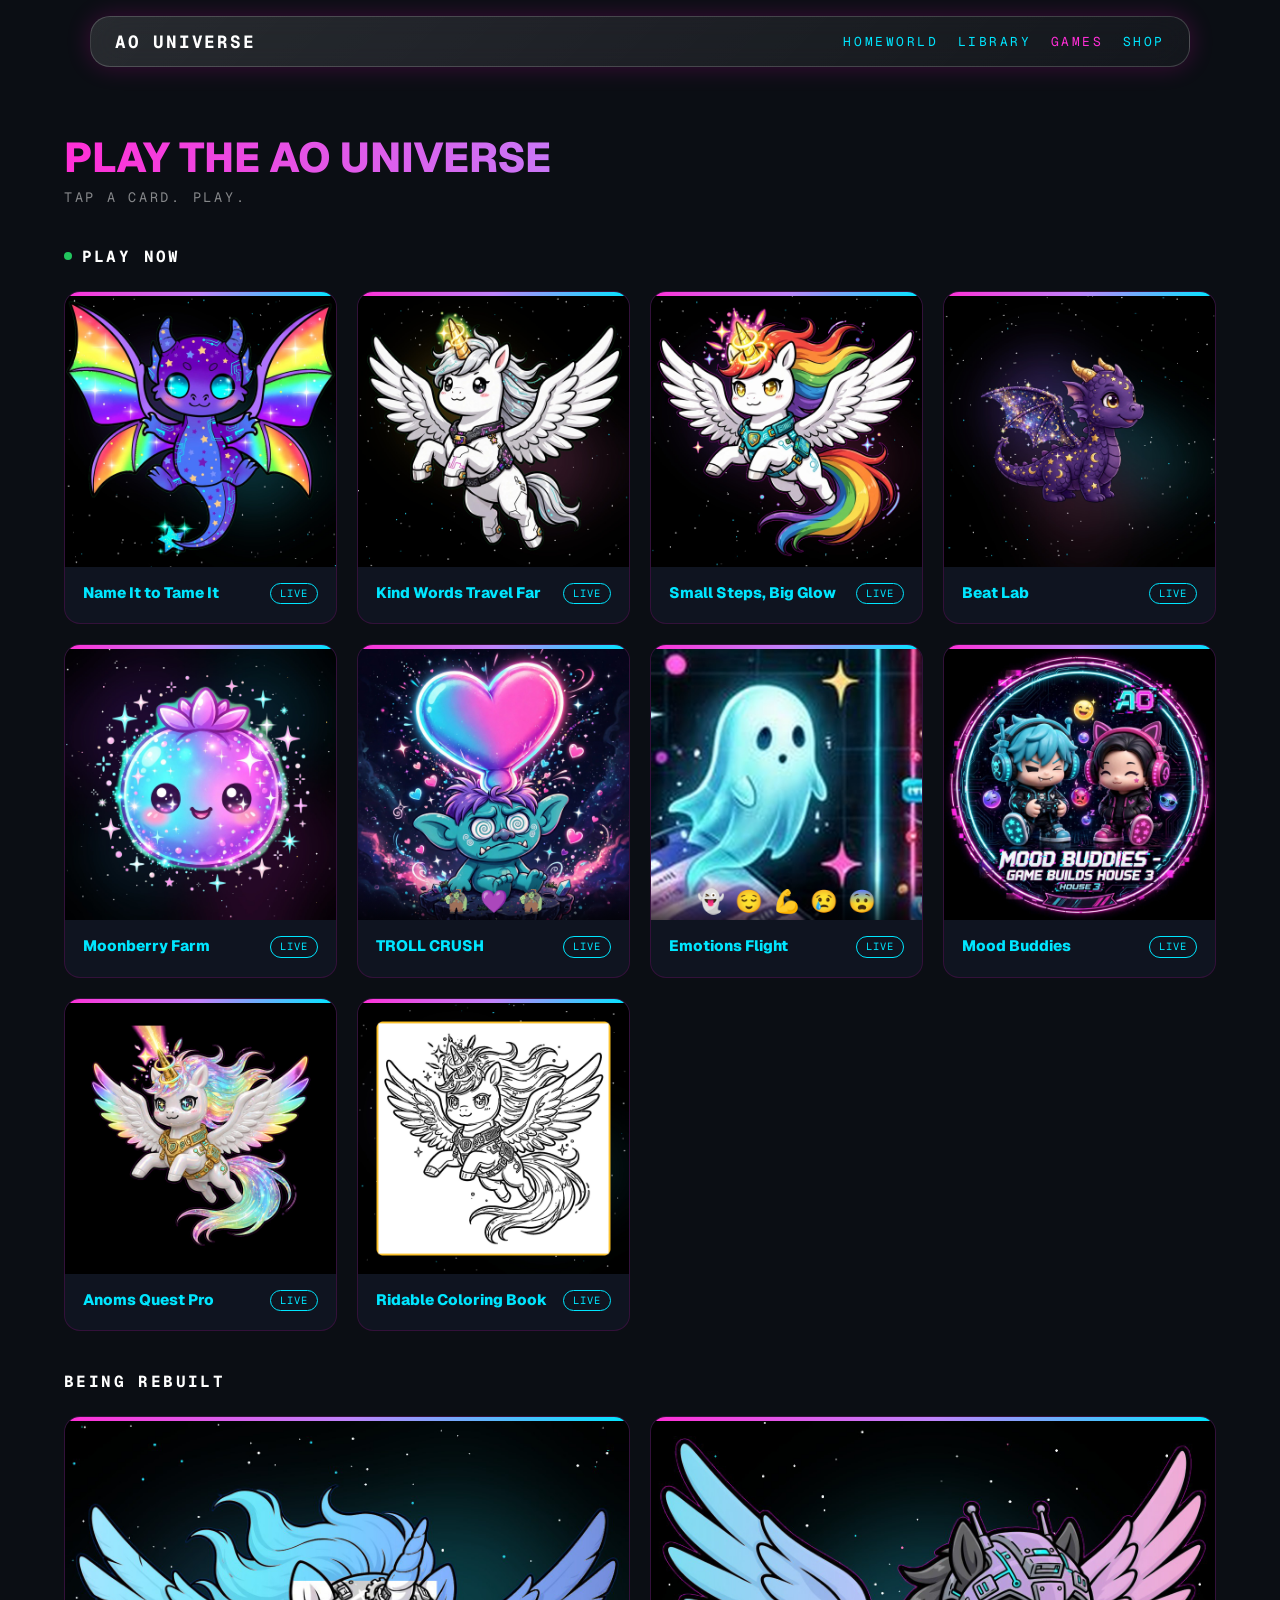
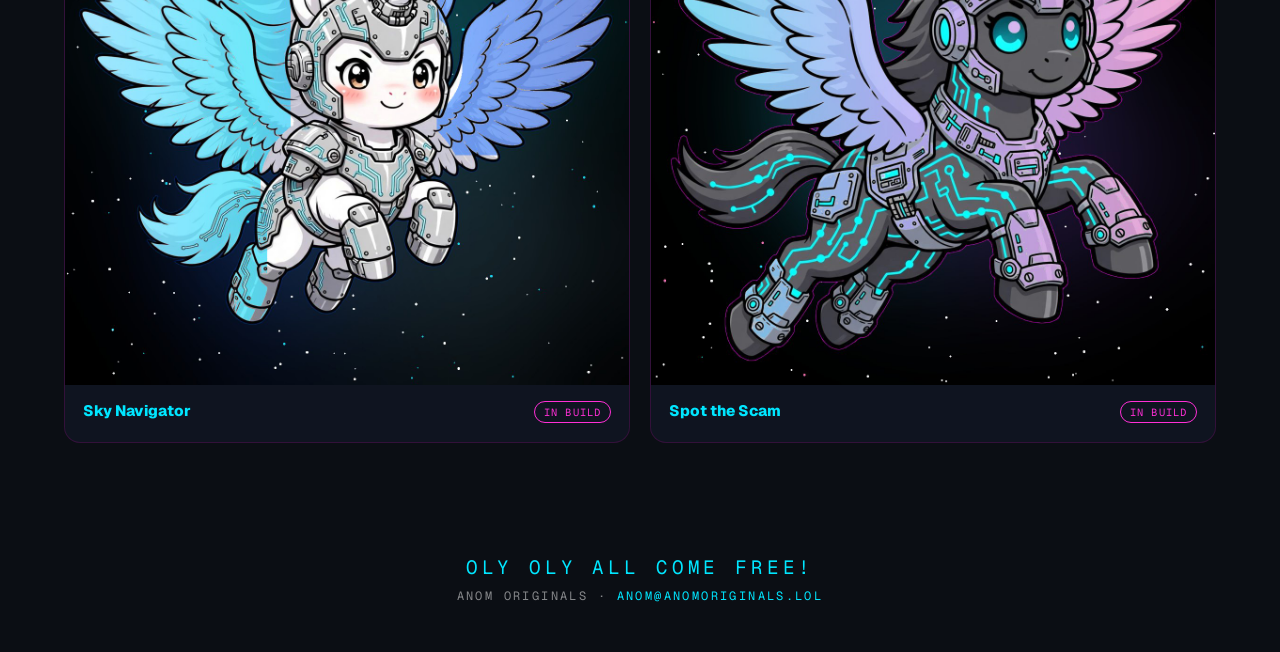
<file: games/index.html>
<!DOCTYPE html>
<html lang="en">
<head>
  <meta charset="UTF-8">
  <meta name="viewport" content="width=device-width, initial-scale=1.0">
  <meta name="description" content="AO Games Hub — tap a card and play. Glow lessons, Emotions Flight, Mood Buddies, Anoms Quest Pro, and the Ridable Coloring Book.">
  <!-- Share preview (Open Graph / Twitter) -->
  <meta property="og:type" content="website">
  <meta property="og:site_name" content="Anom Originals">
  <meta property="og:title" content="AO Games Hub // Play Free | Anom Originals">
  <meta property="og:description" content="Tap a card and play free: Mood Buddies, Troll Crush, Beat Lab, Moonberry Farm, Emotions Flight and Glow lessons. Games that teach feelings, safety, and kindness.">
  <meta property="og:url" content="https://anomartsy.xyz/games/">
  <meta property="og:image" content="https://anomartsy.xyz/games/og-games.jpg">
  <meta property="og:image:width" content="1200">
  <meta property="og:image:height" content="630">
  <meta name="twitter:card" content="summary_large_image">
  <meta name="twitter:title" content="AO Games Hub // Play Free | Anom Originals">
  <meta name="twitter:description" content="Tap a card and play free: Mood Buddies, Troll Crush, Beat Lab, Moonberry Farm, Emotions Flight and Glow lessons. Games that teach feelings, safety, and kindness.">
  <meta name="twitter:image" content="https://anomartsy.xyz/games/og-games.jpg">
  <title>AO UNIVERSE // Games Hub</title>

  <!-- Hub typography: Geist + Geist Mono (hub style) -->
  <link rel="preconnect" href="https://fonts.googleapis.com">
  <link rel="preconnect" href="https://fonts.gstatic.com" crossorigin>
  <link href="https://fonts.googleapis.com/css2?family=Geist:wght@400;700;800&family=Geist+Mono:wght@400;700&display=swap" rel="stylesheet">

  <style>
    /* AO GAMES HUB — hub design tokens */
    :root {
      --bg: #0b0e14;
      --card: #0f1420;
      --pink: #ff2fd6;
      --cyan: #00e6ff;
      --purple: #c084fc;
      --green: #22c55e;
      --gold: #d8ae55;
    }

    * { box-sizing: border-box; margin: 0; padding: 0; }

    body {
      background-color: var(--bg);
      color: #ffffff;
      font-family: 'Geist', 'Inter', sans-serif;
      min-height: 100vh;
      overflow-x: hidden;
    }

    /* GLASS NAVIGATION HUD */
    .nav-hud {
      position: fixed;
      top: 1rem;
      left: 50%;
      transform: translateX(-50%);
      width: 90%;
      max-width: 1100px;
      background: linear-gradient(135deg, rgba(255,255,255,0.12), rgba(255,255,255,0.04));
      backdrop-filter: blur(18px);
      -webkit-backdrop-filter: blur(18px);
      border: 1px solid rgba(255,255,255,0.18);
      border-radius: 20px;
      padding: 0.8rem 1.5rem;
      display: flex;
      justify-content: space-between;
      align-items: center;
      z-index: 1000;
      box-shadow: 0 0 24px rgba(255, 0, 200, 0.2);
    }

    .brand-title {
      font-family: 'Geist Mono', monospace;
      font-size: 1.1rem;
      letter-spacing: 0.1em;
      color: #ffffff;
      text-decoration: none;
      font-weight: 700;
    }

    .hud-links { display: flex; gap: 1.2rem; flex-wrap: wrap; }

    .hud-link {
      font-family: 'Geist Mono', monospace;
      font-size: 0.8rem;
      letter-spacing: 0.2em;
      color: var(--cyan);
      text-decoration: none;
      text-transform: uppercase;
    }

    .hud-link:hover { color: var(--pink); }
    .hud-link[aria-current="page"] { color: var(--pink); }

    /* HERO */
    .container {
      padding-top: 8.5rem;
      padding-bottom: 5rem;
      max-width: 1280px;
      margin: 0 auto;
      width: 90%;
    }

    h1.hero {
      font-size: 2.6rem;
      font-weight: 800;
      line-height: 1.05;
      margin-bottom: 0.5rem;
      background: linear-gradient(90deg, var(--pink), var(--purple), var(--cyan));
      -webkit-background-clip: text;
      background-clip: text;
      color: transparent;
    }

    p.hero-sub {
      font-family: 'Geist Mono', monospace;
      font-size: 0.85rem;
      letter-spacing: 0.2em;
      color: rgba(255,255,255,0.5);
      text-transform: uppercase;
      margin-bottom: 2.5rem;
    }

    h2.section-title {
      font-family: 'Geist Mono', monospace;
      font-size: 1rem;
      letter-spacing: 0.15em;
      color: #ffffff;
      text-transform: uppercase;
      margin: 2.5rem 0 1.5rem;
      display: flex;
      align-items: center;
      gap: 0.6rem;
    }

    .live-dot {
      width: 8px; height: 8px;
      border-radius: 50%;
      background: var(--green);
      display: inline-block;
      animation: pulse 1.6s ease-in-out infinite;
    }

    @keyframes pulse {
      0%, 100% { opacity: 1; }
      50% { opacity: 0.35; }
    }

    /* GRAPHIC CARD GRID — more graphics, less words */
    .grid {
      display: grid;
      grid-template-columns: repeat(auto-fit, minmax(260px, 1fr));
      gap: 1.25rem;
    }

    .card {
      background: var(--card);
      border: 1px solid rgba(255,0,204,0.15);
      border-radius: 16px;
      overflow: hidden;
      position: relative;
      text-decoration: none;
      color: #ffffff;
      display: block;
      transition: border-color 0.3s ease, box-shadow 0.3s ease, transform 0.3s ease;
      animation: breathe 3.9s ease-in-out infinite;
    }

    .card:hover {
      border-color: var(--cyan);
      box-shadow: 0 0 24px rgba(0, 230, 255, 0.25);
      transform: translateY(-2px);
    }

    .card::before {
      content: "";
      display: block;
      height: 4px;
      background: linear-gradient(90deg, var(--pink), var(--purple), var(--cyan));
    }

    @keyframes breathe {
      0%, 100% { transform: scale(1); }
      50% { transform: scale(1.01); }
    }

    .card-visual {
      width: 100%;
      aspect-ratio: 1 / 1;
      object-fit: cover;
      display: block;
      background: #000;
    }

    .card-visual-contain {
      object-fit: contain;
    }

    .card-visual-wrap { position: relative; }

    .emote-strip {
      position: absolute;
      left: 0; right: 0; bottom: 0;
      display: flex;
      justify-content: center;
      gap: 0.6rem;
      padding: 0.6rem 0.4rem 0.5rem;
      background: linear-gradient(transparent, rgba(0,0,0,0.7));
      font-size: 1.4rem;
      line-height: 1;
    }

    .card-visual-gradient {
      width: 100%;
      aspect-ratio: 4 / 3;
      display: flex;
      align-items: center;
      justify-content: center;
      font-weight: 800;
      font-size: 2.2rem;
      letter-spacing: 0.05em;
      text-align: center;
      padding: 1rem;
    }

    .grad-glow1 { background: linear-gradient(135deg, #ff2fd6, #7c3aed); }
    .grad-glow2 { background: linear-gradient(135deg, #00e6ff, #2563eb); }
    .grad-glow3 { background: linear-gradient(135deg, #d8ae55, #ff2fd6); }
    .grad-sky { background: linear-gradient(135deg, #0ea5e9, #c084fc); }
    .grad-scam { background: linear-gradient(135deg, #22c55e, #00e6ff); }

    .card-body {
      padding: 1rem 1.1rem 1.2rem;
      display: flex;
      justify-content: space-between;
      align-items: flex-start;
      gap: 0.6rem;
    }

    .card-title {
      font-size: 0.95rem;
      font-weight: 800;
      line-height: 1.25;
      color: var(--cyan);
    }

    .card-tag {
      font-family: 'Geist Mono', monospace;
      font-size: 0.65rem;
      letter-spacing: 0.12em;
      color: rgba(255,255,255,0.5);
      text-transform: uppercase;
      white-space: nowrap;
      border: 1px solid rgba(255,255,255,0.2);
      border-radius: 999px;
      padding: 0.2rem 0.55rem;
      flex-shrink: 0;
    }

    .card-tag.live { color: var(--cyan); border-color: var(--cyan); }
    .card-tag.build { color: var(--pink); border-color: var(--pink); }

    .card-static { cursor: default; }
    .card-static:hover { transform: none; }

    footer { text-align: center; padding: 2rem 1rem 3rem; }

    footer .safe-word {
      font-family: 'Geist Mono', monospace;
      font-size: 1.2rem;
      color: var(--cyan);
      margin-bottom: 0.5rem;
    }

    footer p {
      font-family: 'Geist Mono', monospace;
      font-size: 0.75rem;
      letter-spacing: 0.2em;
      color: rgba(255,255,255,0.5);
      text-transform: uppercase;
    }

    footer a { color: var(--cyan); text-decoration: none; }

    @media (prefers-reduced-motion: reduce) {
      * { animation: none !important; }
    }
  </style>
</head>
<body>

  <!-- NAVIGATION HUD — only links that work today -->
  <nav class="nav-hud">
    <a href="https://anomartsy.xyz/" class="brand-title">AO UNIVERSE</a>
    <div class="hud-links">
      <a href="https://anomartsy.xyz/" class="hud-link">Homeworld</a>
      <a href="https://library.anomartsy.xyz/" class="hud-link">Library</a>
      <a href="https://anomartsy.xyz/games/" class="hud-link" aria-current="page">Games</a>
      <a href="https://anomarsty.lol/" class="hud-link">Shop</a>
    </div>
  </nav>

  <div class="container">
    <h1 class="hero">PLAY THE AO UNIVERSE</h1>
    <p class="hero-sub">Tap a card. Play.</p>

    <h2 class="section-title"><span class="live-dot"></span> Play now</h2>
    <div class="grid">

      <!-- GLOW 01 -->
      <a class="card" href="https://anomarsty.lol/glow/">
        <img class="card-visual" src="assets/card-glow-01.jpg" alt="Little purple dragon with rainbow wings — Glow 01">
        <div class="card-body">
          <span class="card-title">Name It to Tame It</span>
          <span class="card-tag live">Live</span>
        </div>
      </a>

      <!-- GLOW 02 -->
      <a class="card" href="https://anomarsty.lol/glow/">
        <img class="card-visual" src="assets/card-glow-02.jpg" alt="White winged unicorn with a gold horn — Glow 02">
        <div class="card-body">
          <span class="card-title">Kind Words Travel Far</span>
          <span class="card-tag live">Live</span>
        </div>
      </a>

      <!-- GLOW 03 -->
      <a class="card" href="https://anomarsty.lol/glow/">
        <img class="card-visual" src="assets/card-glow-03.jpg" alt="Rainbow-maned winged unicorn — Glow 03">
        <div class="card-body">
          <span class="card-title">Small Steps, Big Glow</span>
          <span class="card-tag live">Live</span>
        </div>
      </a>

      <!-- BEAT LAB -->
      <a class="card" href="https://anomartsy.xyz/beatlab/">
        <img class="card-visual" src="assets/card-beat-lab.jpg" alt="Cosmic dragon with starry wings — Beat Lab">
        <div class="card-body">
          <span class="card-title">Beat Lab</span>
          <span class="card-tag live">Live</span>
        </div>
      </a>

      <!-- MOONBERRY FARM -->
      <a class="card" href="https://anomartsy.xyz/moonberry/">
        <img class="card-visual" src="assets/card-moonberry-farm.jpg" alt="Smiling galaxy Moonberry with a pink crown — Moonberry Farm">
        <div class="card-body">
          <span class="card-title">Moonberry Farm</span>
          <span class="card-tag live">Live</span>
        </div>
      </a>

        <!-- TROLL CRUSH -->
  <a class="card" href="troll-crush/Troll-Crush-Real-Graphics_5_flbq.html">
    <div class="card-visual-wrap">
      <img class="card-visual" src="assets/card-troll-crush.jpg" alt="Troll Crush — a grumpy troll crushed with love">
      <div class="emote-strip"><span>🧌</span><span>💜</span><span>🧌</span></div>
    </div>
    <div class="card-body">
      <span class="card-title">TROLL CRUSH</span>
      <span class="card-tag live">Live</span>
    </div>
  </a>

  <!-- EMOTIONS FLIGHT -->
      <a class="card" href="emotion-flight/">
        <div class="card-visual-wrap">
          <img class="card-visual" src="assets/card-emotion-flight-ghost.jpg" alt="The Ghost Reader — Emotions Flight">
          <div class="emote-strip"><span>👻</span><span>😌</span><span>💪</span><span>😢</span><span>😨</span></div>
        </div>
        <div class="card-body">
          <span class="card-title">Emotions Flight</span>
          <span class="card-tag live">Live</span>
        </div>
      </a>

      <!-- MOOD BUDDIES -->
      <a class="card" href="mood-buddies/">
        <img class="card-visual" src="assets/card-mood-buddies.jpg" alt="Mood Buddies — how gaming together builds community">
        <div class="card-body">
          <span class="card-title">Mood Buddies</span>
          <span class="card-tag live">Live</span>
        </div>
      </a>

      <!-- ANOMS QUEST PRO -->
      <a class="card" href="anoms-quest-pro/">
        <img class="card-visual" src="assets/card-anoms-quest-pro.jpg" alt="Anoms Quest Pro — Black Brand Edition adventure">
        <div class="card-body">
          <span class="card-title">Anoms Quest Pro</span>
          <span class="card-tag live">Live</span>
        </div>
      </a>

      <!-- RIDABLE COLORING BOOK -->
      <a class="card" href="ridable-coloring-book/">
        <img class="card-visual" src="assets/card-ridable-coloring-book.jpg" alt="Ridable Coloring Book — color the ridable mounts">
        <div class="card-body">
          <span class="card-title">Ridable Coloring Book</span>
          <span class="card-tag live">Live</span>
        </div>
      </a>
    </div>

    <h2 class="section-title">Being rebuilt</h2>
    <div class="grid">
      <!-- SKY NAVIGATOR -->
      <div class="card card-static">
        <img class="card-visual" src="assets/card-sky-navigator.jpg" alt="Armored white winged unicorn — Sky Navigator">
        <div class="card-body">
          <span class="card-title">Sky Navigator</span>
          <span class="card-tag build">In Build</span>
        </div>
      </div>

      <!-- SPOT THE SCAM -->
      <div class="card card-static">
        <img class="card-visual" src="assets/card-spot-the-scam.jpg" alt="Cyber robot winged horse — Spot the Scam">
        <div class="card-body">
          <span class="card-title">Spot the Scam</span>
          <span class="card-tag build">In Build</span>
        </div>
      </div>
    </div>
  </div>

  <footer>
    <p class="safe-word">Oly Oly All Come Free!</p>
    <p>Anom Originals &middot; <a href="mailto:anom@anomoriginals.lol">anom@anomoriginals.lol</a></p>
  </footer>

</body>
</html>
</file>
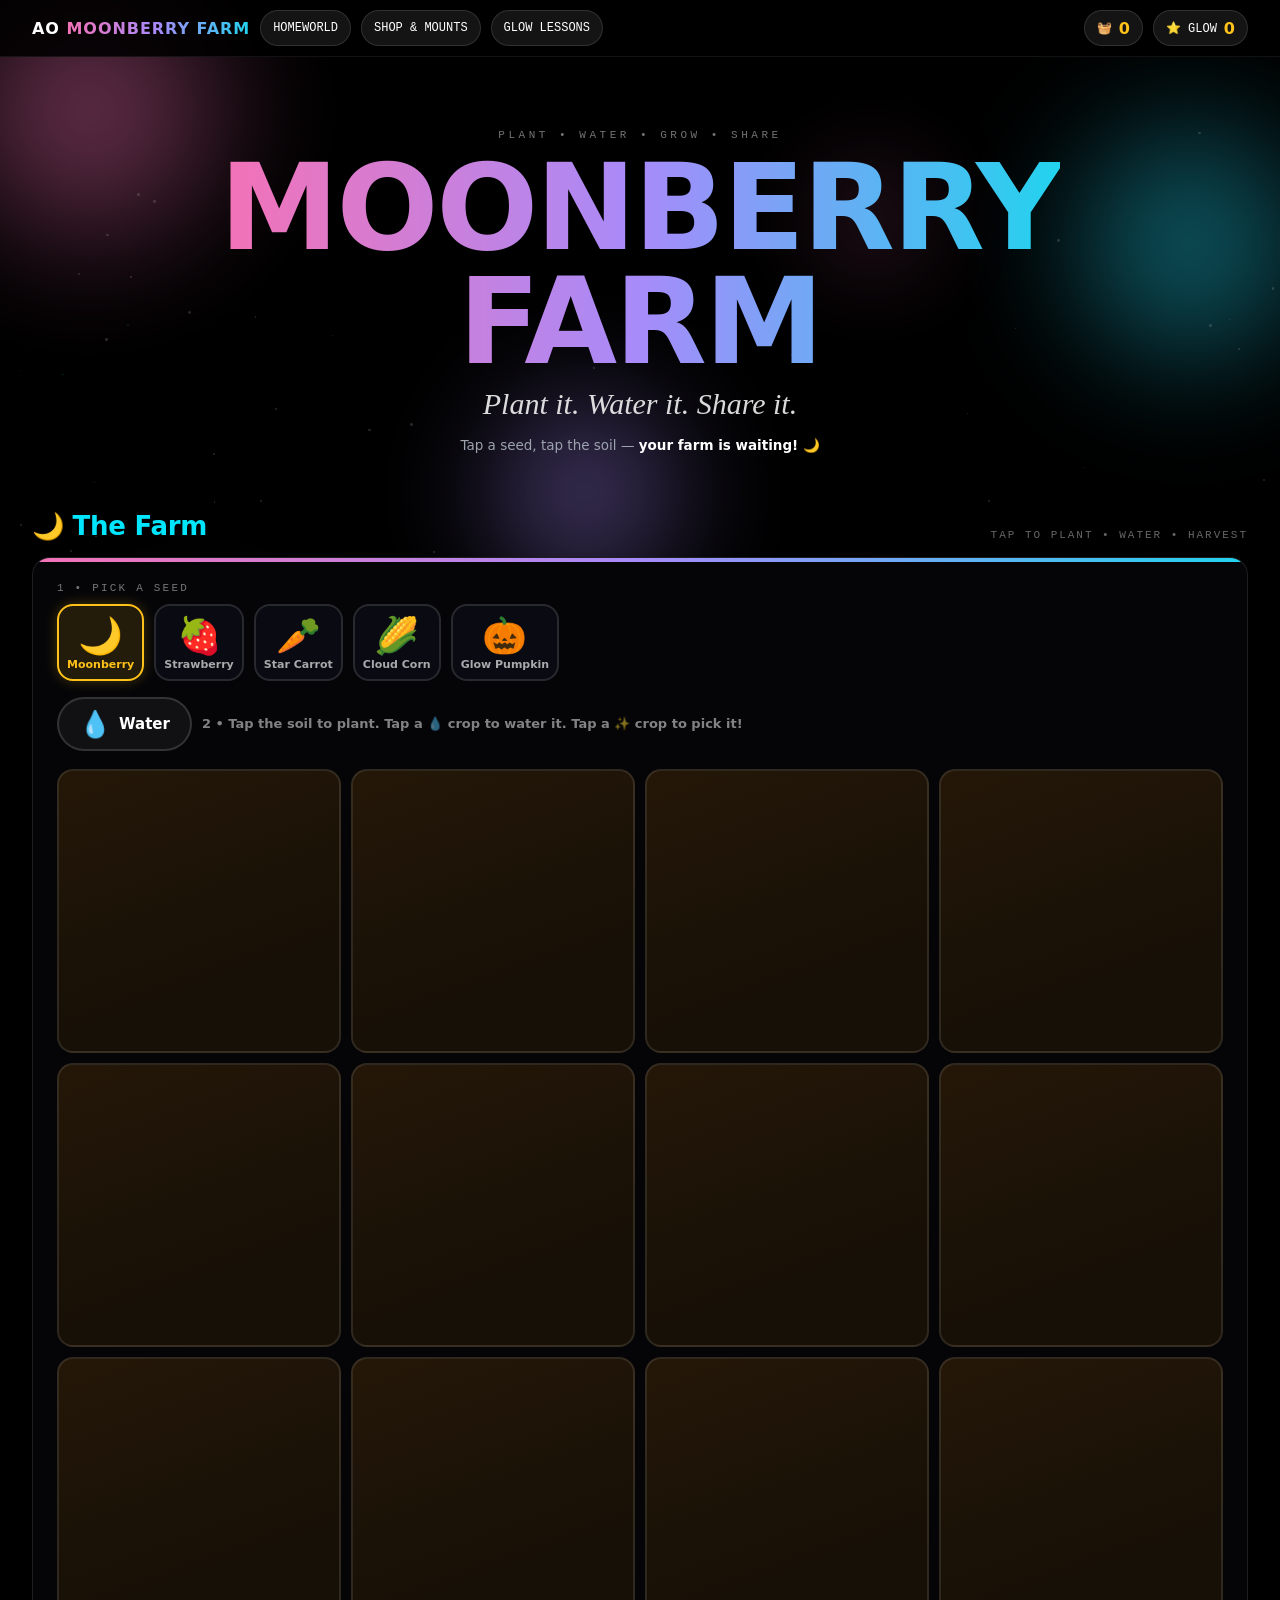
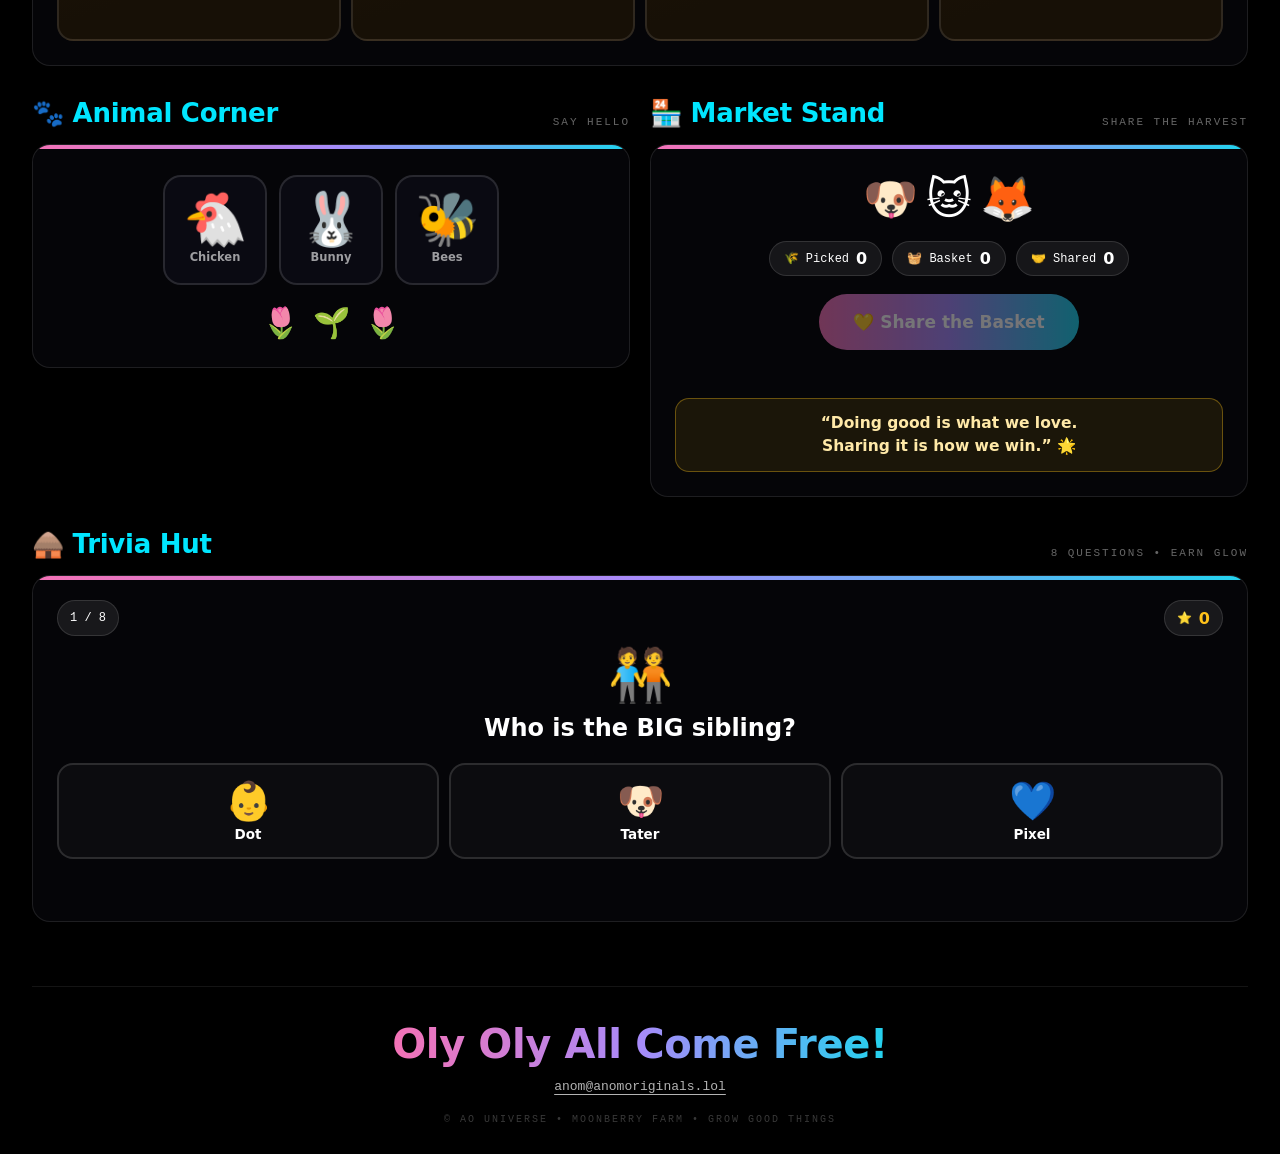
<file: moonberry/index.html>
<!DOCTYPE html>
<html lang="en">
<head>
<meta charset="UTF-8">
<meta name="viewport" content="width=device-width, initial-scale=1.0">
<title>AO Moonberry Farm — Plant it. Water it. Share it.</title>
<style>
  :root{
    --bg:#000000; --card:#050508; --panel:#0a0a12; --panel2:#07070d;
    --pink:#f472b6; --purple:#a78bfa; --cyan:#00e6ff; --cyansoft:#22d3ee; --green:#22c55e; --gold:#FFC21A;
    --border:rgba(255,255,255,.10); --border-hover:rgba(0,230,255,.4);
    --grad:linear-gradient(90deg,#f472b6,#a78bfa,#22d3ee);
  }
  *{margin:0;padding:0;box-sizing:border-box}
  html{scroll-behavior:smooth}
  body{background:var(--bg);color:#fff;font-family:system-ui,'Segoe UI',Roboto,Inter,sans-serif;min-height:100vh;overflow-x:hidden}
  .mono{font-family:ui-monospace,'SF Mono',Menlo,Consolas,monospace}
  .serif-i{font-family:Georgia,'Times New Roman',serif;font-style:italic}
  .grad-text{background:var(--grad);-webkit-background-clip:text;background-clip:text;color:transparent}
  .wrap{max-width:1280px;margin:0 auto;padding:0 20px;position:relative;z-index:1}
  @media(min-width:768px){.wrap{padding:0 32px}}

  @keyframes breathe{0%,100%{transform:scale(1) translateY(0)}50%{transform:scale(1.04) translateY(-4px)}}
  .br1{animation:breathe 3.2s ease-in-out infinite}
  .br2{animation:breathe 3.9s ease-in-out -1.4s infinite}
  @keyframes flyup{0%{opacity:0;transform:translateY(6px) scale(.8)}15%{opacity:1}100%{opacity:0;transform:translateY(-46px) scale(1.15)}}
  @keyframes shake{0%,100%{transform:translateX(0)}25%{transform:translateX(-5px)}75%{transform:translateX(5px)}}
  @keyframes popin{0%{transform:scale(.6);opacity:0}60%{transform:scale(1.12)}100%{transform:scale(1);opacity:1}}
  @keyframes bob{0%,100%{transform:translateY(0)}50%{transform:translateY(-6px)}}
  @keyframes hop{0%,100%{transform:translateY(0)}30%{transform:translateY(-16px) scale(1.05)}60%{transform:translateY(0)}75%{transform:translateY(-8px)}}
  @keyframes wiggle{0%,100%{transform:rotate(0deg)}25%{transform:rotate(-6deg)}75%{transform:rotate(6deg)}}
  @keyframes shimmer{0%{background-position:-200% 0}100%{background-position:200% 0}}
  @keyframes heartup{0%{opacity:0;transform:translateY(4px) scale(.7)}20%{opacity:1}100%{opacity:0;transform:translateY(-44px) scale(1.2)}}
  @keyframes beeloop{0%{transform:translate(0,0) rotate(0deg)}25%{transform:translate(14px,-12px) rotate(12deg)}50%{transform:translate(0,-20px) rotate(0deg)}75%{transform:translate(-14px,-12px) rotate(-12deg)}100%{transform:translate(0,0) rotate(0deg)}}
  @keyframes sparklePulse{0%,100%{opacity:.35;transform:scale(.85)}50%{opacity:1;transform:scale(1.1)}}

  /* Living world background */
  .world{position:fixed;inset:0;overflow:hidden;z-index:0;pointer-events:none}
  header,.wrap{position:relative;z-index:1}
  .orb{position:absolute;border-radius:50%;filter:blur(50px);opacity:.5;will-change:transform}
  .o1{width:420px;height:420px;left:-120px;top:-100px;background:radial-gradient(circle,#f472b6,transparent 65%);animation:breathe1 3.9s ease-in-out infinite}
  .o2{width:380px;height:380px;right:-100px;top:6%;background:radial-gradient(circle,#22d3ee,transparent 65%);animation:breathe2 3.2s ease-in-out infinite}
  .o3{width:300px;height:300px;left:34%;top:38%;background:radial-gradient(circle,#a78bfa,transparent 65%);animation:breathe1 4.1s ease-in-out infinite reverse}
  .o4{width:340px;height:340px;right:8%;bottom:-120px;background:radial-gradient(circle,#fbbf24,transparent 65%);opacity:.34;animation:breathe2 6s ease-in-out infinite}
  .o5{width:200px;height:200px;left:8%;bottom:12%;background:radial-gradient(circle,#22c55e,transparent 65%);opacity:.38;animation:breathe1 3.6s ease-in-out infinite}
  .o6{width:150px;height:150px;right:26%;top:16%;background:radial-gradient(circle,#f472b6,transparent 65%);opacity:.36;animation:breathe2 3.8s ease-in-out infinite reverse}
  @keyframes breathe1{0%,100%{transform:scale(1) translate(0,0)}50%{transform:scale(1.05) translate(4px,-5px)}}
  @keyframes breathe2{0%,100%{transform:scale(1.03) translate(0,0)}50%{transform:scale(.99) translate(-5px,4px)}}
  .stars{position:absolute;inset:0}
  .star{position:absolute;border-radius:50%;background:#fff;opacity:.15;animation:twinkle ease-in-out infinite}
  @keyframes twinkle{0%,100%{opacity:.1}50%{opacity:.75}}
  @media (prefers-reduced-motion: reduce){
    *,*::before,*::after{animation:none!important;transition:none!important}
    html{scroll-behavior:auto}
    .orb,.star{animation:none!important}
  }

  /* Header / back-nav */
  header{position:sticky;top:0;z-index:50;background:rgba(0,0,0,.88);backdrop-filter:blur(10px);border-bottom:1px solid rgba(255,255,255,.07)}
  .hud{display:flex;align-items:center;gap:10px;min-height:56px;max-width:1280px;margin:0 auto;padding:6px 20px;flex-wrap:wrap}
  @media(min-width:768px){.hud{padding:6px 32px}}
  .logo{font-weight:800;letter-spacing:.06em;font-size:16px;white-space:nowrap}
  .hud .spacer{flex:1}
  .pill{display:inline-flex;align-items:center;gap:7px;padding:6px 12px;border-radius:999px;background:rgba(255,255,255,.08);border:1px solid rgba(255,255,255,.12);font-family:ui-monospace,Menlo,monospace;font-size:12px;white-space:nowrap;min-height:36px}
  .pill .num{font-weight:800;font-size:16px;color:var(--gold);font-family:system-ui,sans-serif}
  .pill.nav-link{text-decoration:none;color:#fff;cursor:pointer;transition:all .25s}
  .pill.nav-link:hover{border-color:rgba(0,230,255,.6);color:var(--cyan)}
  #flyZone{position:relative}
  .fly{position:absolute;right:0;top:-6px;font-weight:800;color:var(--gold);font-size:15px;animation:flyup 1.6s ease forwards;pointer-events:none;white-space:nowrap;text-shadow:0 0 12px rgba(255,194,26,.7);z-index:60}

  /* Hero */
  .hero{text-align:center;padding:52px 0 26px}
  @media(min-width:768px){.hero{padding:72px 0 34px}}
  .eyebrow{font-family:ui-monospace,Menlo,monospace;font-size:11px;letter-spacing:.32em;color:rgba(255,255,255,.45)}
  .hero h1{font-size:clamp(52px,11vw,120px);font-weight:800;line-height:.95;letter-spacing:-.02em;margin-top:10px;display:inline-block}
  .hero .sub{font-size:clamp(20px,3.2vw,30px);color:rgba(255,255,255,.85);margin-top:8px}
  .note-line{text-align:center;color:#9ca3af;font-size:13.5px;margin-top:16px}
  .note-line strong{color:#fff}

  /* Sections + panels */
  section{padding:24px 0 8px}
  .sec-head{display:flex;align-items:flex-end;justify-content:space-between;gap:12px;margin-bottom:16px}
  .sec-head h2{font-size:20px;font-weight:800;letter-spacing:-.01em;color:var(--cyan)}
  @media(min-width:768px){.sec-head h2{font-size:26px}}
  .sec-note{font-family:ui-monospace,Menlo,monospace;font-size:11px;letter-spacing:.18em;color:rgba(255,255,255,.4);text-align:right}
  .panel{background:var(--card);border:1px solid var(--border);border-radius:18px;padding:18px;position:relative;overflow:hidden}
  @media(min-width:768px){.panel{padding:24px}}
  .panel::before{content:"";position:absolute;top:0;left:0;right:0;height:4px;background:var(--grad)}
  .two-col{display:grid;grid-template-columns:1fr;gap:20px}
  @media(min-width:860px){.two-col{grid-template-columns:1fr 1fr}}

  /* Seed bar + tools */
  .bar-label{font-family:ui-monospace,Menlo,monospace;font-size:11px;letter-spacing:.2em;color:rgba(255,255,255,.45);margin-bottom:10px}
  .seed-bar{display:flex;gap:10px;flex-wrap:wrap}
  .seed-btn{display:flex;flex-direction:column;align-items:center;gap:2px;min-width:74px;min-height:76px;padding:10px 8px 8px;border-radius:16px;border:2px solid rgba(255,255,255,.12);background:var(--panel);color:#fff;cursor:pointer;transition:all .2s;font-family:system-ui,sans-serif}
  .seed-btn .se{font-size:36px;line-height:1.1}
  .seed-btn small{font-size:11px;font-weight:700;color:rgba(255,255,255,.65)}
  .seed-btn:hover{border-color:var(--cyan)}
  .seed-btn.selected{border-color:var(--gold);background:rgba(255,194,26,.12);box-shadow:0 0 14px rgba(255,194,26,.25)}
  .seed-btn.selected small{color:var(--gold)}
  .tool-row{display:flex;gap:10px;flex-wrap:wrap;align-items:center;margin-top:16px}
  .tool-btn{display:inline-flex;align-items:center;gap:8px;min-height:52px;padding:10px 20px;border-radius:999px;border:2px solid rgba(255,255,255,.14);background:rgba(255,255,255,.05);color:#fff;font-weight:800;font-size:15px;cursor:pointer;font-family:system-ui,sans-serif;transition:all .2s}
  .tool-btn .te{font-size:26px}
  .tool-btn:hover{border-color:var(--cyan)}
  .tool-btn.active{border-color:var(--cyansoft);background:rgba(34,211,238,.15);box-shadow:0 0 14px rgba(34,211,238,.3)}
  .tool-hint{font-size:13px;font-weight:600;color:rgba(255,255,255,.5)}

  /* Farm grid */
  .farm-grid{display:grid;grid-template-columns:repeat(4,1fr);gap:10px;margin-top:18px}
  @media(max-width:560px){.farm-grid{gap:7px}}
  .plot{position:relative;aspect-ratio:1/1;border-radius:16px;border:2px solid rgba(255,255,255,.10);background:linear-gradient(160deg,#241708,#171006 70%);cursor:pointer;padding:0;overflow:hidden;transition:border-color .2s,transform .15s;font-family:system-ui,sans-serif;min-height:44px}
  .plot:hover{border-color:rgba(0,230,255,.45)}
  .plot:active{transform:scale(.96)}
  .plot .crop{position:absolute;inset:0;display:flex;align-items:center;justify-content:center;line-height:1;transition:font-size .3s}
  .plot .crop.s1{font-size:clamp(24px,5.5vw,36px)}
  .plot .crop.s2{font-size:clamp(32px,7vw,46px)}
  .plot .crop.s3{font-size:clamp(40px,8.5vw,56px)}
  .plot.ripe{border-color:rgba(255,194,26,.55);box-shadow:0 0 16px rgba(255,194,26,.22)}
  .plot.ripe .crop{animation:bob 2.2s ease-in-out infinite}
  .plot .sparkle{position:absolute;top:5px;right:7px;font-size:16px;display:none;animation:sparklePulse 1.2s ease-in-out infinite}
  .plot.ripe .sparkle{display:block}
  .plot .badge{position:absolute;font-size:19px;display:none;line-height:1;z-index:3}
  .plot .badge-water{bottom:6px;right:6px;animation:bob 1.4s ease-in-out infinite}
  .plot.thirsty .badge-water{display:block}
  .plot.thirsty .crop{opacity:.75}
  .plot .badge-weed{bottom:5px;left:6px;font-size:21px}
  .plot.weedy .badge-weed{display:block}
  .plot .crow{position:absolute;top:2px;left:50%;transform:translateX(-50%);font-size:27px;display:none;z-index:4;animation:bob 1s ease-in-out infinite}
  .plot.crowed .crow{display:block}
  .plot .pbar{position:absolute;left:10%;right:10%;bottom:7px;height:6px;border-radius:99px;background:rgba(255,255,255,.13);overflow:hidden;display:none}
  .plot .pfill{height:100%;width:0;background:linear-gradient(90deg,#22c55e,#a3e635);border-radius:99px;transition:width .25s linear}
  .plot.growing .pbar{display:block}
  .plot.growing::after{content:"";position:absolute;inset:0;background:linear-gradient(110deg,transparent 30%,rgba(255,255,255,.10) 50%,transparent 70%);background-size:200% 100%;animation:shimmer 1.6s linear infinite;pointer-events:none}
  .plot .splash{position:absolute;inset:0;display:flex;align-items:center;justify-content:center;font-size:30px;pointer-events:none;animation:heartup 0.9s ease forwards;z-index:5}

  /* Animals */
  .animals{display:flex;gap:12px;flex-wrap:wrap;justify-content:center;padding-top:6px}
  .animal-btn{display:flex;flex-direction:column;align-items:center;gap:2px;min-width:104px;min-height:110px;padding:14px 10px 10px;border-radius:18px;border:2px solid rgba(255,255,255,.12);background:var(--panel);color:#fff;cursor:pointer;font-family:system-ui,sans-serif;transition:border-color .2s}
  .animal-btn:hover{border-color:var(--cyan)}
  .animal-btn .ae{font-size:52px;line-height:1.1;display:block}
  .animal-btn small{font-size:11.5px;font-weight:700;color:rgba(255,255,255,.6)}
  .animal-btn.hopping .ae{animation:hop .6s ease}
  .animal-btn.bee-loop .ae{animation:beeloop 1.2s ease}
  .flowers{display:flex;gap:14px;justify-content:center;margin-top:18px;font-size:30px;min-height:40px;align-items:center}
  .flower{display:inline-block;transition:transform .3s}
  .flower.bloom{animation:popin .45s ease}
  .egg-btn{display:none;margin:16px auto 0;min-height:56px;padding:8px 22px;border-radius:999px;border:2px solid var(--gold);background:rgba(255,194,26,.12);color:#fff;font-size:26px;cursor:pointer;font-family:system-ui,sans-serif;align-items:center;gap:8px}
  .egg-btn.show{display:inline-flex;animation:popin .4s ease}
  .egg-btn small{font-size:12px;font-weight:700;color:var(--gold)}

  /* Market stand */
  .stand-friends{display:flex;gap:8px;justify-content:center;font-size:44px;padding-top:4px;position:relative;min-height:58px}
  .stand-friends .friend{display:inline-block}
  .stand-friends .friend.bounce{animation:hop .6s ease}
  .hearts{position:absolute;inset:0;pointer-events:none}
  .hearts span{position:absolute;font-size:20px;animation:heartup 1.4s ease forwards}
  .stand-stats{display:flex;gap:10px;justify-content:center;flex-wrap:wrap;margin-top:14px}
  .stat{display:inline-flex;align-items:center;gap:7px;padding:7px 14px;border-radius:999px;background:rgba(255,255,255,.07);border:1px solid rgba(255,255,255,.12);font-family:ui-monospace,Menlo,monospace;font-size:12px}
  .stat .num{font-weight:800;font-size:16px;color:#fff;font-family:system-ui,sans-serif}
  .share-btn{display:block;margin:18px auto 0;min-height:56px;padding:14px 34px;border-radius:999px;border:none;background:var(--grad);color:#fff;font-weight:800;font-size:17px;cursor:pointer;font-family:system-ui,sans-serif;transition:filter .2s,transform .15s;box-shadow:0 8px 24px rgba(167,139,250,.35)}
  .share-btn:hover{filter:brightness(1.15)}
  .share-btn:active{transform:scale(.96)}
  .share-btn:disabled{opacity:.45;cursor:default;box-shadow:none}
  .share-feed{text-align:center;font-size:14.5px;font-weight:700;color:#7ee2a8;min-height:22px;margin-top:12px}
  .lesson-line{text-align:center;margin-top:14px;padding:13px 16px;border-radius:14px;background:rgba(255,194,26,.09);border:1px solid rgba(255,194,26,.35);font-size:15.5px;font-weight:700;color:#ffe9a8;line-height:1.5}

  /* Trivia hut */
  .quiz-top{display:flex;gap:10px;justify-content:space-between;align-items:center;flex-wrap:wrap}
  .quiz-emoji{font-size:52px;text-align:center;line-height:1.2;margin-top:8px}
  .quiz-q{font-size:clamp(19px,3.4vw,24px);font-weight:800;text-align:center;line-height:1.35;margin-top:6px}
  .quiz-opts{display:grid;gap:10px;margin-top:18px}
  @media(min-width:640px){.quiz-opts{grid-template-columns:repeat(3,1fr)}}
  .quiz-opt{display:flex;flex-direction:column;align-items:center;gap:3px;padding:16px 10px 13px;border-radius:16px;border:2px solid rgba(255,255,255,.13);background:rgba(255,255,255,.03);color:#fff;cursor:pointer;font-family:system-ui,sans-serif;transition:all .2s;min-height:96px}
  .quiz-opt .oe{font-size:38px;line-height:1.1}
  .quiz-opt small{font-size:13.5px;font-weight:700;text-align:center;line-height:1.3}
  .quiz-opt:hover{border-color:var(--cyan);background:rgba(0,230,255,.06)}
  .quiz-opt.right{border-color:var(--green);background:rgba(34,197,94,.16)}
  .quiz-opt.wrong{border-color:var(--pink);background:rgba(244,114,182,.13);animation:shake .3s}
  .quiz-opt:disabled{cursor:default;opacity:.85}
  .quiz-feed{text-align:center;font-size:15px;font-weight:700;min-height:24px;margin-top:14px;color:#7ee2a8}
  .quiz-feed.bad{color:#ff9aeb}
  .quiz-done{text-align:center;padding:12px 0 4px}
  .quiz-done .big{font-size:56px}
  .quiz-done h3{font-size:24px;font-weight:800;margin-top:6px}
  .quiz-done p{color:rgba(255,255,255,.65);font-size:15px;margin-top:6px}
  .again-btn{margin-top:16px;min-height:52px;padding:12px 28px;border-radius:999px;border:none;background:#fff;color:#000;font-family:ui-monospace,Menlo,monospace;font-size:13px;font-weight:700;letter-spacing:.05em;cursor:pointer;transition:all .25s}
  .again-btn:hover{background:var(--grad);color:#fff}

  /* Lesson toast + celebration */
  .toast{position:fixed;left:50%;bottom:26px;transform:translate(-50%,24px);z-index:80;display:flex;align-items:center;gap:12px;max-width:min(92vw,520px);padding:14px 22px;border-radius:999px;background:rgba(10,10,18,.92);border:1px solid rgba(255,194,26,.45);box-shadow:0 12px 40px rgba(0,0,0,.6);opacity:0;pointer-events:none;transition:opacity .45s ease,transform .45s ease;backdrop-filter:blur(6px)}
  .toast.show{opacity:1;transform:translate(-50%,0)}
  .toast .te{font-size:32px;line-height:1;flex:none}
  .toast .tt{font-size:16.5px;font-weight:800;line-height:1.35}
  .celebrate{position:fixed;inset:0;z-index:90;display:flex;align-items:center;justify-content:center;pointer-events:none;opacity:0;transition:opacity .5s ease}
  .celebrate.show{opacity:1}
  .celebrate .cbox{text-align:center;background:rgba(5,5,8,.9);border:1px solid rgba(255,194,26,.55);border-radius:24px;padding:34px 38px;max-width:min(92vw,480px);box-shadow:0 20px 60px rgba(0,0,0,.7);backdrop-filter:blur(6px)}
  .celebrate .cstar{font-size:76px;line-height:1;animation:bob 1.6s ease-in-out infinite}
  .celebrate .cline{font-size:clamp(19px,4vw,25px);font-weight:800;line-height:1.4;margin-top:12px;background:var(--grad);-webkit-background-clip:text;background-clip:text;color:transparent}
  .celebrate .csub{font-size:14px;font-weight:700;color:rgba(255,255,255,.65);margin-top:8px}

  /* Footer */
  footer{margin-top:56px;border-top:1px solid rgba(255,255,255,.08);padding:34px 0 26px;text-align:center}
  .safe{font-size:clamp(26px,4.5vw,40px)}
  .safe .grad-text{font-weight:800;letter-spacing:-.01em}
  footer .mail{display:inline-block;margin-top:12px;color:rgba(255,255,255,.7);font-family:ui-monospace,Menlo,monospace;font-size:13px;text-decoration:underline;text-underline-offset:4px}
  footer .mail:hover{color:#fff}
  .footline{margin-top:20px;font-family:ui-monospace,Menlo,monospace;font-size:10px;letter-spacing:.2em;color:rgba(255,255,255,.22)}
</style>
</head>
<body>

<div class="world" aria-hidden="true">
  <div class="orb o1"></div>
  <div class="orb o2"></div>
  <div class="orb o3"></div>
  <div class="orb o4"></div>
  <div class="orb o5"></div>
  <div class="orb o6"></div>
  <div class="stars" id="stars"></div>
</div>

<header>
  <div class="hud">
    <span class="logo">AO <span class="grad-text">MOONBERRY FARM</span></span>
    <a class="pill nav-link" href="https://anomartsy.xyz/">HOMEWORLD</a>
    <a class="pill nav-link" href="https://anomarsty.lol/">SHOP &amp; MOUNTS</a>
    <a class="pill nav-link" href="https://anomarsty.lol/glow/">GLOW LESSONS</a>
    <span class="spacer"></span>
    <span class="pill">🧺 <span class="num" id="basketNum">0</span></span>
    <span id="flyZone"><span class="pill">⭐ GLOW <span class="num" id="glowNum">0</span></span></span>
  </div>
</header>

<div class="wrap">

  <!-- HERO -->
  <div class="hero">
    <p class="eyebrow">PLANT • WATER • GROW • SHARE</p>
    <h1 class="grad-text br1">MOONBERRY<br>FARM</h1>
    <p class="sub serif-i">Plant it. Water it. Share it.</p>
    <p class="note-line">Tap a seed, tap the soil — <strong>your farm is waiting!</strong> 🌙</p>
  </div>

  <!-- THE FARM -->
  <section id="farm">
    <div class="sec-head">
      <h2>🌙 The Farm</h2>
      <span class="sec-note">TAP TO PLANT • WATER • HARVEST</span>
    </div>
    <div class="panel">
      <p class="bar-label">1 • PICK A SEED</p>
      <div class="seed-bar" id="seedBar"></div>
      <div class="tool-row">
        <button class="tool-btn" id="waterBtn" type="button"><span class="te">💧</span> Water</button>
        <span class="tool-hint">2 • Tap the soil to plant. Tap a 💧 crop to water it. Tap a ✨ crop to pick it!</span>
      </div>
      <div class="farm-grid" id="farmGrid"></div>
    </div>
  </section>

  <div class="two-col">
    <!-- ANIMAL CORNER -->
    <section id="animals">
      <div class="sec-head">
        <h2>🐾 Animal Corner</h2>
        <span class="sec-note">SAY HELLO</span>
      </div>
      <div class="panel">
        <div class="animals">
          <button class="animal-btn" id="chickenBtn" type="button"><span class="ae">🐔</span><small>Chicken</small></button>
          <button class="animal-btn" id="bunnyBtn" type="button"><span class="ae">🐰</span><small>Bunny</small></button>
          <button class="animal-btn" id="beeBtn" type="button"><span class="ae">🐝</span><small>Bees</small></button>
        </div>
        <button class="egg-btn" id="eggBtn" type="button">🥚 <small>Tap to collect!</small></button>
        <div class="flowers" id="flowers">
          <span class="flower">🌷</span>
          <span class="flower">🌱</span>
          <span class="flower">🌷</span>
        </div>
      </div>
    </section>

    <!-- MARKET STAND -->
    <section id="market">
      <div class="sec-head">
        <h2>🏪 Market Stand</h2>
        <span class="sec-note">SHARE THE HARVEST</span>
      </div>
      <div class="panel">
        <div class="stand-friends" id="friends">
          <span class="friend">🐶</span>
          <span class="friend">🐱</span>
          <span class="friend">🦊</span>
          <div class="hearts" id="hearts"></div>
        </div>
        <div class="stand-stats">
          <span class="stat">🌾 Picked <span class="num" id="statHarvest">0</span></span>
          <span class="stat">🧺 Basket <span class="num" id="statBasket">0</span></span>
          <span class="stat">🤝 Shared <span class="num" id="statShared">0</span></span>
        </div>
        <button class="share-btn" id="shareBtn" type="button" disabled>💛 Share the Basket</button>
        <p class="share-feed" id="shareFeed"></p>
        <p class="lesson-line">“Doing good is what we love.<br>Sharing it is how we win.” 🌟</p>
      </div>
    </section>
  </div>

  <!-- TRIVIA HUT -->
  <section id="trivia">
    <div class="sec-head">
      <h2>🛖 Trivia Hut</h2>
      <span class="sec-note">8 QUESTIONS • EARN GLOW</span>
    </div>
    <div class="panel">
      <div id="quizMain">
        <div class="quiz-top">
          <span class="pill mono" id="quizCount">1 / 8</span>
          <span class="pill">⭐ <span class="num" id="quizScore">0</span></span>
        </div>
        <p class="quiz-emoji" id="quizEmoji">🧑‍🤝‍🧑</p>
        <p class="quiz-q" id="quizQ"></p>
        <div class="quiz-opts" id="quizOpts"></div>
        <p class="quiz-feed" id="quizFeed"></p>
      </div>
      <div class="quiz-done" id="quizDone" hidden>
        <p class="big">🌟</p>
        <h3>You did it!</h3>
        <p id="quizFinal"></p>
        <button class="again-btn" id="quizAgain" type="button">PLAY AGAIN ↻</button>
      </div>
    </div>
  </section>

  <!-- FOOTER -->
  <footer>
    <p class="safe"><span class="grad-text">Oly Oly All Come Free!</span></p>
    <a class="mail" href="mailto:anom@anomoriginals.lol">anom@anomoriginals.lol</a>
    <p class="footline">© AO UNIVERSE • MOONBERRY FARM • GROW GOOD THINGS</p>
  </footer>

</div>

<!-- Lesson toast -->
<div class="toast" id="toast" role="status" aria-live="polite">
  <span class="te" id="toastEmoji">💧</span>
  <span class="tt" id="toastText"></span>
</div>

<!-- Share celebration -->
<div class="celebrate" id="celebrate" aria-hidden="true">
  <div class="cbox">
    <p class="cstar">🌟</p>
    <p class="cline">Doing good is what we love.<br>Sharing it is how we win.</p>
    <p class="csub">You shared 3 times — the whole farm is glowing! 💛</p>
  </div>
</div>

<script>
(function(){
  "use strict";

  function $(id){ return document.getElementById(id); }
  function shuffle(a){ for(var i=a.length-1;i>0;i--){ var j=Math.floor(Math.random()*(i+1)); var t=a[i]; a[i]=a[j]; a[j]=t; } return a; }

  /* ===== Data ===== */
  var CROPS=[
    {name:'Moonberry',   emoji:'🌙', grow:8000},
    {name:'Strawberry',  emoji:'🍓', grow:6000},
    {name:'Star Carrot', emoji:'🥕', grow:7000},
    {name:'Cloud Corn',  emoji:'🌽', grow:9000},
    {name:'Glow Pumpkin',emoji:'🎃', grow:9000}
  ];
  var QUESTIONS=[
    {emoji:'🧑‍🤝‍🧑', q:'Who is the BIG sibling?',
     opts:[{e:'💙',t:'Pixel',a:true},{e:'👶',t:'Dot'},{e:'🐶',t:'Tater'}],
     fact:'Pixel is the big sibling. Dot is the new baby.'},
    {emoji:'🔊', q:'What is Pixel & Dot\u2019s special sound?',
     opts:[{e:'👆',t:'Click, click',a:true},{e:'🤖',t:'Beep boop'},{e:'🐶',t:'Woof woof'}],
     fact:'Click, click — a special sound, just for the two of them.'},
    {emoji:'🐶', q:'What kind of dog is Tater?',
     opts:[{e:'🐶',t:'Chipin',a:true},{e:'🐑',t:'Sheepdog'},{e:'🐴',t:'Tiny horse'}],
     fact:'Tater is a chipin — chihuahua + miniature pinscher.'},
    {emoji:'🐱', q:'What color are Ozka\u2019s eyes?',
     opts:[{e:'💚',t:'Bright green',a:true},{e:'💙',t:'Blue'},{e:'💜',t:'Purple'}],
     fact:'Ozka\u2019s eyes are bright green.'},
    {emoji:'🐕', q:'What does Wendigo look like?',
     opts:[{e:'🤍',t:'White with brown patches',a:true},{e:'🖤',t:'All black'},{e:'🩷',t:'Pink stripes'}],
     fact:'Wendigo is white with brown patches.'},
    {emoji:'🕊️', q:'What are the safe words?',
     opts:[{e:'🌟',t:'Oly Oly All Come Free!',a:true},{e:'🌙',t:'Time for bed'},{e:'👋',t:'See you later'}],
     fact:'Oly Oly All Come Free! It is safe now. You can come out.'},
    {emoji:'✈️', q:'Where does Emotions Flight fly to?',
     opts:[{e:'🌙',t:'Moonberry Farm',a:true},{e:'🏫',t:'School'},{e:'🏖️',t:'The beach'}],
     fact:'Emotions Flight flies to Moonberry Farm.'},
    {emoji:'⭐', q:'How do you earn Glow?',
     opts:[{e:'💛',t:'Doing good and sharing',a:true},{e:'🧺',t:'Keeping everything'},{e:'🏃',t:'Running fast'}],
     fact:'Doing good is what we love. Sharing it is how we win.'}
  ];

  /* ===== State (in-session only) ===== */
  var glow=0, basket=0, harvested=0, shared=0, shareActions=0;
  var selectedSeed=0, waterMode=false;
  var firstRipeDone=false;
  var lessonSeen={};

  /* ===== Toast (soft lesson banner) ===== */
  var toastTimer=null;
  function showToast(emoji, text, ms){
    $('toastEmoji').textContent=emoji;
    $('toastText').textContent=text;
    $('toast').classList.add('show');
    if(toastTimer) window.clearTimeout(toastTimer);
    toastTimer=window.setTimeout(function(){ $('toast').classList.remove('show'); }, ms||2800);
  }
  function lessonToast(key, emoji, text){
    var now=Date.now();
    if(lessonSeen[key] && now-lessonSeen[key]<25000) return;
    lessonSeen[key]=now;
    showToast(emoji, text, 3000);
  }

  /* ===== Glow ===== */
  function addGlow(n){
    glow+=n;
    $('glowNum').textContent=glow;
    var zone=$('flyZone');
    var s=document.createElement('span');
    s.className='fly'; s.textContent='+'+n+' ⭐';
    zone.appendChild(s);
    window.setTimeout(function(){ s.remove(); },1700);
  }
  function updateBasket(){
    $('basketNum').textContent=basket;
    $('statBasket').textContent=basket;
    $('shareBtn').disabled = basket<=0;
  }

  /* ===== Farm ===== */
  var plots=[];
  function buildFarm(){
    var grid=$('farmGrid');
    for(var i=0;i<12;i++){
      (function(i){
        var btn=document.createElement('button');
        btn.type='button'; btn.className='plot';
        btn.setAttribute('aria-label','Farm plot '+(i+1));
        btn.innerHTML='<span class="crop s1"></span><span class="sparkle">✨</span>'+
          '<span class="badge badge-water">💧</span><span class="badge badge-weed">🌾</span>'+
          '<span class="crow">🐦‍⬛</span><span class="pbar"><span class="pfill"></span></span>';
        grid.appendChild(btn);
        var p={stage:0, crop:-1, thirsty:false, thirstAt:0, progress:0, weed:false, crow:false, crowAt:0,
               el:btn, cropEl:btn.querySelector('.crop'), fillEl:btn.querySelector('.pfill')};
        plots.push(p);
        btn.addEventListener('click',function(){ tapPlot(p); });
      })(i);
    }
  }
  function renderPlot(p){
    p.el.classList.toggle('thirsty', p.thirsty);
    p.el.classList.toggle('weedy', p.weed);
    p.el.classList.toggle('crowed', p.crow);
    p.el.classList.toggle('ripe', p.stage===3);
    p.el.classList.toggle('growing', p.stage===2);
    if(p.stage===0){ p.cropEl.textContent=''; }
    else if(p.stage===1){ p.cropEl.textContent='🌱'; p.cropEl.className='crop s1'; }
    else if(p.stage===2){ p.cropEl.textContent = p.progress<0.5 ? '🌱' : '🌿'; p.cropEl.className='crop s2'; }
    else { p.cropEl.textContent=CROPS[p.crop].emoji; p.cropEl.className='crop s3'; }
    p.fillEl.style.width = p.stage===2 ? Math.round(p.progress*100)+'%' : '0%';
  }
  function splash(p, emoji){
    var s=document.createElement('span');
    s.className='splash'; s.textContent=emoji;
    p.el.appendChild(s);
    window.setTimeout(function(){ s.remove(); },950);
  }
  function tapPlot(p){
    if(p.crow){
      p.crow=false; renderPlot(p); splash(p,'💨');
      lessonToast('tidy','🧹','We keep our farm kind and tidy.');
      return;
    }
    if(p.weed){
      p.weed=false; renderPlot(p); splash(p,'✨');
      lessonToast('tidy','🧹','We keep our farm kind and tidy.');
      return;
    }
    if(p.stage===0){
      p.crop=selectedSeed; p.stage=1; p.progress=0;
      p.thirsty=false; p.thirstAt=Date.now()+1600;
      renderPlot(p); splash(p,'🌱');
      return;
    }
    if(p.thirsty){
      p.thirsty=false; p.stage=2;
      renderPlot(p); splash(p,'💦');
      lessonToast('water','💧','Caring helps everything grow. 💧');
      return;
    }
    if(p.stage===3){
      p.stage=0; p.crop=-1; p.progress=0;
      basket++; harvested++;
      $('statHarvest').textContent=harvested;
      updateBasket(); renderPlot(p);
      showToast('🧺','Into the basket! Pick more, or share at the stand. 💛',2200);
      return;
    }
    /* still growing */
    if(waterMode){ splash(p,'💦'); }
    else { p.cropEl.style.animation='wiggle .4s ease'; window.setTimeout(function(){ p.cropEl.style.animation=''; },450); }
  }

  /* Seeds + water tool */
  function buildSeeds(){
    var bar=$('seedBar');
    CROPS.forEach(function(c,i){
      var b=document.createElement('button');
      b.type='button'; b.className='seed-btn'+(i===selectedSeed?' selected':'');
      b.innerHTML='<span class="se">'+c.emoji+'</span><small>'+c.name+'</small>';
      b.setAttribute('aria-label','Plant '+c.name);
      b.addEventListener('click',function(){
        selectedSeed=i;
        bar.querySelectorAll('.seed-btn').forEach(function(x,j){ x.classList.toggle('selected', j===i); });
      });
      bar.appendChild(b);
    });
    $('waterBtn').addEventListener('click',function(){
      waterMode=!waterMode;
      $('waterBtn').classList.toggle('active', waterMode);
    });
  }

  /* Farm clock: growth, thirst, weeds, crows */
  var lastTick=Date.now();
  function tick(){
    var now=Date.now();
    var dt=now-lastTick; lastTick=now;
    plots.forEach(function(p){
      if(p.stage===1 && !p.thirsty && now>=p.thirstAt){ p.thirsty=true; renderPlot(p); }
      if(p.stage===2 && !p.thirsty){
        p.progress += dt / CROPS[p.crop].grow;
        if(p.progress>=1){
          p.progress=1; p.stage=3; renderPlot(p);
          if(!firstRipeDone){
            firstRipeDone=true;
            lessonToast('patience','🌱','Good things take a little time. 🌱');
          }
        } else if(Math.random()<0.25){ renderPlot(p); }
      }
      if(p.crow && now>=p.crowAt){
        /* the crow had a gentle nibble — crop drops back a stage, never lost */
        p.crow=false; p.stage=2; p.progress=0.4;
        renderPlot(p);
        showToast('🐦‍⬛','The crow had a little nibble. It will grow back! 🌱',2600);
      }
    });
    /* weeds wander in */
    var weedCount=plots.filter(function(p){ return p.weed; }).length;
    if(weedCount<4 && Math.random()<0.010){
      var open=plots.filter(function(p){ return !p.weed && !p.crow; });
      if(open.length){ var wp=open[Math.floor(Math.random()*open.length)]; wp.weed=true; renderPlot(wp); }
    }
    /* a crow visits a ripe crop now and then */
    var ripeOpen=plots.filter(function(p){ return p.stage===3 && !p.crow; });
    if(ripeOpen.length && !plots.some(function(p){ return p.crow; }) && Math.random()<0.006){
      var cp=ripeOpen[Math.floor(Math.random()*ripeOpen.length)];
      cp.crow=true; cp.crowAt=now+10000; renderPlot(cp);
    }
  }

  /* ===== Animals ===== */
  function hop(btn){
    btn.classList.remove('hopping'); void btn.offsetWidth; btn.classList.add('hopping');
  }
  var eggReady=false;
  function initAnimals(){
    $('chickenBtn').addEventListener('click',function(){
      hop($('chickenBtn'));
      lessonToast('gentle','💛','Being gentle is a superpower.');
      if(!eggReady && Math.random()<0.45){
        eggReady=true;
        window.setTimeout(function(){ $('eggBtn').classList.add('show'); },450);
      }
    });
    $('eggBtn').addEventListener('click',function(){
      eggReady=false;
      $('eggBtn').classList.remove('show');
      basket++; harvested++;
      $('statHarvest').textContent=harvested;
      updateBasket();
      showToast('🥚','Egg in the basket! 🧺',2000);
    });
    $('bunnyBtn').addEventListener('click',function(){
      hop($('bunnyBtn'));
      lessonToast('gentle','💛','Being gentle is a superpower.');
      if(Math.random()<0.3){
        addGlow(1);
        showToast('🐰','You made the bunny happy! +1 ⭐',2200);
      }
    });
    var flowerStages=['🌷','🌸','🌼','🌺'];
    var flowerIdx=[0,0,0];
    $('beeBtn').addEventListener('click',function(){
      var b=$('beeBtn');
      b.classList.remove('bee-loop'); void b.offsetWidth; b.classList.add('bee-loop');
      var flowers=$('flowers').querySelectorAll('.flower');
      flowers.forEach(function(f,i){
        flowerIdx[i]=(flowerIdx[i]+1)%flowerStages.length;
        f.textContent=flowerStages[flowerIdx[i]];
        f.classList.remove('bloom'); void f.offsetWidth; f.classList.add('bloom');
      });
    });
  }

  /* ===== Market stand ===== */
  var celebrateTimer=null;
  function initMarket(){
    $('shareBtn').addEventListener('click',function(){
      if(basket<=0) return;
      var n=basket;
      basket=0; shared+=n; shareActions++;
      $('statShared').textContent=shared;
      updateBasket();
      addGlow(n);
      $('shareFeed').textContent='You shared '+n+(n===1?' treat':' treats')+' with your neighbors! +'+n+' ⭐';
      document.querySelectorAll('#friends .friend').forEach(function(f,i){
        window.setTimeout(function(){ f.classList.remove('bounce'); void f.offsetWidth; f.classList.add('bounce'); }, i*130);
      });
      var hearts=$('hearts'); hearts.innerHTML='';
      ['💛','💖','💛','✨','💛'].forEach(function(h,i){
        var s=document.createElement('span');
        s.textContent=h;
        s.style.left=(18+i*16)+'%'; s.style.top='6px';
        s.style.animationDelay=(i*0.12)+'s';
        hearts.appendChild(s);
      });
      window.setTimeout(function(){ hearts.innerHTML=''; },1800);
      if(shareActions%3===0){
        $('celebrate').classList.add('show');
        if(celebrateTimer) window.clearTimeout(celebrateTimer);
        celebrateTimer=window.setTimeout(function(){ $('celebrate').classList.remove('show'); },4600);
      } else {
        showToast('💛','Doing good is what we love. Sharing it is how we win.',3200);
      }
    });
  }

  /* ===== Trivia hut ===== */
  var qi=0, quizScore=0, quizLock=false;
  function renderQuestion(){
    quizLock=false;
    var q=QUESTIONS[qi];
    $('quizCount').textContent=(qi+1)+' / '+QUESTIONS.length;
    $('quizScore').textContent=quizScore;
    $('quizEmoji').textContent=q.emoji;
    $('quizQ').textContent=q.q;
    $('quizFeed').textContent=''; $('quizFeed').className='quiz-feed';
    var box=$('quizOpts'); box.innerHTML='';
    shuffle(q.opts.slice()).forEach(function(o){
      var b=document.createElement('button');
      b.type='button'; b.className='quiz-opt';
      b.innerHTML='<span class="oe">'+o.e+'</span><small>'+o.t+'</small>';
      b.addEventListener('click',function(){ answer(b, o, q); });
      box.appendChild(b);
    });
  }
  function answer(btn, opt, q){
    if(quizLock) return;
    if(opt.a){
      quizLock=true;
      btn.classList.add('right');
      quizScore+=5; addGlow(5);
      $('quizScore').textContent=quizScore;
      $('quizFeed').textContent='⭐ Yes! '+q.fact;
      $('quizFeed').className='quiz-feed';
      $('quizOpts').querySelectorAll('.quiz-opt').forEach(function(x){ x.disabled=true; });
      window.setTimeout(function(){
        qi++;
        if(qi<QUESTIONS.length){ renderQuestion(); }
        else {
          $('quizMain').hidden=true;
          $('quizDone').hidden=false;
          $('quizFinal').textContent='Trivia score: '+quizScore+' ⭐ — thanks for playing at Moonberry Farm!';
        }
      },1500);
    } else {
      btn.classList.remove('wrong'); void btn.offsetWidth; btn.classList.add('wrong');
      btn.disabled=true;
      $('quizFeed').textContent='Try again — you got this! 💛';
      $('quizFeed').className='quiz-feed bad';
    }
  }
  function initQuiz(){
    $('quizAgain').addEventListener('click',function(){
      qi=0; quizScore=0;
      $('quizDone').hidden=true;
      $('quizMain').hidden=false;
      renderQuestion();
    });
    renderQuestion();
  }

  /* ===== Stars ===== */
  function makeStars(){
    var wrap=$('stars'); if(!wrap) return;
    for(var i=0;i<80;i++){
      var st=document.createElement('span');
      st.className='star';
      var sz=(Math.random()*2+1).toFixed(1);
      st.style.width=sz+'px'; st.style.height=sz+'px';
      if(i%6===0) st.style.background=['#22d3ee','#fbbf24','#f472b6'][i%3];
      st.style.left=(Math.random()*100).toFixed(2)+'%';
      st.style.top=(Math.random()*100).toFixed(2)+'%';
      st.style.animationDuration=(2.4+Math.random()*2.8).toFixed(2)+'s';
      st.style.animationDelay=(-Math.random()*4).toFixed(2)+'s';
      wrap.appendChild(st);
    }
  }

  /* ===== Init ===== */
  makeStars();
  buildSeeds();
  buildFarm();
  plots.forEach(renderPlot);
  initAnimals();
  initMarket();
  initQuiz();
  updateBasket();
  window.setInterval(tick,200);
})();
</script>
</body>
</html>
</file>
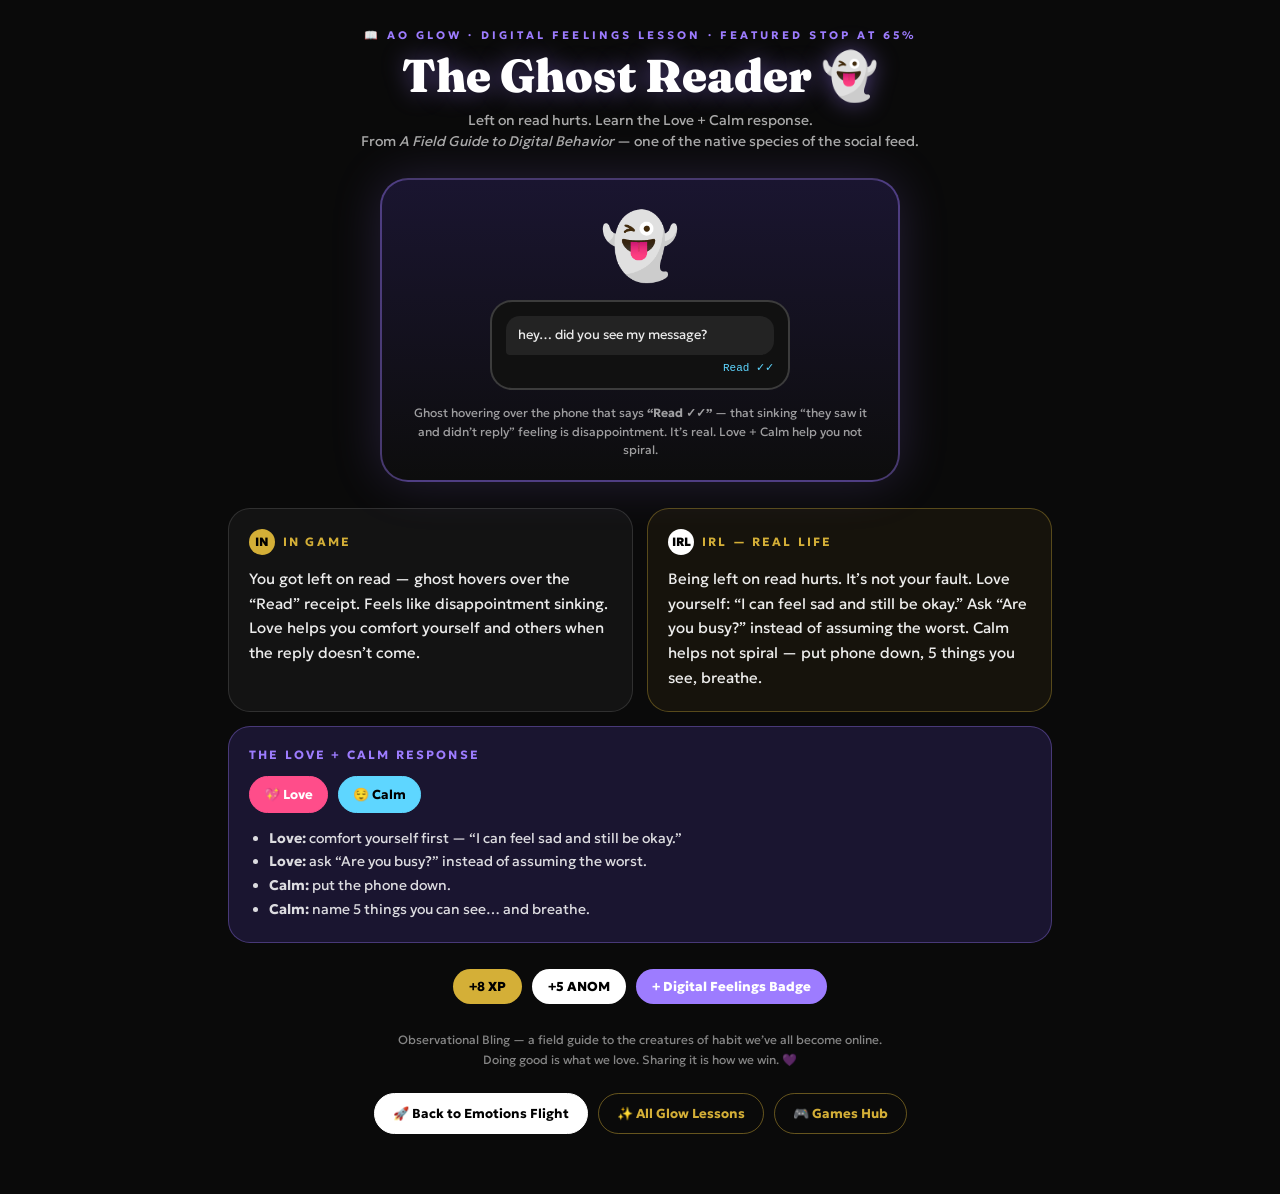
<file: games/emotion-flight/ao_glow_digital_feelings_agentic_artifact_1_b9f1cb18bd28.html>
<!DOCTYPE html>
<html lang="en">
<head>
<meta charset="UTF-8">
<meta name="viewport" content="width=device-width, initial-scale=1">
<title>The Ghost Reader — Digital Feelings Lesson | AO Glow</title>
<link rel="preconnect" href="https://fonts.googleapis.com">
<link href="https://fonts.googleapis.com/css2?family=Fraunces:wght@700;900&family=Geologica:wght@400;600;700&display=swap" rel="stylesheet">
<style>
  * { margin:0; padding:0; box-sizing:border-box; }
  body { background:#0a0a0a; color:#fff; font-family:'Geologica',sans-serif; min-height:100vh; }
  .gold { color:#D4AF37; }
  .wrap { max-width:860px; margin:0 auto; padding:28px 18px 60px; }
  .kicker { text-align:center; font-size:11px; letter-spacing:.28em; text-transform:uppercase; color:#9D7CFF; font-weight:700; }
  h1 { font-family:'Fraunces',serif; font-weight:900; text-align:center; font-size:clamp(30px,6vw,46px); line-height:1.05; margin-top:10px; text-shadow:0 0 24px rgba(157,124,255,.45); }
  .sub { text-align:center; color:rgba(255,255,255,.65); font-size:14px; margin-top:10px; line-height:1.5; }
  .stage { margin:26px auto 0; max-width:520px; background:linear-gradient(180deg,#1a1530,#0d0d0d); border:2px solid rgba(157,124,255,.4); border-radius:28px; padding:26px 20px 20px; box-shadow:0 0 50px rgba(157,124,255,.18); }
  .ghost { font-size:64px; text-align:center; animation:floaty 2.5s ease-in-out infinite; }
  @keyframes floaty { 0%,100%{ transform:translateY(0);} 50%{ transform:translateY(-10px);} }
  .phone { margin:14px auto 0; max-width:300px; background:#111; border:2px solid rgba(255,255,255,.18); border-radius:22px; padding:14px; }
  .bubble { background:#232323; border-radius:14px 14px 14px 4px; padding:10px 12px; font-size:13px; line-height:1.45; color:rgba(255,255,255,.9); }
  .read { text-align:right; font-size:11px; color:#5ED6FF; margin-top:6px; font-family:monospace; }
  .stage-cap { text-align:center; font-size:12px; color:rgba(255,255,255,.6); margin-top:14px; line-height:1.55; }
  .cards { display:grid; grid-template-columns:1fr; gap:14px; margin-top:26px; }
  @media (min-width:680px){ .cards{ grid-template-columns:1fr 1fr; } }
  .card { border-radius:22px; border:1px solid rgba(255,255,255,.12); background:rgba(255,255,255,.04); padding:20px; }
  .card.goldcard { border-color:rgba(212,175,55,.35); background:rgba(212,175,55,.06); }
  .tag { display:inline-grid; place-items:center; width:26px; height:26px; border-radius:50%; background:#D4AF37; color:#000; font-weight:900; font-size:12px; vertical-align:middle; margin-right:8px; }
  .tag.white { background:#fff; }
  .card h2 { display:inline; font-size:12px; letter-spacing:.18em; text-transform:uppercase; color:#D4AF37; }
  .card p { margin-top:12px; font-size:15px; line-height:1.65; color:rgba(255,255,255,.92); }
  .respond { margin-top:14px; border-radius:22px; border:1px solid rgba(157,124,255,.35); background:#1a1530; padding:20px; }
  .respond h2 { font-size:12px; letter-spacing:.18em; text-transform:uppercase; color:#9D7CFF; }
  .chips { display:flex; gap:10px; flex-wrap:wrap; margin-top:14px; }
  .chip { padding:9px 14px; border-radius:999px; font-size:13px; font-weight:700; border:1px solid rgba(255,255,255,.2); }
  .chip.love { background:#FF4D8A; border-color:#FF4D8A; color:#fff; }
  .chip.calm { background:#5ED6FF; border-color:#5ED6FF; color:#000; }
  .steps { margin-top:14px; font-size:14px; line-height:1.7; color:rgba(255,255,255,.85); }
  .steps li { margin-left:20px; }
  .rewards { display:flex; gap:10px; justify-content:center; flex-wrap:wrap; margin-top:26px; }
  .reward { padding:9px 16px; border-radius:999px; font-weight:800; font-size:13px; background:#D4AF37; color:#000; }
  .reward.white { background:#fff; }
  .reward.purple { background:#9D7CFF; color:#fff; }
  .field { margin-top:26px; text-align:center; font-size:12px; line-height:1.7; color:rgba(255,255,255,.5); }
  .links { display:flex; gap:10px; justify-content:center; flex-wrap:wrap; margin-top:22px; }
  .links a { display:inline-flex; padding:11px 18px; border-radius:999px; border:1px solid rgba(212,175,55,.45); color:#D4AF37; text-decoration:none; font-size:13px; font-weight:700; }
  .links a:hover { background:#D4AF37; color:#000; }
  .links a.solid { background:#fff; color:#000; border-color:#fff; }
</style>
</head>
<body>
<div class="wrap">
  <div class="kicker">📖 AO Glow · Digital Feelings Lesson · Featured Stop at 65%</div>
  <h1>The Ghost Reader 👻</h1>
  <p class="sub">Left on read hurts. Learn the Love + Calm response.<br>From <em>A Field Guide to Digital Behavior</em> — one of the native species of the social feed.</p>

  <div class="stage">
    <div class="ghost">👻</div>
    <div class="phone">
      <div class="bubble">hey… did you see my message?</div>
      <div class="read">Read ✓✓</div>
    </div>
    <p class="stage-cap">Ghost hovering over the phone that says <strong>“Read ✓✓”</strong> — that sinking “they saw it and didn’t reply” feeling is disappointment. It’s real. Love + Calm help you not spiral.</p>
  </div>

  <div class="cards">
    <div class="card">
      <span class="tag">IN</span><h2>In Game</h2>
      <p>You got left on read — ghost hovers over the “Read” receipt. Feels like disappointment sinking. Love helps you comfort yourself and others when the reply doesn’t come.</p>
    </div>
    <div class="card goldcard">
      <span class="tag white">IRL</span><h2>IRL — Real Life</h2>
      <p>Being left on read hurts. It’s not your fault. Love yourself: “I can feel sad and still be okay.” Ask “Are you busy?” instead of assuming the worst. Calm helps not spiral — put phone down, 5 things you see, breathe.</p>
    </div>
  </div>

  <div class="respond">
    <h2>The Love + Calm Response</h2>
    <div class="chips">
      <span class="chip love">💖 Love</span>
      <span class="chip calm">😌 Calm</span>
    </div>
    <ul class="steps">
      <li><strong>Love:</strong> comfort yourself first — “I can feel sad and still be okay.”</li>
      <li><strong>Love:</strong> ask “Are you busy?” instead of assuming the worst.</li>
      <li><strong>Calm:</strong> put the phone down.</li>
      <li><strong>Calm:</strong> name 5 things you can see… and breathe.</li>
    </ul>
  </div>

  <div class="rewards">
    <span class="reward">+8 XP</span>
    <span class="reward white">+5 ANOM</span>
    <span class="reward purple">+ Digital Feelings Badge</span>
  </div>

  <p class="field">Observational Bling — a field guide to the creatures of habit we’ve all become online.<br>Doing good is what we love. Sharing it is how we win. 💜</p>

  <div class="links">
    <a class="solid" href="index.html">🚀 Back to Emotions Flight</a>
    <a href="https://anomarsty.lol/glow/">✨ All Glow Lessons</a>
    <a href="https://anomartsy.xyz/games/">🎮 Games Hub</a>
  </div>
</div>
</body>
</html>
</file>
<file: styles.css>
/* AO ALIVE — our own rebuild. Static, no build step, no server.
   Styled to the AO ALIVE LIVING DESIGN STANDARD v2.0
   (Developer Specification & Motion Architecture Reference).
   Colours are operational status, never decoration:
   cyan #00eaff = Active, magenta #ff00c8 = In Build, gold #d8ae55 = Planned.
   BANNED from this stylesheet: pure cyan, pure magenta, purple,
   Electric Violet, Deep Navy (the exact hex codes are in the spec PDF).
   BANNED type: the three office fonts named in the spec PDF.
   The dragon art files keep their own colours — the no-purple rule is the
   UI spec, not a recolour of Eliza's art. */
:root {
  --void: #0a0a10;
  --black: #000000;
  --panel: #141423;
  --deep: #08080f;
  --bg-strip: #05060e;
  --ink: #dffcff;
  --ink-dim: #b9d9dd;
  --ink-faint: rgba(223, 252, 255, 0.55);
  --cyan: #00eaff;
  --magenta: #ff00c8;
  --gold: #d8ae55;
  --line: rgba(0, 234, 255, 0.16);
  --line-soft: rgba(223, 252, 255, 0.1);
  --glass-border: rgba(255, 255, 255, 0.18);
  --glass-bg: linear-gradient(135deg, rgba(255, 255, 255, 0.12), rgba(255, 255, 255, 0.04));
  --ease-out: cubic-bezier(0, 0, .2, 1);
  --display: "Space Grotesk", "Space Mono", sans-serif;
  --mono: "JetBrains Mono", "Space Mono", monospace;
  --sans: Inter, system-ui, sans-serif;
}
* { box-sizing: border-box; }
html { scroll-behavior: smooth; }
body {
  background: var(--void);
  color: var(--ink-dim);
  margin: 0;
  font-family: var(--sans);
  overflow-x: hidden;
  line-height: 1.6;
}
a { color: var(--cyan); }
img { max-width: 100%; display: block; }
h1, h2, h3 { color: var(--ink); line-height: 1.15; margin: 0 0 12px; font-family: var(--display); }
h1 { font-size: clamp(40px, 7vw, 76px); font-weight: 700; letter-spacing: -0.01em; }
h1 strong, h2 em { color: var(--cyan); font-style: normal; }
h2 { font-size: clamp(28px, 4.5vw, 44px); font-weight: 600; }
h2 em { font-style: italic; }
h3 { font-size: 20px; font-weight: 600; }
p { margin: 0 0 14px; }
.eyebrow {
  font-family: var(--mono); font-size: 11px; letter-spacing: .18em;
  text-transform: uppercase; color: var(--cyan); margin-bottom: 10px;
}
.lede { font-size: 18px; color: var(--ink); max-width: 640px; }
.wrap { width: min(1180px, 100% - 40px); margin: 0 auto; position: relative; z-index: 1; }
section { padding: 72px 0; border-top: 1px solid var(--line-soft); }
section:first-of-type { border-top: 0; }

/* ---- AO ALIVE motion physics (spec v2.0 §4–§5) ----
   System axiom: timing over colour. Every animated element gets its own
   loop period — nothing pulses together. Scale max 1.05, translate max 6px. */
@keyframes breathe { 0%, 100% { transform: scale(1); } 50% { transform: scale(1.05); } }
@keyframes pulseLogo {
  0%, 100% { transform: scale(1); filter: drop-shadow(0 0 8px rgba(0, 234, 255, 0.35)); }
  50% { transform: scale(1.06); filter: drop-shadow(0 0 22px rgba(0, 234, 255, 0.9)); }
}
@keyframes orbitInner { from { transform: rotate(0deg) translateX(46px) rotate(0deg); } to { transform: rotate(360deg) translateX(46px) rotate(-360deg); } }
@keyframes orbitMoon { from { transform: rotate(0deg) translateX(54px) rotate(0deg); } to { transform: rotate(360deg) translateX(54px) rotate(-360deg); } }
@keyframes orbitOuter { from { transform: rotate(0deg) translateX(84px) rotate(0deg); } to { transform: rotate(360deg) translateX(84px) rotate(-360deg); } }
@keyframes orbitHub { from { transform: rotate(0deg) translateX(84px) rotate(0deg); } to { transform: rotate(-360deg) translateX(84px) rotate(360deg); } }
@keyframes floatY { 0%, 100% { transform: translateY(0); } 50% { transform: translateY(-6px); } }
@keyframes pulseRing {
  0%, 100% { box-shadow: 0 0 18px rgba(0, 234, 255, 0.6), 0 0 36px rgba(255, 0, 200, 0.35), 0 0 54px rgba(216, 174, 85, 0.2); }
  50% { box-shadow: 0 0 28px rgba(0, 234, 255, 0.9), 0 0 52px rgba(255, 0, 200, 0.55), 0 0 78px rgba(216, 174, 85, 0.3); }
}
@keyframes starPulse { 0%, 100% { opacity: 0.7; } 50% { opacity: 1; } }
/* Accessibility mandate (spec v2.0 §5): */
@media (prefers-reduced-motion: reduce) { * { animation: none !important; } }

/* ---- Staggered house breathing (spec v2.0 §4) ----
   House 1 Pixel & Dot 3.2s · House 2 Clifford & Tater 3.6s (0.2s offset) ·
   House 3 Mood Buddies 3.9s (0.4s offset) · House 4 Patrol Guardians / Arcade 4.1s (0.6s offset).
   Applied presentationally only: Pixel & Dot card = House 1, Tater & Clifford
   guardian = House 2, the guided-reflection story panel (feelings) = House 3,
   Arcade card = House 4. No content or meaning changed. */
.house-1 { animation: breathe 3.2s ease-in-out infinite; }
.house-2 { animation: breathe 3.6s ease-in-out infinite; animation-delay: 0.2s; }
.house-3 { animation: breathe 3.9s ease-in-out infinite; animation-delay: 0.4s; }
.house-4 { animation: breathe 4.1s ease-in-out infinite; animation-delay: 0.6s; }

/* ---- Starfield: 180 ambient stars (spec v2.0 §4) ----
   Stars are generated by the script at the end of index.html, one span each,
   cyan / magenta / gold, opacity 0.7 to 1.0, each with its own drift period. */
.starfield { position: fixed; inset: 0; z-index: 0; pointer-events: none; overflow: hidden; }
.starfield .star { position: absolute; border-radius: 50%; animation: starPulse ease-in-out infinite; }

/* ---- Glassmorphism panel standard (spec v2.0 §3) ----
   backdrop-filter blur(18px); 1px rgba(255,255,255,0.18) border;
   radius 16–24px; gradient rgba(255,255,255,0.12) → rgba(255,255,255,0.04). */
.glass {
  background: var(--glass-bg);
  backdrop-filter: blur(18px);
  -webkit-backdrop-filter: blur(18px);
  border: 1px solid var(--glass-border);
}

/* ---- AO NETWORK strip: THE FIX ----
   The live strip was one row with overflow-x:auto and a hidden scrollbar,
   so the last two links slid off the edge. Here the links wrap onto a
   second row instead, so all six are always visible. */
.ao-network {
  position: sticky; top: 0; z-index: 50;
  background: rgba(5, 6, 14, 0.92);
  backdrop-filter: blur(18px);
  -webkit-backdrop-filter: blur(18px);
  border-bottom: 1px solid var(--line);
  box-shadow: 0 8px 24px rgba(0, 0, 0, 0.16);
}
.ao-network__inner {
  width: min(1440px, 100%); margin: 0 auto;
  min-height: 46px; padding: 6px clamp(18px, 5vw, 82px);
  display: flex; flex-wrap: wrap; align-items: center;
  gap: 8px clamp(14px, 2.5vw, 32px);
}
.ao-network__label {
  font: 700 8px var(--mono); letter-spacing: .14em; color: var(--cyan);
  white-space: nowrap; flex: none; display: inline-flex; align-items: center; gap: 7px;
}
.ao-network__links {
  display: flex; flex-wrap: wrap; align-items: stretch;
  gap: 5px clamp(5px, 1.2vw, 16px); min-width: 0;
}
.ao-network__link {
  color: rgba(223, 252, 255, 0.68); min-height: 34px; text-decoration: none;
  border-left: 1px solid var(--line-soft); flex: none;
  display: inline-flex; align-items: center; gap: 7px; padding: 0 10px;
  transition: color .16s var(--ease-out), background .16s var(--ease-out);
}
.ao-network__link span { font: 700 8px var(--mono); letter-spacing: .06em; white-space: nowrap; }
.ao-network__link small { color: rgba(223, 252, 255, 0.4); font: 500 8px var(--mono); letter-spacing: .03em; white-space: nowrap; }
.ao-network__link:hover, .ao-network__link:focus-visible { color: var(--cyan); background: rgba(0, 234, 255, 0.08); border-left-color: var(--cyan); outline: none; }
.ao-network__link--magenta:hover, .ao-network__link--magenta:focus-visible { color: var(--magenta); background: rgba(255, 0, 200, 0.08); border-left-color: var(--magenta); }
.ao-network__link--gold:hover, .ao-network__link--gold:focus-visible { color: var(--gold); background: rgba(216, 174, 85, 0.08); border-left-color: var(--gold); }
.ao-network__link.is-canonical { color: var(--ink); border-left-color: rgba(0, 234, 255, 0.45); }
.ao-network__note {
  width: 100%; font: 500 11px var(--mono); color: var(--ink-faint);
  padding: 2px 0 4px;
}
.ao-network__note b { color: var(--gold); font-weight: 600; }

/* ---- header nav ---- */
.site-header {
  display: flex; align-items: center; justify-content: space-between; gap: 16px;
  padding: 18px 0; flex-wrap: wrap;
}
.wordmark {
  display: inline-block;
  font-family: var(--display); font-size: 22px; color: var(--ink); text-decoration: none; letter-spacing: .04em;
  animation: pulseLogo 2.6s ease-in-out infinite;
}
.wordmark b { color: var(--cyan); font-weight: 700; }
.site-nav { display: flex; flex-wrap: wrap; gap: 4px 18px; font-family: var(--mono); font-size: 11px; letter-spacing: .12em; text-transform: uppercase; }
.site-nav a { color: var(--ink-dim); text-decoration: none; padding: 6px 2px; }
.site-nav a:hover { color: var(--cyan); }

/* ---- hero ---- */
.hero { text-align: left; padding: 64px 0 72px; }
.hero__signal { font-family: var(--mono); font-size: 11px; letter-spacing: .18em; color: var(--cyan); text-transform: uppercase; margin-bottom: 18px; }
.hero__grid { display: grid; grid-template-columns: 1.1fr 0.9fr; gap: 40px; align-items: center; }
.hero__art {
  border: 1px solid var(--glass-border); border-radius: 16px; overflow: hidden; background: var(--black);
  position: relative; box-shadow: 0 10px 24px rgba(0, 0, 0, 0.35);
  animation: floatY 6.0s ease-in-out infinite;
}
.hero__art img { width: 100%; height: 100%; object-fit: cover; aspect-ratio: 4 / 3; }
.hero__art figcaption { font-family: var(--mono); font-size: 11px; letter-spacing: .12em; color: var(--ink-faint); padding: 10px 14px; text-transform: uppercase; }
.orbits { position: absolute; inset: 0; pointer-events: none; }
.orbit-dot { position: absolute; top: 50%; left: 50%; width: 6px; height: 6px; margin: -3px 0 0 -3px; border-radius: 50%; }
.orbit-dot--inner { background: var(--cyan); box-shadow: 0 0 10px rgba(0, 234, 255, 0.9); animation: orbitInner 3.8s linear infinite; }
.orbit-dot--moon { background: var(--ink); box-shadow: 0 0 10px rgba(223, 252, 255, 0.9); animation: orbitMoon 4.0s linear infinite; }
.orbit-dot--outer { background: var(--magenta); box-shadow: 0 0 10px rgba(255, 0, 200, 0.9); animation: orbitOuter 6.0s linear infinite; }
.orbit-dot--hub { background: var(--gold); box-shadow: 0 0 10px rgba(216, 174, 85, 0.9); animation: orbitHub 7.0s linear infinite; }
.hero-actions { display: flex; flex-wrap: wrap; gap: 12px; margin-top: 26px; }
.btn {
  display: inline-block; padding: 13px 22px; border-radius: 999px; text-decoration: none;
  font-family: var(--mono); font-size: 12px; letter-spacing: .1em; text-transform: uppercase;
  border: 1px solid var(--cyan); color: #001318; background: var(--cyan); font-weight: 700;
  animation: pulseRing 4.0s ease-in-out infinite;
}
.btn--ghost { background: transparent; color: var(--cyan); animation: none; }
.btn--ghost:hover { background: rgba(0, 234, 255, 0.1); }
.btn:hover { filter: brightness(1.1); }

/* ---- vision / safe word ---- */
.vision-lines { list-style: none; padding: 0; margin: 26px 0 0; display: grid; gap: 12px; }
.vision-lines li { border-left: 2px solid var(--cyan); padding-left: 16px; color: var(--ink); font-family: var(--display); font-size: 20px; }
.vision-lines li:nth-child(2) { border-left-color: var(--magenta); }
.vision-lines li:nth-child(3) { border-left-color: var(--gold); }
.safe-word { text-align: center; padding: 84px 0; }
.safe-word h2 { font-size: clamp(34px, 6vw, 60px); }
.safe-word p { max-width: 620px; margin: 0 auto 14px; }
.safe-word .attribution { font-family: var(--mono); font-size: 12px; letter-spacing: .12em; color: var(--gold); text-transform: uppercase; }

/* ---- tiny story ---- */
.story {
  background: var(--glass-bg);
  backdrop-filter: blur(18px);
  -webkit-backdrop-filter: blur(18px);
  border: 1px solid var(--glass-border);
  border-radius: 20px; padding: 40px clamp(20px, 5vw, 56px);
  box-shadow: 0 10px 24px rgba(0, 0, 0, 0.35);
}
.story__moment { font-family: var(--display); font-size: 24px; color: var(--ink); max-width: 560px; }
.story__choices { display: grid; gap: 10px; margin-top: 24px; }
.story__choice {
  text-align: left; background: transparent; color: var(--ink); cursor: pointer;
  border: 1px solid var(--line); border-radius: 12px; padding: 14px 18px;
  font: 600 15px var(--sans);
}
.story__choice:hover, .story__choice[aria-pressed="true"] { border-color: var(--cyan); background: rgba(0, 234, 255, 0.07); }
.story__answer { display: none; margin-top: 18px; border-left: 2px solid var(--gold); padding-left: 16px; }
.story__answer.show { display: block; }
.story__answer strong { color: var(--gold); display: block; margin-bottom: 4px; }
.story__fineprint { font-size: 13px; color: var(--ink-faint); margin-top: 22px; }

/* ---- worlds ---- */
.worlds-grid { display: grid; grid-template-columns: repeat(auto-fill, minmax(260px, 1fr)); gap: 16px; margin-top: 32px; }
.world-card {
  background: var(--glass-bg);
  backdrop-filter: blur(18px);
  -webkit-backdrop-filter: blur(18px);
  border: 1px solid var(--glass-border);
  border-radius: 18px; overflow: hidden;
  display: flex; flex-direction: column; text-decoration: none; color: inherit;
  box-shadow: 0 8px 22px rgba(0, 0, 0, 0.3);
}
.world-card:hover { border-color: var(--cyan); }
.world-card__art { aspect-ratio: 16 / 9; overflow: hidden; background: var(--black); }
.world-card__art img { width: 100%; height: 100%; object-fit: cover; object-position: center 44%; }
.world-card__body { padding: 16px 18px 18px; }
.world-card__eyebrow { font-family: var(--mono); font-size: 10px; letter-spacing: .16em; text-transform: uppercase; color: var(--cyan); }
.world-card h3 { margin: 6px 0 6px; }
.world-card p { font-size: 14px; margin: 0; }
.status {
  display: inline-block; font: 700 10px var(--mono); letter-spacing: .14em;
  padding: 3px 8px; border-radius: 999px; margin-top: 12px; text-transform: uppercase;
}
.status--live { color: #001318; background: var(--cyan); }
.status--build { color: #1a0a14; background: var(--magenta); }
.status--planned { color: #241a05; background: var(--gold); }

/* ---- travel animals ---- */
.animals { display: grid; grid-template-columns: repeat(auto-fill, minmax(220px, 1fr)); gap: 16px; margin-top: 32px; }
.animal {
  background: var(--glass-bg);
  backdrop-filter: blur(18px);
  -webkit-backdrop-filter: blur(18px);
  border: 1px solid var(--glass-border);
  border-radius: 18px; overflow: hidden;
  box-shadow: 0 8px 22px rgba(0, 0, 0, 0.3);
}
.animal img { width: 100%; aspect-ratio: 1 / 1; object-fit: cover; background: var(--black); }
.animal__body { padding: 14px 16px 16px; }
.animal__body h3 { margin: 0 0 4px; font-size: 18px; }
.animal__signal { font-family: var(--mono); font-size: 11px; letter-spacing: .12em; color: var(--magenta); text-transform: uppercase; }
.animal__body p { font-size: 14px; margin: 8px 0 0; }
.animal__timing { font-family: var(--mono); font-size: 11px; color: var(--gold); margin-top: 8px; }

/* ---- domain directory ---- */
.domain-grid { display: grid; grid-template-columns: repeat(auto-fill, minmax(300px, 1fr)); gap: 16px; margin-top: 32px; }
.domain-card {
  background: var(--glass-bg);
  backdrop-filter: blur(18px);
  -webkit-backdrop-filter: blur(18px);
  border: 1px solid var(--glass-border);
  border-radius: 18px; padding: 20px;
  box-shadow: 0 8px 22px rgba(0, 0, 0, 0.3);
}
.domain-card__top { display: flex; justify-content: space-between; gap: 10px; font-family: var(--mono); font-size: 10px; letter-spacing: .14em; text-transform: uppercase; color: var(--cyan); }
.domain-card__top b { color: var(--gold); }
.domain-card strong { display: block; color: var(--ink); font-size: 19px; margin: 8px 0 2px; }
.domain-card code { font-family: var(--mono); font-size: 12px; color: var(--ink-dim); word-break: break-all; }
.domain-card p { font-size: 14px; margin: 10px 0 14px; }
.domain-card a { font-family: var(--mono); font-size: 11px; letter-spacing: .1em; text-transform: uppercase; }
.manus-flag { border: 1px dashed rgba(216, 174, 85, 0.6); border-radius: 10px; padding: 10px 12px; font-size: 13px; margin-top: 14px; }
.manus-flag b { color: var(--gold); }
.routing-note { margin-top: 24px; font-size: 14px; border-left: 2px solid var(--cyan); padding-left: 14px; }
.routing-note b { color: var(--ink); }

/* ---- wayfinding / destinations ---- */
.dest-grid { display: grid; grid-template-columns: repeat(auto-fill, minmax(280px, 1fr)); gap: 16px; margin-top: 32px; }
.dest {
  background: var(--glass-bg);
  backdrop-filter: blur(18px);
  -webkit-backdrop-filter: blur(18px);
  border: 1px solid var(--glass-border);
  border-radius: 18px; padding: 20px;
  box-shadow: 0 8px 22px rgba(0, 0, 0, 0.3);
}
.dest .eyebrow { margin-bottom: 6px; }
.dest h3 { margin-bottom: 6px; }
.dest p { font-size: 14px; margin: 0 0 12px; }

/* ---- profile preview ---- */
.profile { display: grid; grid-template-columns: 0.9fr 1.1fr; gap: 32px; align-items: center; }
.profile__art { border: 1px solid var(--glass-border); border-radius: 16px; overflow: hidden; background: var(--black); box-shadow: 0 10px 24px rgba(0, 0, 0, 0.35); }
.profile__art img { width: 100%; aspect-ratio: 1 / 1; object-fit: cover; }
.profile__stats { display: grid; grid-template-columns: repeat(3, 1fr); gap: 12px; margin-top: 20px; }
.profile__stat {
  background: var(--glass-bg);
  backdrop-filter: blur(18px);
  -webkit-backdrop-filter: blur(18px);
  border: 1px solid var(--glass-border);
  border-radius: 16px; padding: 14px;
}
.profile__stat b { display: block; color: var(--ink); font-size: 20px; }
.profile__stat span { font-family: var(--mono); font-size: 10px; letter-spacing: .12em; text-transform: uppercase; color: var(--ink-faint); }

/* ---- empathy / principles ---- */
.steps { display: grid; grid-template-columns: repeat(auto-fit, minmax(200px, 1fr)); gap: 16px; margin-top: 28px; }
.step { border-top: 2px solid var(--cyan); padding-top: 14px; }
.step:nth-child(2) { border-top-color: var(--magenta); }
.step:nth-child(3) { border-top-color: var(--gold); }
.step:nth-child(4) { border-top-color: var(--ink); }
.step h3 { margin-bottom: 6px; }
.step p { font-size: 14px; margin: 0; }
.quote { font-family: var(--display); font-size: clamp(22px, 3.4vw, 32px); color: var(--ink); margin: 28px 0 0; }
.quote em { color: var(--gold); font-style: italic; }

/* ---- guardians ---- */
.guardian-grid { display: grid; grid-template-columns: 1fr 1fr; gap: 20px; margin-top: 32px; }
.guardian {
  background: var(--glass-bg);
  backdrop-filter: blur(18px);
  -webkit-backdrop-filter: blur(18px);
  border: 1px solid var(--glass-border);
  border-radius: 16px; overflow: hidden;
  box-shadow: 0 10px 24px rgba(0, 0, 0, 0.35);
}
.guardian img { width: 100%; aspect-ratio: 16 / 10; object-fit: cover; background: var(--black); }
.guardian__body { padding: 20px 22px 22px; }
.guardian__body .eyebrow { color: var(--magenta); }
.guardian__body blockquote { font-family: var(--display); color: var(--ink); font-size: 19px; margin: 14px 0 0; }
.guardian__body h4 { font-family: var(--display); color: var(--ink); font-size: 18px; margin: 18px 0 4px; }
.guardian__promise { margin-top: 20px; font-size: 14px; border-left: 2px solid var(--gold); padding-left: 14px; }
.guardian__promise b { color: var(--ink); }

/* ---- observatory / events ---- */
.stats-row { display: grid; grid-template-columns: repeat(auto-fit, minmax(160px, 1fr)); gap: 16px; margin-top: 28px; }
.stat {
  background: var(--glass-bg);
  backdrop-filter: blur(18px);
  -webkit-backdrop-filter: blur(18px);
  border: 1px solid var(--glass-border);
  border-radius: 16px; padding: 18px;
  box-shadow: 0 8px 22px rgba(0, 0, 0, 0.3);
}
.stat b { display: block; font-size: 30px; color: var(--cyan); font-family: var(--display); }
.stat span { font-size: 13px; }
.event-list { display: grid; gap: 14px; margin-top: 28px; }
.event {
  background: var(--glass-bg);
  backdrop-filter: blur(18px);
  -webkit-backdrop-filter: blur(18px);
  border: 1px solid var(--glass-border);
  border-radius: 18px; padding: 18px 20px;
  box-shadow: 0 8px 22px rgba(0, 0, 0, 0.3);
}
.event h3 { margin-bottom: 4px; }
.event .event__meta { font-family: var(--mono); font-size: 11px; letter-spacing: .12em; color: var(--gold); text-transform: uppercase; margin-bottom: 6px; }
.event p { font-size: 14px; margin: 0; }

/* ---- contact / footer ---- */
.contact { text-align: center; }
.contact .btn { margin-top: 10px; }
footer { border-top: 1px solid var(--line-soft); padding: 40px 0 48px; background: var(--black); position: relative; z-index: 1; }
footer .closing { font-family: var(--display); font-size: clamp(26px, 4vw, 40px); color: var(--ink); text-align: center; margin-bottom: 24px; }
footer .closing em { color: var(--cyan); font-style: italic; }
.footer-row { display: flex; flex-wrap: wrap; gap: 12px 28px; justify-content: space-between; font-size: 13px; color: var(--ink-faint); }
.draft-note {
  margin-top: 28px; border: 1px dashed rgba(216, 174, 85, 0.6); border-radius: 12px;
  padding: 14px 16px; font-size: 13px; color: var(--ink-dim);
}
.draft-note b { color: var(--gold); }

/* placeholder for any image that could not be fetched */
.img-missing {
  aspect-ratio: 16 / 9; display: flex; align-items: center; justify-content: center;
  background: var(--black); color: var(--ink-faint); font-family: var(--mono); font-size: 11px;
  letter-spacing: .12em; text-transform: uppercase; text-align: center; padding: 20px;
  border: 1px dashed var(--line);
}

@media (max-width: 820px) {
  .hero__grid, .profile, .guardian-grid { grid-template-columns: 1fr; }
  section { padding: 52px 0; }
  .ao-network__link small { display: none; }
}

/* ---- EXPLORE nav (Nov 25 2026) — doorways to the updated content ---- */
.explore-nav { display: flex; flex-wrap: wrap; gap: 12px; padding: 26px 0 6px; }
.explore-nav__btn { flex: 1 1 180px; display: flex; flex-direction: column; gap: 2px;
  padding: 16px 18px; border-radius: 14px; text-decoration: none;
  background: var(--glass-bg); border: 1px solid var(--glass-border);
  color: var(--ink); font-family: var(--display); font-size: 19px; font-weight: 600;
  transition: transform .25s var(--ease-out), border-color .25s var(--ease-out); }
.explore-nav__btn small { font-family: var(--sans); font-size: 12.5px; font-weight: 400; color: var(--ink-dim); }
.explore-nav__btn:hover { transform: translateY(-2px); }
.explore-nav__icon { font-size: 24px; line-height: 1.2; }
.explore-nav__btn--cyan { border-color: rgba(0, 234, 255, 0.45); }
.explore-nav__btn--cyan:hover { border-color: var(--cyan); }
.explore-nav__btn--magenta { border-color: rgba(255, 0, 200, 0.45); }
.explore-nav__btn--magenta:hover { border-color: var(--magenta); }
.explore-nav__btn--gold { border-color: rgba(216, 174, 85, 0.5); }
.explore-nav__btn--gold:hover { border-color: var(--gold); }
@media (prefers-reduced-motion: reduce) { .explore-nav__btn { transition: none; } .explore-nav__btn:hover { transform: none; } }
</file>
